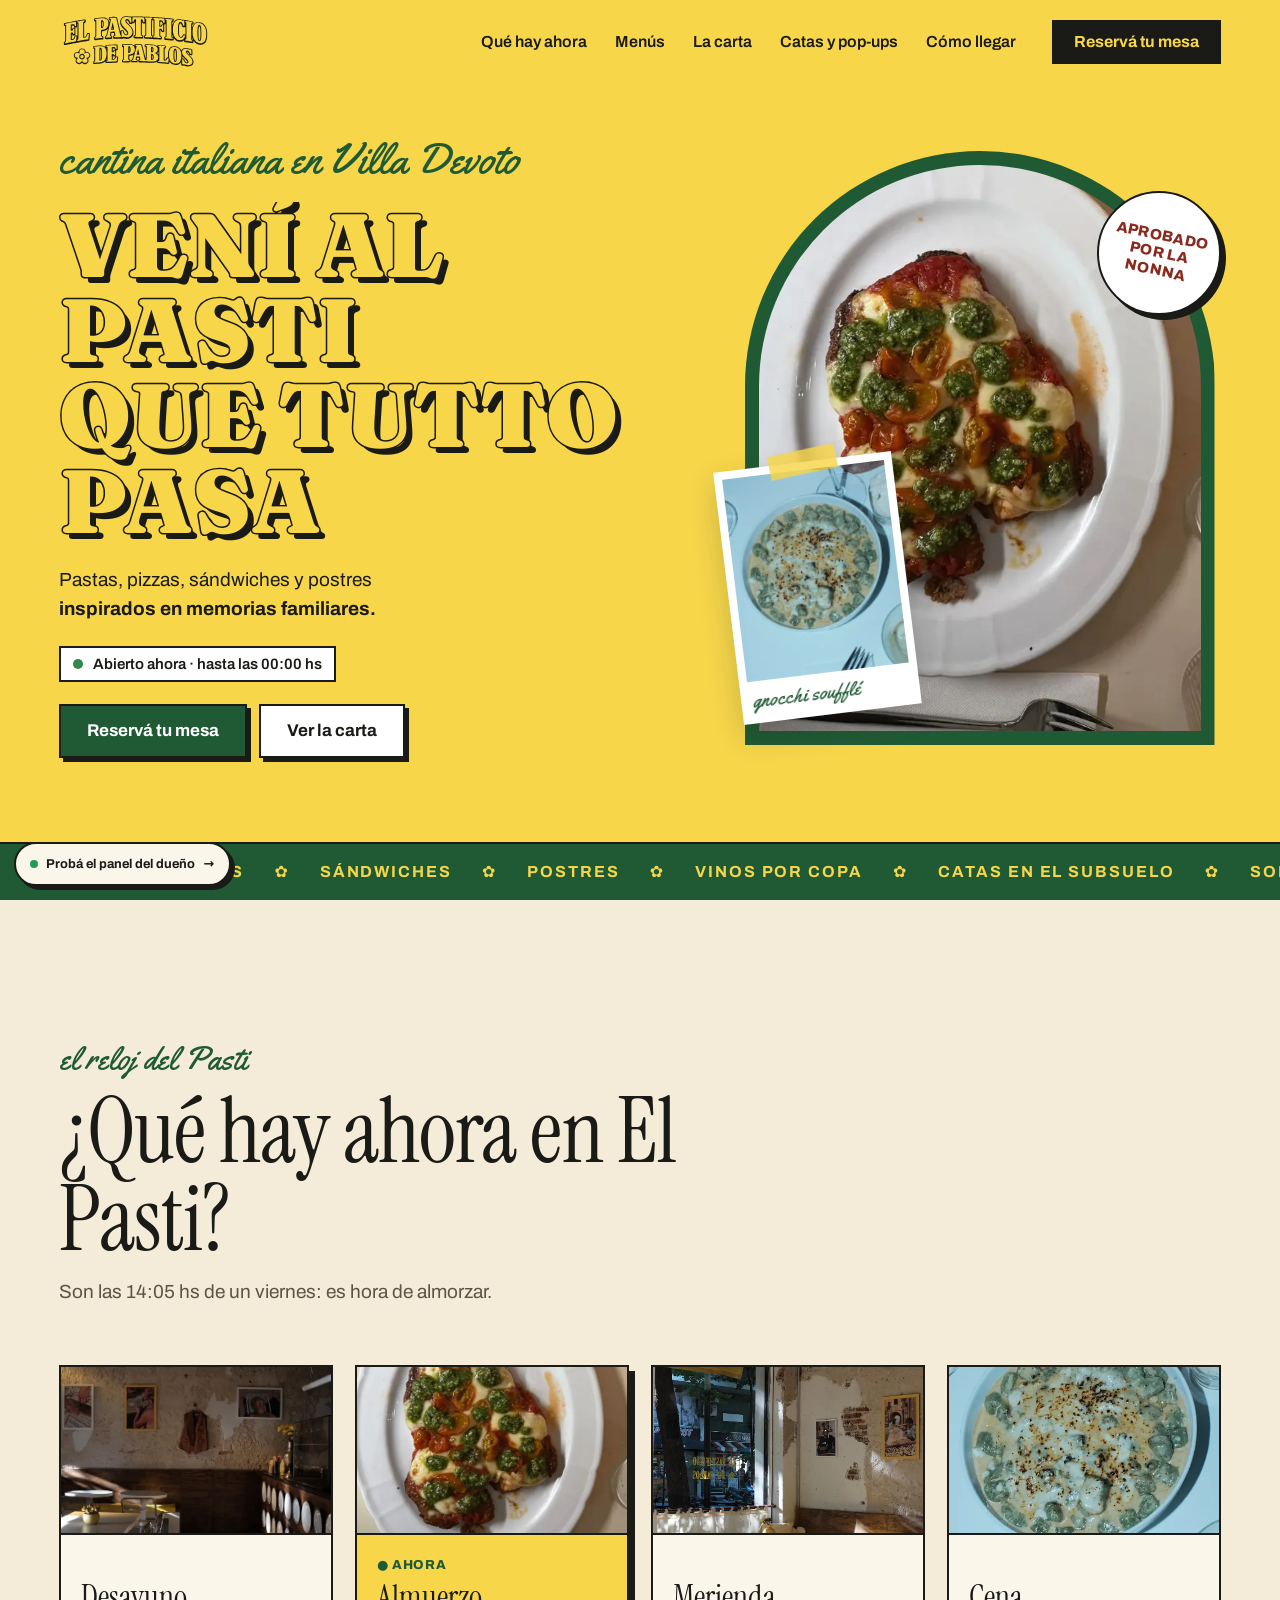
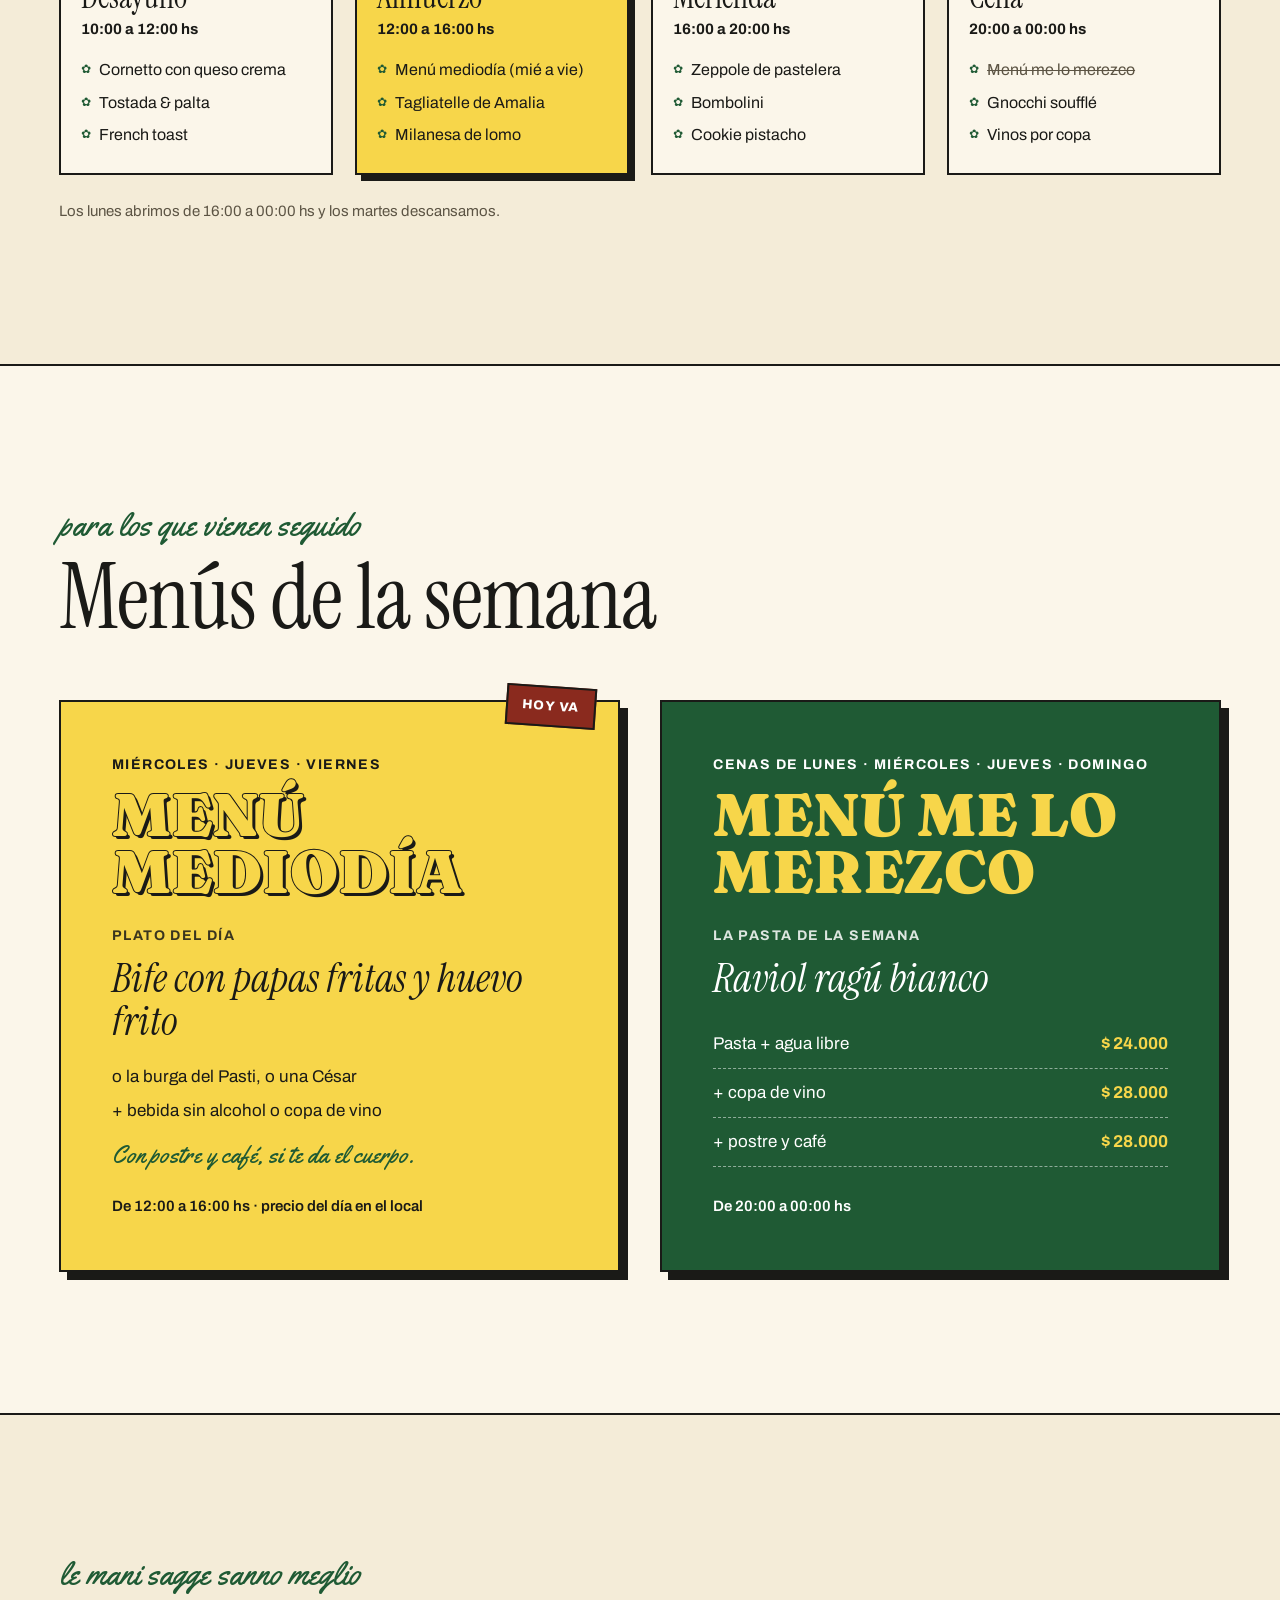
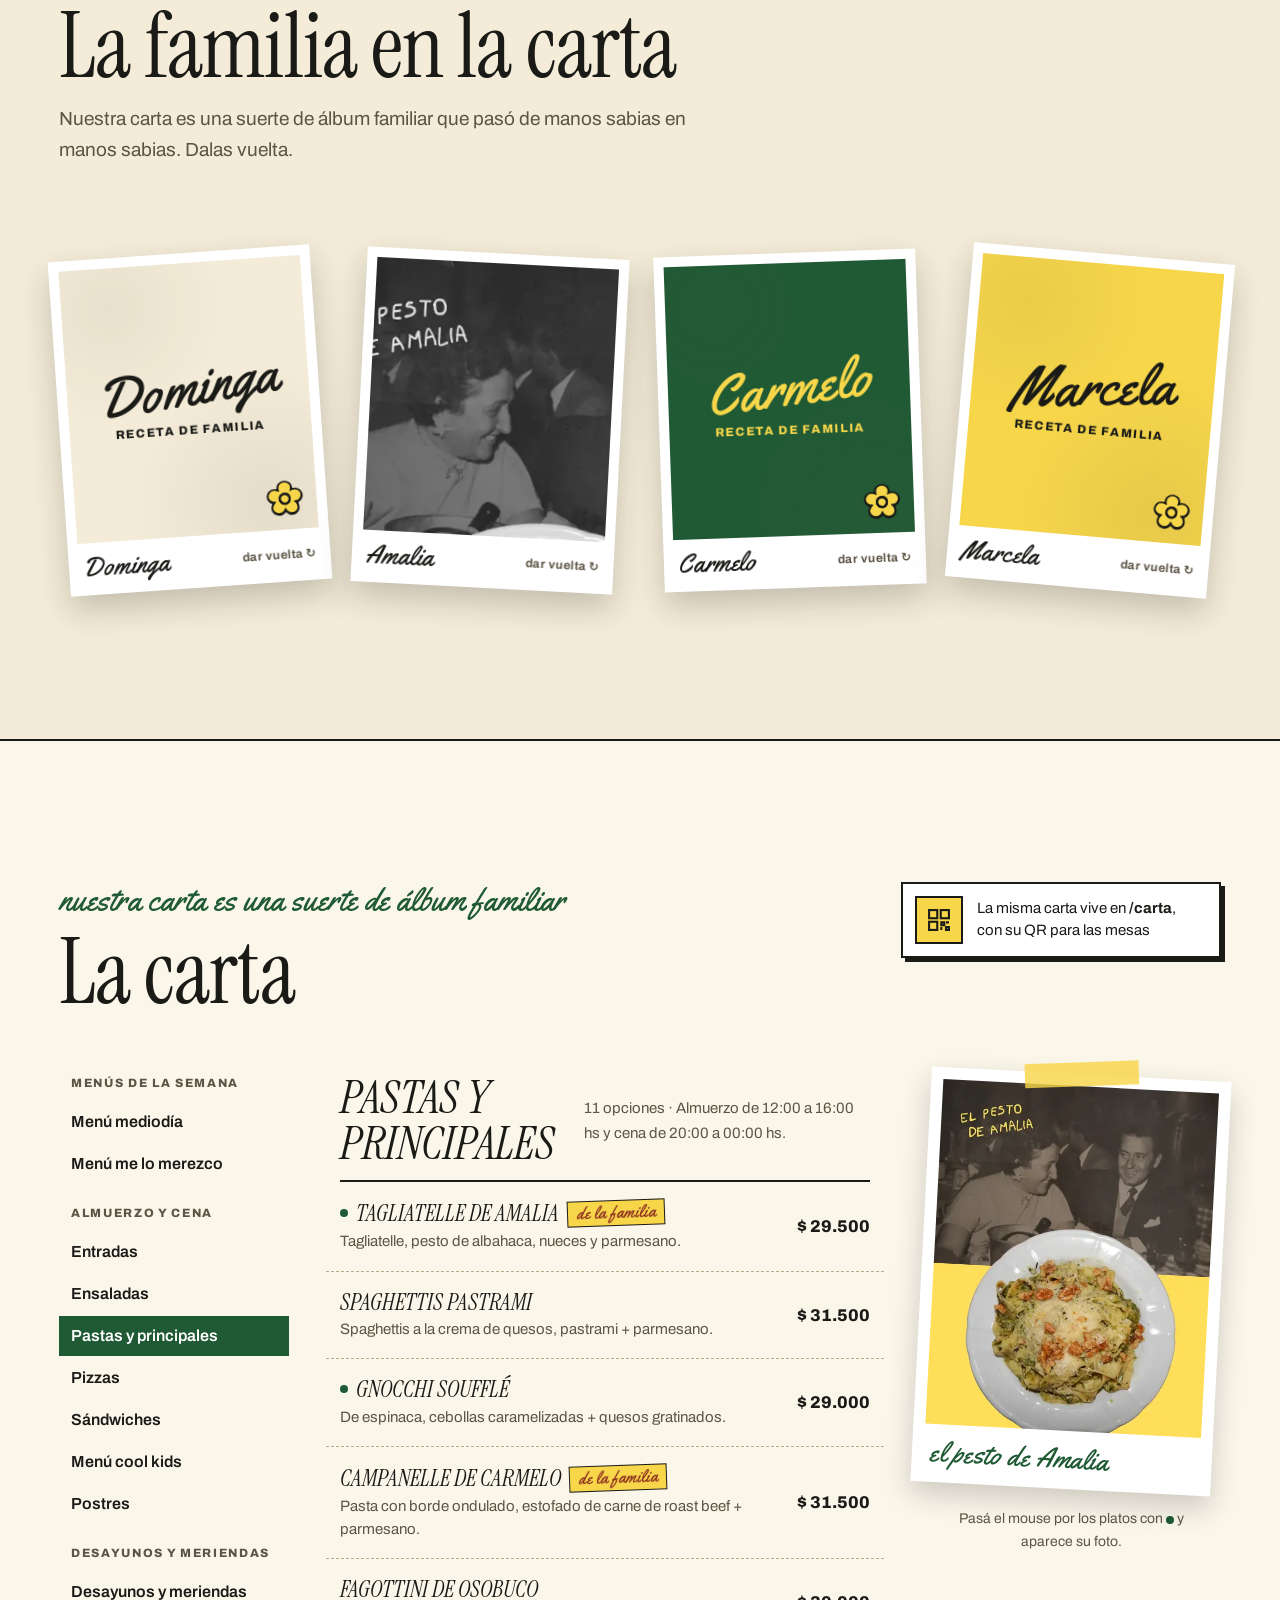
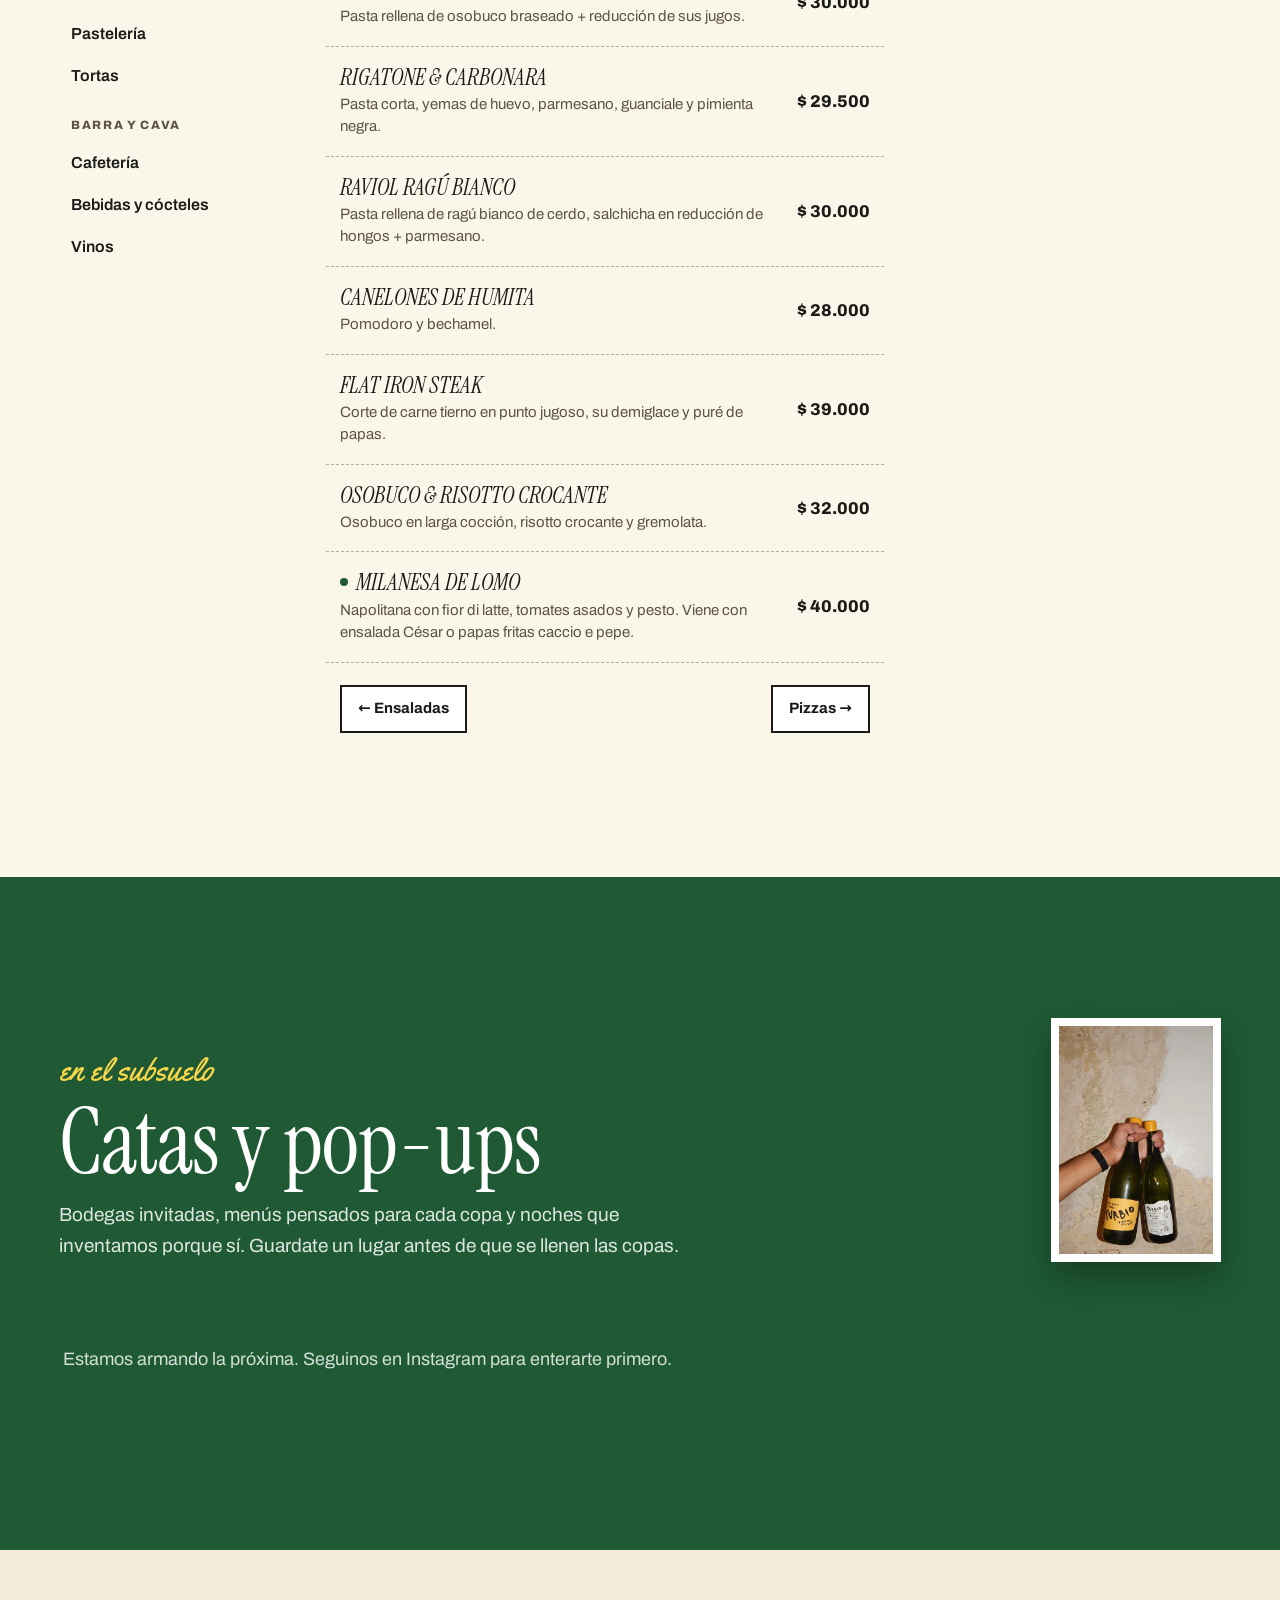
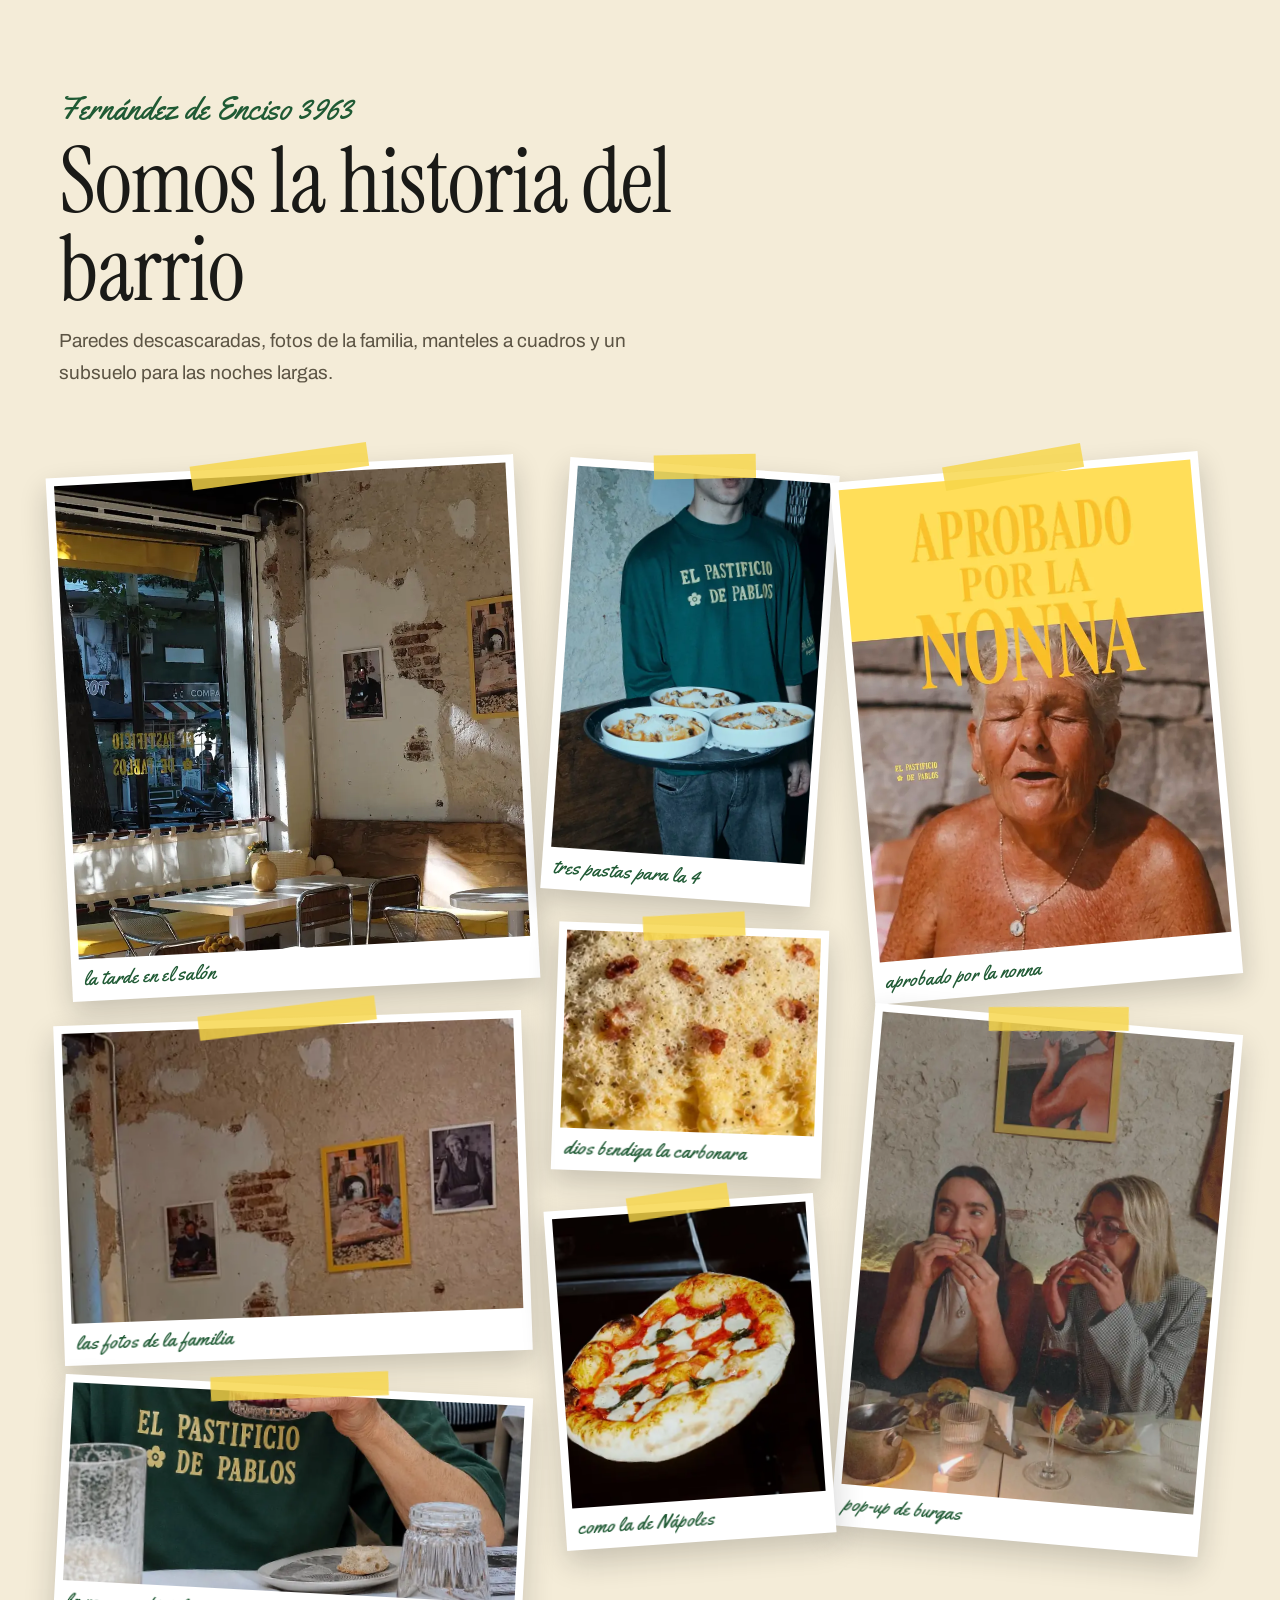
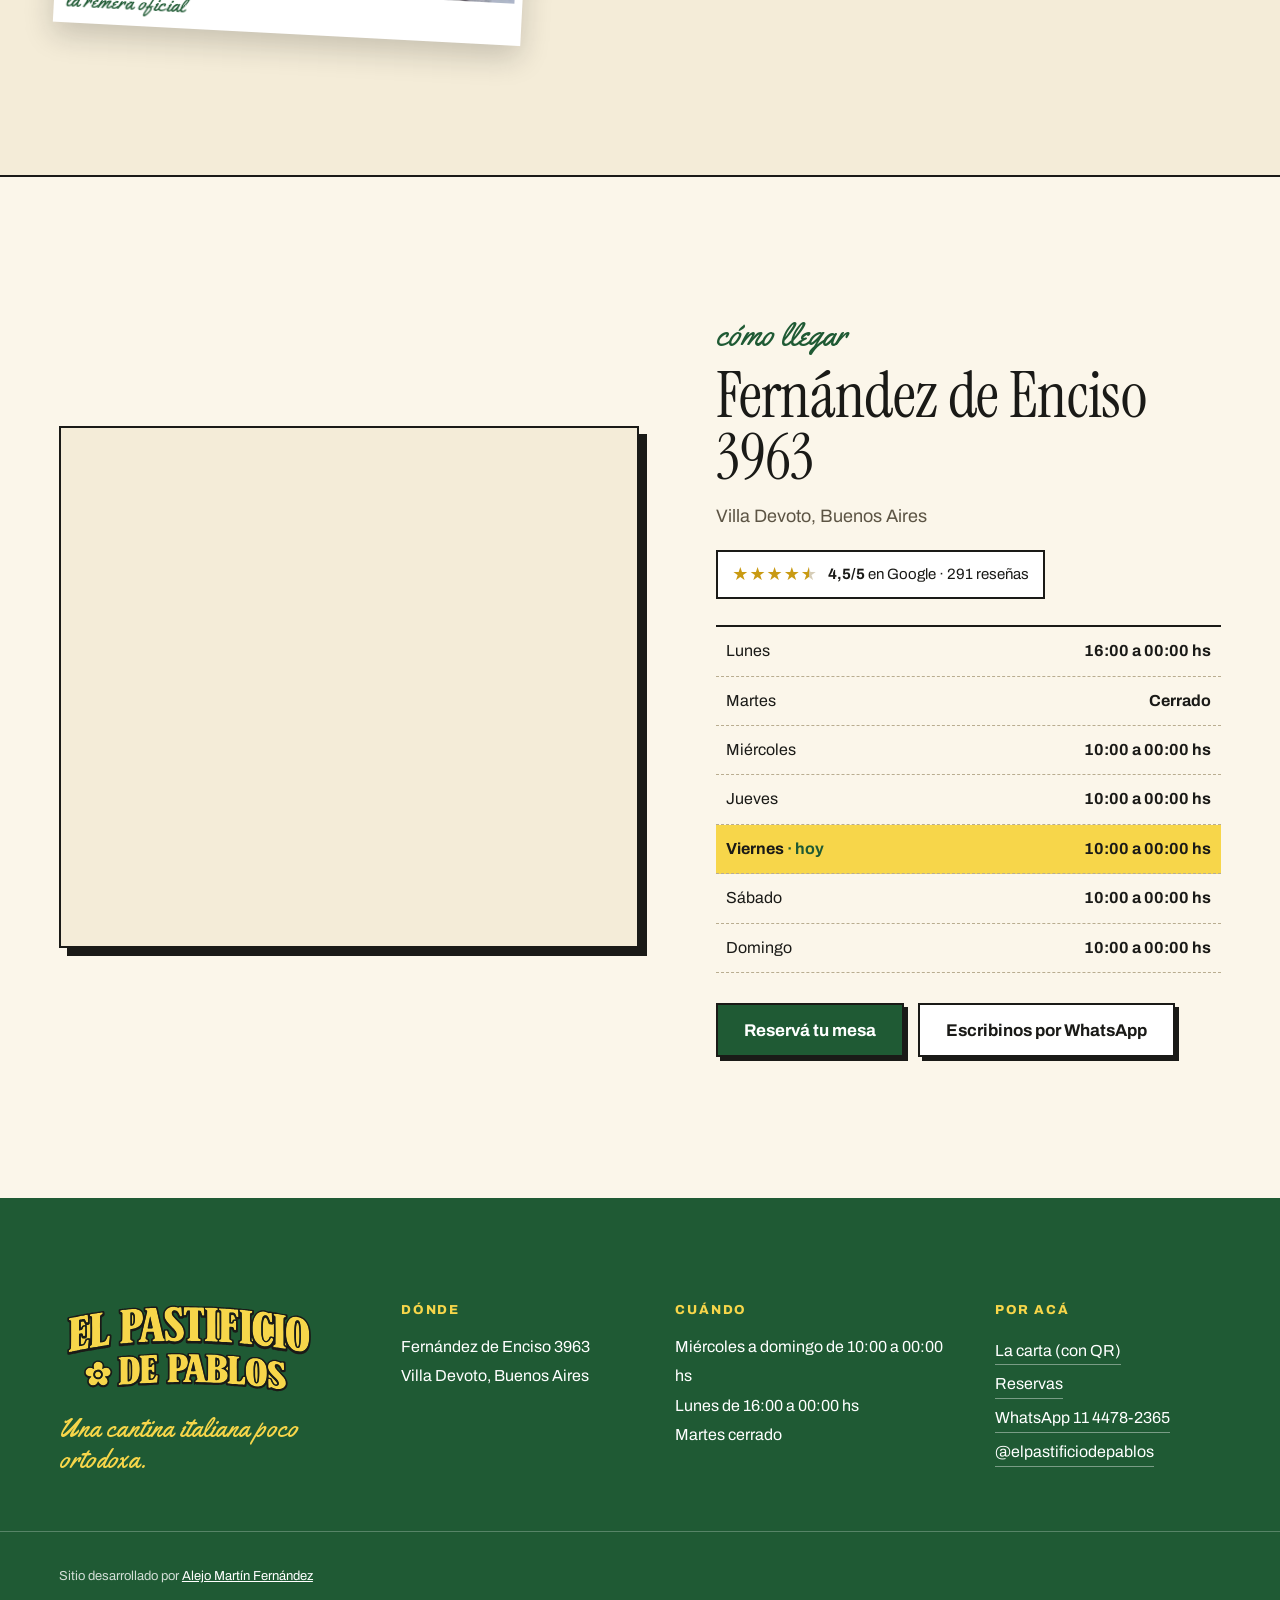
<file: index.html>
<!doctype html>
<html lang="es">
<head>
<meta charset="utf-8">
<meta name="viewport" content="width=device-width, initial-scale=1, viewport-fit=cover">
<title>El Pastificio de Pablos · Cantina italiana en Villa Devoto</title>
<meta name="description" content="Una cantina italiana poco ortodoxa en Villa Devoto: la carta, el menú del mediodía, las catas y las reservas en un solo lugar.">
<meta property="og:type" content="website">
<meta property="og:site_name" content="El Pastificio de Pablos">
<meta property="og:url" content="https://elpastificiodepablos.vercel.app/">
<meta property="og:title" content="El Pastificio de Pablos · Cantina italiana en Devoto">
<meta property="og:description" content="La carta, el menú del mediodía y las catas en un solo lugar. Fernández de Enciso 3963.">
<meta property="og:image" content="https://elpastificiodepablos.vercel.app/img/og.jpg?v=1">
<meta property="og:image:width" content="1200">
<meta property="og:image:height" content="630">
<meta property="og:image:type" content="image/jpeg">
<meta property="og:image:alt" content="El Pastificio de Pablos, una cantina italiana poco ortodoxa en Villa Devoto">
<meta name="twitter:card" content="summary_large_image">
<meta name="twitter:image" content="https://elpastificiodepablos.vercel.app/img/og.jpg?v=1">
<meta name="theme-color" content="#f7d64a">
<link rel="icon" href="img/flor.svg" type="image/svg+xml">
<script>
  (function () {
    var d = document.documentElement; d.classList.add('js');
    var reduce = window.matchMedia && matchMedia('(prefers-reduced-motion: reduce)').matches;
    if (!reduce) d.classList.add('con-intro');
  })();
</script>
<link rel="preload" href="fonts/fraunces-latin-900-normal.woff2" as="font" type="font/woff2" crossorigin>
<link rel="preload" href="fonts/archivo-latin-wght-normal.woff2" as="font" type="font/woff2" crossorigin>
<link rel="preload" href="img/logo-texto.svg" as="image">
<link rel="stylesheet" href="css/fuentes.css?v=1">
<link rel="stylesheet" href="kit/kit.css?v=1">
<link rel="stylesheet" href="css/style.css?v=1">
</head>
<body>

<div class="intro" id="intro" aria-hidden="true">
  <div class="intro__logo">
    <img class="intro__texto" src="img/logo-texto.svg" alt="" width="500" height="190">
    <img class="intro__flor" src="img/flor.svg" alt="" width="60" height="58">
  </div>
  <span class="intro__borde"></span>
</div>

<header class="barra" id="barra">
  <div class="barra__in">
    <a class="barra__logo" href="#inicio" aria-label="El Pastificio de Pablos, inicio"><img src="img/logo.svg" alt="El Pastificio de Pablos" width="500" height="190"></a>
    <nav class="barra__nav" aria-label="Secciones">
      <a href="#ahora">Qué hay ahora</a>
      <a href="#menus">Menús</a>
      <a href="#carta">La carta</a>
      <a href="#catas">Catas y pop-ups</a>
      <a href="#llegar">Cómo llegar</a>
    </nav>
    <a class="btn btn--tinta barra__cta" href="https://elpastificiodepablos.meitre.com" target="_blank" rel="noopener"><span>Reservá<span class="solo-desk"> tu mesa</span></span></a>
    <button class="barra__menu" type="button" aria-label="Abrir menú" aria-expanded="false" aria-controls="menu"><span></span><span></span></button>
  </div>
</header>

<div class="menu" id="menu" hidden>
  <nav aria-label="Menú">
    <a href="#ahora">Qué hay ahora</a>
    <a href="#menus">Menús de la semana</a>
    <a href="#familia">La familia</a>
    <a href="#carta">La carta</a>
    <a href="#catas">Catas y pop-ups</a>
    <a href="#salon">El salón</a>
    <a href="#llegar">Cómo llegar</a>
  </nav>
  <a class="btn btn--verde btn--grande" href="https://elpastificiodepablos.meitre.com" target="_blank" rel="noopener">Reservá tu mesa</a>
</div>

<main id="inicio">

  <!-- HERO -->
  <section class="hero" aria-labelledby="hero-t">
    <div class="hero__in">
      <div class="hero__texto">
        <p class="hero__script" data-h="1">cantina italiana en Villa Devoto</p>
        <h1 class="hero__t" id="hero-t"><span class="linea" data-h="2"><span>Vení al Pasti</span></span> <span class="linea" data-h="3"><span>que tutto pasa</span></span></h1>
        <p class="hero__sub" data-h="4">Pastas, pizzas, sándwiches y postres <b>inspirados en memorias familiares.</b></p>
        <p class="estado" data-h="5" data-estado><span class="estado__punto"></span><span data-estado-txt>Abrimos de miércoles a domingo de 10:00 a 00:00 hs</span></p>
        <div class="hero__btns" data-h="6">
          <a class="btn btn--verde btn--grande" href="https://elpastificiodepablos.meitre.com" target="_blank" rel="noopener">Reservá tu mesa</a>
          <a class="btn btn--blanco btn--grande" href="#carta">Ver la carta</a>
        </div>
      </div>
      <div class="hero__foto">
        <div class="arco" data-h="3">
          <picture>
            <source media="(min-width: 900px)" srcset="img/salon-arco-700.webp 700w, img/salon-arco-1100.webp 1100w" sizes="(min-width: 1300px) 520px, 40vw">
            <img src="img/milanesa-640.webp" alt="Milanesa de lomo napolitana con pesto y papitas caccio e pepe" width="648" height="783" fetchpriority="high">
          </picture>
        </div>
        <figure class="polaroid hero__polaroid" data-h="5">
          <img src="img/gnocchi-480.webp" alt="Gnocchi soufflé de espinaca gratinados" width="480" height="600">
          <figcaption>gnocchi<span class="solo-desk"> soufflé</span></figcaption>
        </figure>
        <div class="sello" data-h="6" aria-hidden="true"><span>Aprobado<br>por la<br>nonna</span></div>
      </div>
    </div>
    <div class="cinta" aria-hidden="true">
      <div class="cinta__pista">
        <span>Pastas</span><i>✿</i><span>Pizzas</span><i>✿</i><span>Sándwiches</span><i>✿</i><span>Postres</span><i>✿</i><span>Vinos por copa</span><i>✿</i><span>Catas en el subsuelo</span><i>✿</i><span>Somos la historia del barrio</span><i>✿</i>
        <span>Pastas</span><i>✿</i><span>Pizzas</span><i>✿</i><span>Sándwiches</span><i>✿</i><span>Postres</span><i>✿</i><span>Vinos por copa</span><i>✿</i><span>Catas en el subsuelo</span><i>✿</i><span>Somos la historia del barrio</span><i>✿</i>
      </div>
    </div>
  </section>

  <!-- EL RELOJ -->
  <section class="sec ahora" id="ahora" aria-labelledby="ahora-t">
    <div class="sec__in">
      <div class="sec__head">
        <p class="kicker rev">el reloj del Pasti</p>
        <h2 class="sec__t rev" id="ahora-t">¿Qué hay ahora en El Pasti?</h2>
        <p class="sec__sub rev" data-reloj-frase>Desayunos, almuerzos, meriendas y cenas: cada hora tiene lo suyo.</p>
      </div>
      <div class="franjas fila" data-franjas>
        <article class="franja rev" data-franja="desayuno">
          <div class="franja__foto"><img src="img/salon-2-600.webp" alt="El salón de El Pasti con luz de la mañana" width="600" height="746" loading="lazy"></div>
          <div class="franja__txt">
            <span class="franja__ahora">● ahora</span>
            <h3>Desayuno</h3><p class="franja__hs">10:00 a 12:00 hs</p>
            <ul><li>Cornetto con queso crema</li><li>Tostada &amp; palta</li><li>French toast</li></ul>
          </div>
        </article>
        <article class="franja rev" data-franja="almuerzo">
          <div class="franja__foto"><img src="img/milanesa-640.webp" alt="Milanesa de lomo napolitana" width="640" height="773" loading="lazy"></div>
          <div class="franja__txt">
            <span class="franja__ahora">● ahora</span>
            <h3>Almuerzo</h3><p class="franja__hs">12:00 a 16:00 hs</p>
            <ul><li data-solo-mediodia>Menú mediodía (mié a vie)</li><li>Tagliatelle de Amalia</li><li>Milanesa de lomo</li></ul>
          </div>
        </article>
        <article class="franja rev" data-franja="merienda">
          <div class="franja__foto"><img src="img/salon-ancho-900.webp" alt="Mesas del salón con sol de la tarde" width="900" height="831" loading="lazy"></div>
          <div class="franja__txt">
            <span class="franja__ahora">● ahora</span>
            <h3>Merienda</h3><p class="franja__hs">16:00 a 20:00 hs</p>
            <ul><li>Zeppole de pastelera</li><li>Bombolini</li><li>Cookie pistacho</li></ul>
          </div>
        </article>
        <article class="franja rev" data-franja="cena">
          <div class="franja__foto"><img src="img/gnocchi-480.webp" alt="Gnocchi soufflé gratinados" width="480" height="600" loading="lazy"></div>
          <div class="franja__txt">
            <span class="franja__ahora">● ahora</span>
            <h3>Cena</h3><p class="franja__hs">20:00 a 00:00 hs</p>
            <ul><li data-solo-merezco>Menú me lo merezco</li><li>Gnocchi soufflé</li><li>Vinos por copa</li></ul>
          </div>
        </article>
      </div>
      <p class="ahora__nota rev" data-reloj-nota>Los lunes abrimos de 16:00 a 00:00 hs y los martes descansamos.</p>
    </div>
  </section>

  <!-- MENÚS DE LA SEMANA -->
  <section class="sec menus" id="menus" aria-labelledby="menus-t">
    <div class="sec__in">
      <div class="sec__head">
        <p class="kicker rev">para los que vienen seguido</p>
        <h2 class="sec__t rev" id="menus-t">Menús de la semana</h2>
      </div>
      <div class="placas">
        <article class="placa placa--amarilla rev" data-placa="mediodia">
          <span class="placa__hoy">Hoy va</span>
          <p class="placa__dias">miércoles · jueves · viernes</p>
          <h3 class="placa__t">Menú mediodía</h3>
          <p class="placa__lbl">Plato del día</p>
          <p class="placa__plato" data-kit-destacado="mediodia.plato">Bife con papas fritas y huevo frito</p>
          <ul class="placa__lista">
            <li>o la burga del Pasti, o una César</li>
            <li>+ bebida sin alcohol o copa de vino</li>
          </ul>
          <p class="placa__nota" data-kit-destacado="mediodia.nota">Con postre y café, si te da el cuerpo.</p>
          <p class="placa__pie">De 12:00 a 16:00 hs · precio del día en el local</p>
        </article>
        <article class="placa placa--verde rev" data-placa="merezco">
          <span class="placa__hoy">Hoy va</span>
          <p class="placa__dias">cenas de lunes · miércoles · jueves · domingo</p>
          <h3 class="placa__t">Menú me lo merezco</h3>
          <p class="placa__lbl">La pasta de la semana</p>
          <p class="placa__plato" data-kit-destacado="merezco.pasta">Raviol ragú bianco</p>
          <ul class="placa__precios" data-merezco>
            <li><span>Pasta + agua libre</span><b>$24.000</b></li>
            <li><span>+ copa de vino</span><b>$28.000</b></li>
            <li><span>+ postre y café</span><b>$28.000</b></li>
          </ul>
          <p class="placa__pie">De 20:00 a 00:00 hs</p>
        </article>
      </div>
    </div>
  </section>

  <!-- LA FAMILIA -->
  <section class="sec familia" id="familia" aria-labelledby="familia-t">
    <div class="sec__in">
      <div class="sec__head">
        <p class="kicker rev">le mani sagge sanno meglio</p>
        <h2 class="sec__t rev" id="familia-t">La familia en la carta</h2>
        <p class="sec__sub rev">Nuestra carta es una suerte de álbum familiar que pasó de manos sabias en manos sabias. Dalas vuelta.</p>
      </div>
      <div class="album fila" data-album>
        <div class="foto-fam rev" data-fam="ajies-dominga" data-nombre="Dominga" style="--r:-4deg">
          <span class="foto-fam__cara foto-fam__frente">
            <span class="foto-fam__papel"><span class="foto-fam__nombre">Dominga</span><span class="foto-fam__sub">receta de familia</span><img class="foto-fam__flor" src="img/flor.svg" alt="" width="60" height="58"></span>
            <span class="foto-fam__pie">Dominga</span>
          </span>
          <span class="foto-fam__cara foto-fam__dorso" data-dorso></span>
        </div>
        <div class="foto-fam rev" data-fam="tagliatelle-amalia" data-nombre="Amalia" style="--r:3deg">
          <span class="foto-fam__cara foto-fam__frente">
            <img class="foto-fam__img" src="img/amalia-archivo-600.webp" alt="Amalia en una foto de archivo" width="600" height="330" loading="lazy">
            <span class="foto-fam__pie">Amalia</span>
          </span>
          <span class="foto-fam__cara foto-fam__dorso" data-dorso></span>
        </div>
        <div class="foto-fam rev" data-fam="campanelle-carmelo" data-nombre="Carmelo" style="--r:-2deg">
          <span class="foto-fam__cara foto-fam__frente">
            <span class="foto-fam__papel foto-fam__papel--verde"><span class="foto-fam__nombre">Carmelo</span><span class="foto-fam__sub">receta de familia</span><img class="foto-fam__flor" src="img/flor.svg" alt="" width="60" height="58"></span>
            <span class="foto-fam__pie">Carmelo</span>
          </span>
          <span class="foto-fam__cara foto-fam__dorso" data-dorso></span>
        </div>
        <div class="foto-fam rev" data-fam="tiramisu-marcela" data-nombre="Marcela" style="--r:5deg">
          <span class="foto-fam__cara foto-fam__frente">
            <span class="foto-fam__papel foto-fam__papel--amarillo"><span class="foto-fam__nombre">Marcela</span><span class="foto-fam__sub">receta de familia</span><img class="foto-fam__flor" src="img/flor.svg" alt="" width="60" height="58"></span>
            <span class="foto-fam__pie">Marcela</span>
          </span>
          <span class="foto-fam__cara foto-fam__dorso" data-dorso></span>
        </div>
      </div>
    </div>
  </section>

  <!-- LA CARTA -->
  <section class="sec carta" id="carta" aria-labelledby="carta-t">
    <div class="sec__in">
      <div class="sec__head sec__head--fila">
        <div>
          <p class="kicker rev">nuestra carta es una suerte de álbum familiar</p>
          <h2 class="sec__t rev" id="carta-t">La carta</h2>
        </div>
        <a class="carta__qr rev" href="carta/" target="_blank" rel="noopener">
          <span class="carta__qr-ico" aria-hidden="true"><svg viewBox="0 0 24 24"><rect x="3.5" y="3.5" width="7" height="7"/><rect x="13.5" y="3.5" width="7" height="7"/><rect x="3.5" y="13.5" width="7" height="7"/><path d="M14 14h2.5v2.5H14zM18 18h2.5v2.5H18zM18 14h2.5M14 18v2.5"/></svg></span>
          <span>La misma carta vive en <b>/carta</b>, con su QR para las mesas</span>
        </a>
      </div>
      <div class="carta__grid">
        <div class="carta__kit" data-kit="carta" data-kit-pedir="false" data-kit-categoria="pastas" aria-label="Carta"></div>
        <aside class="carta__foto" aria-hidden="true">
          <figure class="polaroid polaroid--grande" data-carta-foto>
            <img src="img/tagliatelle-amalia-480.webp" alt="" width="480" height="600" data-carta-img>
            <figcaption data-carta-cap>el pesto de Amalia</figcaption>
          </figure>
          <p class="carta__ayuda">Pasá el mouse por los platos con <span class="punto"></span> y aparece su foto.</p>
        </aside>
      </div>
    </div>
  </section>

  <!-- CATAS -->
  <section class="sec catas" id="catas" aria-labelledby="catas-t">
    <div class="sec__in">
      <div class="sec__head sec__head--fila">
        <div>
          <p class="kicker kicker--claro rev">en el subsuelo</p>
          <h2 class="sec__t rev" id="catas-t">Catas y pop-ups</h2>
          <p class="sec__sub rev">Bodegas invitadas, menús pensados para cada copa y noches que inventamos porque sí. Guardate un lugar antes de que se llenen las copas.</p>
        </div>
        <img class="catas__vinos rev" src="img/vinos-600.webp" alt="Dos botellas de vino natural de la carta" width="600" height="853" loading="lazy">
      </div>
      <div class="tickets fila" data-tickets>
        <p class="tickets__cargando">Cargando la agenda…</p>
      </div>
    </div>
  </section>

  <!-- EL SALÓN -->
  <section class="sec salon" id="salon" aria-labelledby="salon-t">
    <div class="sec__in">
      <div class="sec__head">
        <p class="kicker rev">Fernández de Enciso 3963</p>
        <h2 class="sec__t rev" id="salon-t">Somos la historia del barrio</h2>
        <p class="sec__sub rev">Paredes descascaradas, fotos de la familia, manteles a cuadros y un subsuelo para las noches largas.</p>
      </div>
      <div class="mosaico fila" data-mosaico>
        <figure class="polaroid m1 rev" style="--r:-3deg"><img src="img/salon-ancho-900.webp" alt="El salón con sol de la tarde" width="900" height="831" loading="lazy"><figcaption>la tarde en el salón</figcaption></figure>
        <figure class="polaroid m2 rev" style="--r:4deg"><img src="img/mozo-700.webp" alt="Mozo con la remera de El Pastificio llevando tres platos de pasta" width="700" height="788" loading="lazy"><figcaption>tres pastas para la 4</figcaption></figure>
        <figure class="polaroid m3 rev" style="--r:-5deg"><img src="img/nonna-aprobado-700.webp" alt="Placa Aprobado por la nonna" width="700" height="875" loading="lazy"><figcaption>aprobado por la nonna</figcaption></figure>
        <figure class="polaroid m4 rev" style="--r:2deg"><img src="img/carbonara-640.webp" alt="Carbonara con guanciale y parmesano" width="640" height="288" loading="lazy"><figcaption>dios bendiga la carbonara</figcaption></figure>
        <figure class="polaroid m5 rev" style="--r:-2deg"><img src="img/salon-pared-700.webp" alt="Pared descascarada con fotos de la familia" width="700" height="368" loading="lazy"><figcaption>las fotos de la familia</figcaption></figure>
        <figure class="polaroid m6 rev" style="--r:5deg"><img src="img/popup-burgas-700.webp" alt="Las cocineras del pop-up de burgas comiendo hamburguesas" width="700" height="933" loading="lazy"><figcaption>pop-up de burgas</figcaption></figure>
        <figure class="polaroid m7 rev" style="--r:-4deg"><img src="img/margarita-640.webp" alt="Pizza margarita en la pala" width="640" height="487" loading="lazy"><figcaption>como la de Nápoles</figcaption></figure>
        <figure class="polaroid m8 rev" style="--r:3deg"><img src="img/nonna-remera-900.webp" alt="Una nonna con la remera verde de El Pastificio" width="900" height="450" loading="lazy"><figcaption>la remera oficial</figcaption></figure>
      </div>
    </div>
  </section>

  <!-- CÓMO LLEGAR -->
  <section class="sec llegar" id="llegar" aria-labelledby="llegar-t">
    <div class="sec__in llegar__grid">
      <div class="llegar__mapa rev">
        <iframe title="Mapa: El Pastificio de Pablos, Fernández de Enciso 3963" src="https://www.google.com/maps?q=Fern%C3%A1ndez%20de%20Enciso%203963%2C%20Villa%20Devoto%2C%20CABA&amp;output=embed" loading="lazy" referrerpolicy="no-referrer-when-downgrade"></iframe>
      </div>
      <div class="llegar__info">
        <p class="kicker rev">cómo llegar</p>
        <h2 class="sec__t rev" id="llegar-t">Fernández de Enciso 3963</h2>
        <p class="llegar__barrio rev">Villa Devoto, Buenos Aires</p>
        <a class="google rev" href="https://www.google.com/maps/search/?api=1&amp;query=El%20Pastificio%20de%20Pablos%20Fern%C3%A1ndez%20de%20Enciso%203963" target="_blank" rel="noopener">
          <span class="google__estrellas" aria-hidden="true">★★★★<span class="media">★</span></span>
          <span><b>4,5/5</b> en Google · 291 reseñas</span>
        </a>
        <ul class="horarios rev" data-horarios>
          <li data-dia="1"><span>Lunes</span><b>16:00 a 00:00 hs</b></li>
          <li data-dia="2"><span>Martes</span><b>Cerrado</b></li>
          <li data-dia="3"><span>Miércoles</span><b>10:00 a 00:00 hs</b></li>
          <li data-dia="4"><span>Jueves</span><b>10:00 a 00:00 hs</b></li>
          <li data-dia="5"><span>Viernes</span><b>10:00 a 00:00 hs</b></li>
          <li data-dia="6"><span>Sábado</span><b>10:00 a 00:00 hs</b></li>
          <li data-dia="0"><span>Domingo</span><b>10:00 a 00:00 hs</b></li>
        </ul>
        <div class="llegar__btns rev">
          <a class="btn btn--verde btn--grande" href="https://elpastificiodepablos.meitre.com" target="_blank" rel="noopener">Reservá tu mesa</a>
          <a class="btn btn--blanco btn--grande" href="https://wa.me/5491144782365" target="_blank" rel="noopener">Escribinos por WhatsApp</a>
        </div>
      </div>
    </div>
  </section>
</main>

<footer class="pie">
  <div class="pie__in">
    <div class="pie__marca">
      <img src="img/logo.svg" alt="El Pastificio de Pablos" width="500" height="190" loading="lazy">
      <p class="pie__frase">Una cantina italiana poco ortodoxa.</p>
    </div>
    <div class="pie__col">
      <h3>Dónde</h3>
      <p>Fernández de Enciso 3963<br>Villa Devoto, Buenos Aires</p>
    </div>
    <div class="pie__col">
      <h3>Cuándo</h3>
      <p>Miércoles a domingo de 10:00 a 00:00 hs<br>Lunes de 16:00 a 00:00 hs<br>Martes cerrado</p>
    </div>
    <div class="pie__col">
      <h3>Por acá</h3>
      <p><a href="carta/" target="_blank" rel="noopener">La carta (con QR)</a><br>
      <a href="https://elpastificiodepablos.meitre.com" target="_blank" rel="noopener">Reservas</a><br>
      <a href="https://wa.me/5491144782365" target="_blank" rel="noopener">WhatsApp 11 4478-2365</a><br>
      <a href="https://www.instagram.com/elpastificiodepablos/" target="_blank" rel="noopener">@elpastificiodepablos</a></p>
    </div>
  </div>
  <p class="pie__credito">Sitio desarrollado por <a href="https://alejomfernandez.com.ar" target="_blank" rel="noopener">Alejo Martín Fernández</a></p>
</footer>

<script type="module" src="js/main.js?v=1"></script>
</body>
</html>
</file>
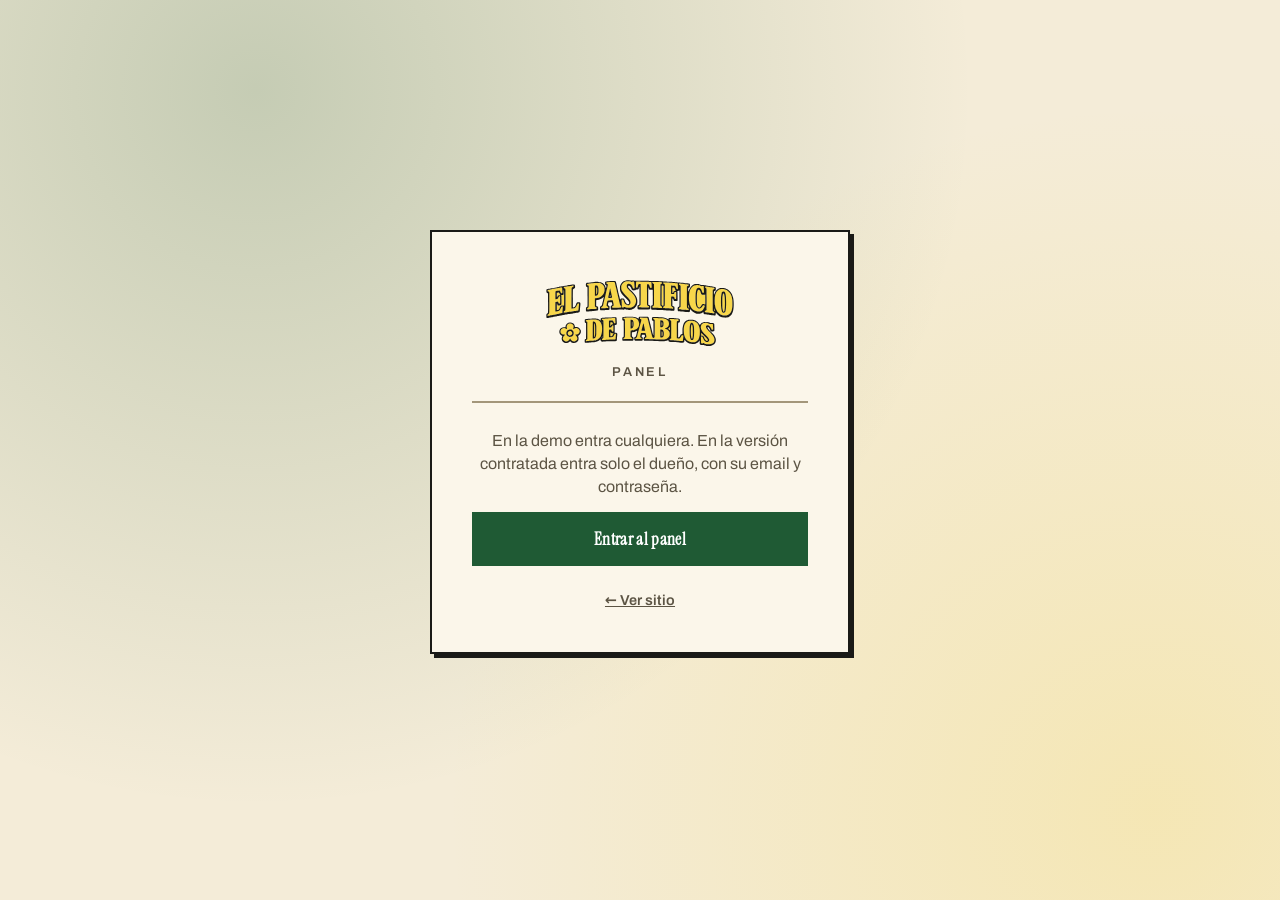
<file: admin/index.html>
<!doctype html>
<!-- Plantilla del panel. Va en web/admin/index.html de cada demo (scripts/instalar.mjs la copia). -->
<html lang="es">
<head>
<meta charset="utf-8">
<meta name="viewport" content="width=device-width, initial-scale=1, viewport-fit=cover">
<meta name="robots" content="noindex, nofollow">
<meta name="theme-color" content="#111111">
<title>Panel</title>
<script>
  // /admin sin barra final rompe las rutas relativas en algunos servidores (XAMPP): la agregamos.
  if (!/\/$|\.html$/.test(location.pathname)) location.replace(location.pathname + '/' + location.search + location.hash);
</script>
<link rel="stylesheet" href="../css/fuentes.css?v=1">
<link rel="icon" href="../img/flor.svg" type="image/svg+xml">
<link rel="stylesheet" href="../kit/kit.css?v=1">
<link rel="stylesheet" href="../kit/admin/admin.css?v=1">
</head>
<body>
<div id="kit-admin" class="kit-root kit-admin" aria-busy="true"></div>
<script type="module">
  import { initAdmin } from '../kit/admin/admin.js?v=1';
  initAdmin({ config: '../cliente.json', sitio: '../' });
</script>
</body>
</html>
</file>
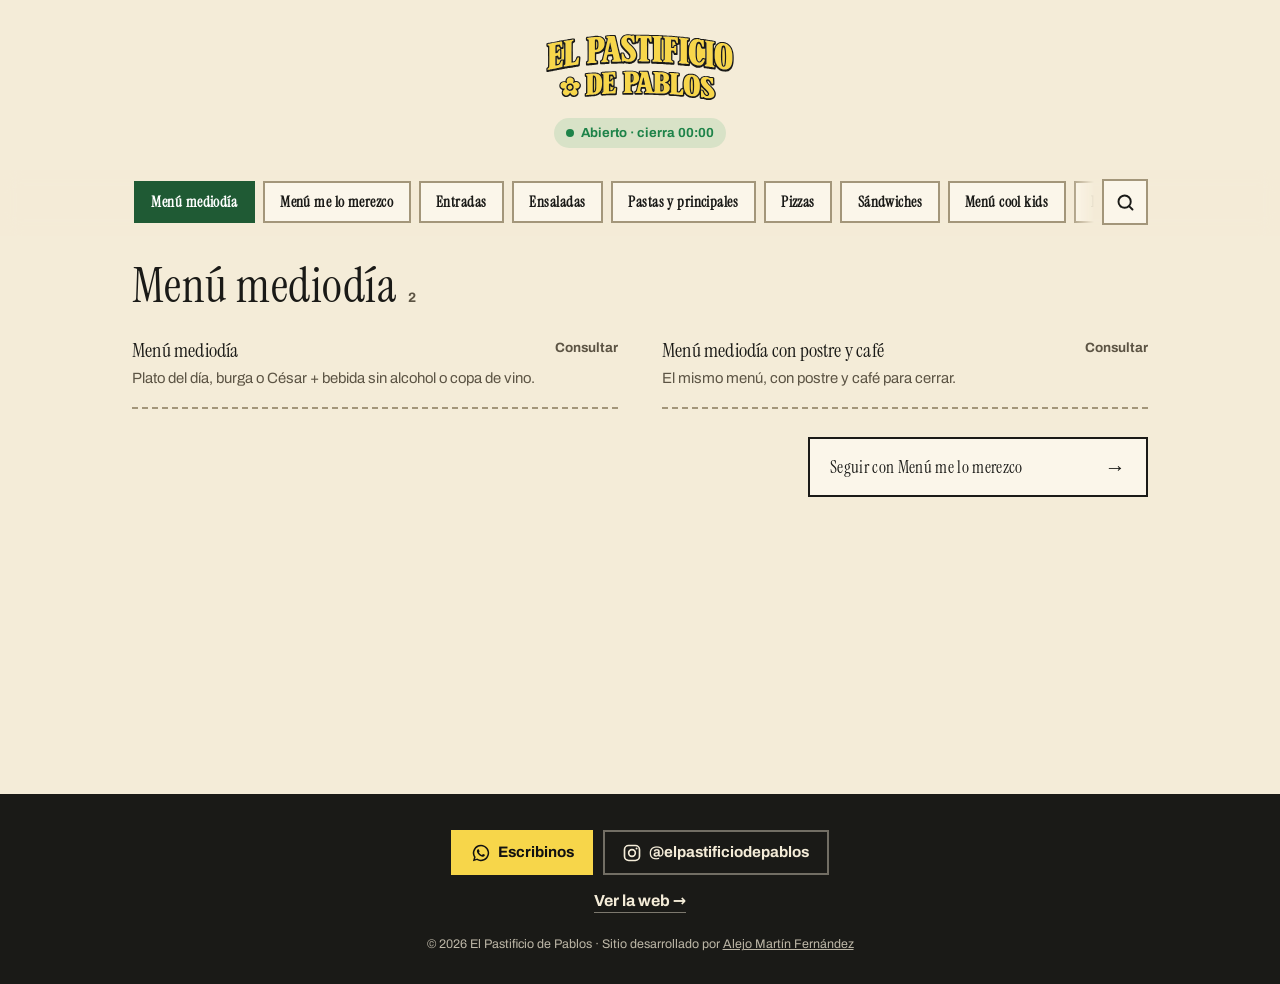
<file: carta/index.html>
<!doctype html>
<!-- Carta pública: la página a la que lleva el QR de las mesas. Va en web/carta/index.html de cada demo (scripts/instalar.mjs la copia).
     Se edita desde /admin (Carta) y el QR + las tarjetas para imprimir salen de /admin (QR de la carta). -->
<html lang="es">
<head>
<meta charset="utf-8">
<meta name="viewport" content="width=device-width, initial-scale=1, viewport-fit=cover">
<meta name="theme-color" content="#f7d64a">
<title>La carta · El Pastificio de Pablos</title>
<meta name="description" content="Carta online, siempre actualizada.">
<script>
  // /carta sin barra final rompe las rutas relativas en algunos servidores (XAMPP): la agregamos.
  if (!/\/$|\.html$/.test(location.pathname)) location.replace(location.pathname + '/' + location.search + location.hash);
</script>
<link rel="preconnect" href="https://fonts.googleapis.com"><link rel="preconnect" href="https://fonts.gstatic.com" crossorigin>
<link rel="stylesheet" href="../css/fuentes.css?v=1">
<link rel="icon" href="../img/flor.svg" type="image/svg+xml">
<link rel="stylesheet" href="../kit/kit.css?v=1">
<link rel="stylesheet" href="../kit/menu.css?v=1">
</head>
<body>
<div id="kit-menu" class="kit-root kit-menu" aria-busy="true"></div>
<script type="module">
  import { initMenu } from '../kit/modules/menu.js?v=1';
  initMenu({ config: '../cliente.json', sitio: '../', imagenes: { lqip: '../img/lqip.json' } });
</script>
</body>
</html>
</file>
<file: css/fuentes.css>
/* El Pastificio de Pablos · demo — Alejo Martín Fernández */
@font-face { font-family: 'Instrument Serif'; src: url(../fonts/instrument-serif-latin-400-normal.woff2) format('woff2'); font-weight: 400; font-style: normal; font-display: swap; }
@font-face { font-family: 'Instrument Serif'; src: url(../fonts/instrument-serif-latin-400-italic.woff2) format('woff2'); font-weight: 400; font-style: italic; font-display: swap; }
@font-face { font-family: 'Archivo'; src: url(../fonts/archivo-latin-wght-normal.woff2) format('woff2'); font-weight: 100 900; font-style: normal; font-display: swap; }
@font-face { font-family: 'Fraunces'; src: url(../fonts/fraunces-latin-900-normal.woff2) format('woff2'); font-weight: 900; font-style: normal; font-display: swap; }
@font-face { font-family: 'Yellowtail'; src: url(../fonts/yellowtail-latin-400-normal.woff2) format('woff2'); font-weight: 400; font-style: normal; font-display: swap; }
</file>
<file: kit/kit.css>
/* KIT DEMOS — estilos de módulos y popups.
   Todo sale de las variables --kit-* que arma core/theme.js desde cliente.json → marca.
   Cada demo puede pisar cualquier variable o clase .kit-* en su propio CSS. */

:root {
  --kit-bg: #fff; --kit-surface: #fff; --kit-text: #151515; --kit-muted: #666; --kit-primary: #111; --kit-on-primary: #fff;
  --kit-accent: #fc0; --kit-on-accent: #111; --kit-border: #ddd; --kit-ok: #1f9d55; --kit-warn: #d97706; --kit-danger: #d42a1d;
  --kit-font-head: inherit; --kit-font-body: inherit; --kit-head-case: uppercase;
  --kit-radius: 14px; --kit-radius-btn: 12px; --kit-border-w: 1.5px; --kit-shadow: 0 10px 30px -12px rgba(0,0,0,.35);
  --kit-ease: cubic-bezier(.2,.8,.2,1); --kit-z: 9000;
}
.kit-root, .kit-root *, .kit-root *::before, .kit-root *::after { box-sizing: border-box; }
.kit-root [hidden], .kit-root[hidden] { display: none !important; }
.kit-root { font-family: var(--kit-font-body); color: var(--kit-text); -webkit-tap-highlight-color: transparent; }
.kit-sr { position: absolute !important; width: 1px; height: 1px; overflow: hidden; clip: rect(0 0 0 0); white-space: nowrap; }
html.kit-lock { overflow: hidden; }
html.kit-lock body { overflow: hidden; touch-action: none; }

/* ---------- botones ---------- */
.kit-btn {
  appearance: none; display: inline-flex; align-items: center; justify-content: center; gap: .45em;
  min-height: 44px; padding: .7em 1.15em; border: var(--kit-border-w) solid var(--kit-primary); border-radius: var(--kit-radius-btn);
  background: var(--kit-primary); color: var(--kit-on-primary); font: 700 .95rem/1.1 var(--kit-font-body); text-decoration: none;
  cursor: pointer; transition: transform .15s var(--kit-ease), filter .15s, background .2s, box-shadow .2s; white-space: nowrap;
}
.kit-btn:hover { filter: brightness(1.08); }
.kit-btn:active { transform: translateY(1px) scale(.98); }
.kit-btn:focus-visible, .kit-chip:focus-visible, .kit-tab:focus-visible, .kit-add:focus-visible, .kit-x:focus-visible { outline: 3px solid var(--kit-accent); outline-offset: 2px; }
.kit-btn--ghost { background: var(--kit-surface); color: var(--kit-text); border-color: var(--kit-border); }
.kit-btn--danger { background: var(--kit-danger); border-color: var(--kit-danger); color: #fff; }
.kit-btn--danger-t { color: var(--kit-danger); }
.kit-btn--sm { min-height: 36px; padding: .45em .85em; font-size: .85rem; }
.kit-btn--big { min-height: 54px; font-size: 1.05rem; font-family: var(--kit-font-head); text-transform: var(--kit-head-case); letter-spacing: .02em; }
.kit-btn--block { width: 100%; }
.kit-btn[disabled] { opacity: .55; cursor: not-allowed; }
.kit-btn.is-loading { position: relative; color: transparent !important; }
.kit-btn.is-loading::after { content: ""; position: absolute; width: 20px; height: 20px; border: 2.5px solid var(--kit-on-primary); border-right-color: transparent; border-radius: 50%; animation: kit-spin .7s linear infinite; }
.kit-icon { appearance: none; width: 36px; height: 36px; display: inline-grid; place-items: center; border: var(--kit-border-w) solid var(--kit-border); border-radius: 10px; background: var(--kit-surface); color: var(--kit-text); cursor: pointer; font-size: 1rem; }
.kit-icon--danger { color: var(--kit-danger); }
.kit-icon[disabled] { opacity: .35; cursor: default; }
.kit-row { display: flex; gap: .6rem; flex-wrap: wrap; align-items: center; }
.kit-row--end { justify-content: flex-end; } .kit-row--center { justify-content: center; } .kit-row--between { justify-content: space-between; }
.kit-row--stack { flex-direction: column; align-items: stretch; }

/* ---------- badges / tags ---------- */
.kit-badge { display: inline-flex; align-items: center; gap: .3em; padding: .28em .6em; border-radius: 999px; font: 700 .72rem/1 var(--kit-font-body); letter-spacing: .02em; background: color-mix(in srgb, var(--kit-text) 9%, var(--kit-surface)); color: var(--kit-text); white-space: nowrap; }
.kit-badge--ok { background: color-mix(in srgb, var(--kit-ok) 16%, var(--kit-surface)); color: color-mix(in srgb, var(--kit-ok) 75%, #000); }
.kit-badge--warn { background: color-mix(in srgb, var(--kit-warn) 18%, var(--kit-surface)); color: color-mix(in srgb, var(--kit-warn) 70%, #000); }
.kit-badge--danger, .kit-badge--off { background: color-mix(in srgb, var(--kit-danger) 14%, var(--kit-surface)); color: color-mix(in srgb, var(--kit-danger) 80%, #000); }
.kit-badge--new { background: var(--kit-accent); color: var(--kit-on-accent); animation: kit-pulse 1.4s ease-in-out 3; }
.kit-tag { display: inline-grid; place-items: center; width: 1.15em; height: 1.15em; vertical-align: -.12em; margin-left: .15em; color: var(--kit-primary); }
.kit-tag svg { width: 100%; height: 100%; }
.kit-tag--txt { width: auto; height: auto; font-size: .7em; padding: .15em .45em; border-radius: 999px; background: var(--kit-accent); color: var(--kit-on-accent); }

/* ---------- carta ---------- */
.kit-carta { --kit-cols: 1; }
.kit-tabs { display: flex; gap: .5rem; overflow-x: auto; scrollbar-width: none; padding: 2px 2px 10px; margin-bottom: .5rem; scroll-snap-type: x proximity; }
.kit-tabs::-webkit-scrollbar { display: none; }
.kit-tab {
  appearance: none; flex: 0 0 auto; scroll-snap-align: start; min-height: 44px; padding: .55em 1.1em;
  border: var(--kit-border-w) solid var(--kit-text); border-radius: var(--kit-radius-btn); background: var(--kit-surface); color: var(--kit-text);
  font: 700 .95rem/1 var(--kit-font-head); text-transform: var(--kit-head-case); letter-spacing: .03em; cursor: pointer; transition: background .2s, color .2s, transform .15s;
}
.kit-tab.is-on { background: var(--kit-primary); border-color: var(--kit-primary); color: var(--kit-on-primary); }
.kit-carta__panel { display: grid; grid-template-columns: repeat(var(--kit-cols), minmax(0, 1fr)); gap: 0 2rem; }
.kit-item {
  display: grid; grid-template-columns: auto minmax(0, 1fr) auto; gap: .9rem; align-items: center; padding: 1rem 0;
  border-bottom: var(--kit-border-w) dashed var(--kit-border); min-width: 0;
  animation: kit-up .5s var(--kit-ease) both; animation-delay: calc(var(--i, 0) * 45ms);
}
.kit-item:not(:has(.kit-item__foto)) { grid-template-columns: minmax(0, 1fr) auto; }
.kit-item.is-off { opacity: .55; }
.kit-item__foto { width: 64px; height: 64px; object-fit: cover; border-radius: calc(var(--kit-radius) * .7); }
.kit-item__name { margin: 0 0 .25rem; font: 400 1.2rem/1.05 var(--kit-font-head); text-transform: var(--kit-head-case); }
.kit-item__n { margin-right: .5em; color: var(--kit-primary); }
.kit-item__desc { margin: 0; color: var(--kit-muted); font-size: .9rem; line-height: 1.4; }
.kit-item__side { display: flex; flex-direction: column; align-items: flex-end; gap: .45rem; }
.kit-price { font: 700 1.05rem/1 var(--kit-font-body); white-space: nowrap; }
.kit-price--na { font-size: .85rem; color: var(--kit-muted); font-weight: 600; }
.kit-add {
  appearance: none; min-height: 40px; padding: .45em .9em; border: var(--kit-border-w) solid var(--kit-primary); border-radius: var(--kit-radius-btn);
  background: var(--kit-surface); color: var(--kit-primary); font: 800 .85rem/1 var(--kit-font-body); cursor: pointer; white-space: nowrap;
  transition: background .2s, color .2s, transform .12s;
}
.kit-add:hover { background: var(--kit-primary); color: var(--kit-on-primary); }
.kit-add:active { transform: scale(.94); }
.kit-step { display: inline-flex; align-items: center; border: var(--kit-border-w) solid var(--kit-primary); border-radius: var(--kit-radius-btn); background: var(--kit-primary); color: var(--kit-on-primary); overflow: hidden; animation: kit-pop .25s var(--kit-ease); }
.kit-step button { appearance: none; width: 38px; height: 38px; border: 0; background: transparent; color: inherit; font: 800 1.15rem/1 var(--kit-font-body); cursor: pointer; }
.kit-step button:disabled { opacity: .35; cursor: default; }
.kit-step output { min-width: 1.6em; text-align: center; font-weight: 800; }
.kit-step--lg button { width: 46px; height: 46px; }
.kit-step--lg output { min-width: 2.2em; font-size: 1.15rem; }
@media (min-width: 900px) { .kit-carta { --kit-cols: 2; } }

/* ---------- botón flotante del carrito ---------- */
.kit-fab {
  position: fixed; z-index: calc(var(--kit-z) - 2); right: max(14px, env(safe-area-inset-right)); bottom: max(14px, env(safe-area-inset-bottom));
  display: flex; align-items: center; gap: .7rem; padding: .55rem 1rem .55rem .6rem; min-height: 58px;
  border: var(--kit-border-w) solid var(--kit-text); border-radius: var(--kit-radius-btn); background: var(--kit-primary); color: var(--kit-on-primary);
  box-shadow: var(--kit-shadow); cursor: pointer; font-family: var(--kit-font-body); text-align: left;
  animation: kit-in-up .45s var(--kit-ease) both;
}
.kit-fab__ico { width: 40px; height: 40px; display: grid; place-items: center; border-radius: calc(var(--kit-radius-btn) * .8); background: color-mix(in srgb, var(--kit-on-primary) 16%, transparent); }
.kit-fab__ico svg { width: 22px; height: 22px; fill: none; stroke: currentColor; stroke-width: 2; stroke-linejoin: round; }
.kit-fab__txt { display: flex; flex-direction: column; line-height: 1.1; }
.kit-fab__label { font: 400 1rem/1 var(--kit-font-head); text-transform: var(--kit-head-case); letter-spacing: .03em; }
.kit-fab__total { font-weight: 700; font-size: .9rem; opacity: .92; }
.kit-fab__n { position: absolute; top: -9px; left: -9px; min-width: 26px; height: 26px; padding: 0 6px; display: grid; place-items: center; border-radius: 999px; background: var(--kit-accent); color: var(--kit-on-accent); font: 800 .8rem/1 var(--kit-font-body); border: 2px solid var(--kit-text); }
.kit-fab.bump { animation: kit-bump .45s var(--kit-ease); }
.kit-fly { position: fixed; z-index: var(--kit-z); width: 54px; height: 54px; margin: -27px 0 0 -27px; border-radius: 50%; background: var(--kit-accent); overflow: hidden; pointer-events: none; transition: transform .6s cubic-bezier(.5,-.3,.7,1), opacity .6s; box-shadow: 0 4px 14px rgba(0,0,0,.25); }
.kit-fly img { width: 100%; height: 100%; object-fit: cover; }

/* píldora "probá el panel" (solo demo) */
.kit-demo-pill {
  position: fixed; z-index: calc(var(--kit-z) - 3); left: max(14px, env(safe-area-inset-left)); bottom: max(14px, env(safe-area-inset-bottom));
  display: inline-flex; align-items: center; gap: .5rem; min-height: 44px; padding: .55rem .9rem; border-radius: 999px; background: var(--kit-surface); color: var(--kit-text);
  border: var(--kit-border-w) solid var(--kit-text); box-shadow: var(--kit-shadow); font: 700 .8rem/1 var(--kit-font-body); text-decoration: none;
  opacity: 0; transform: translateY(20px); transition: opacity .4s, transform .4s var(--kit-ease);
}
.kit-demo-pill.is-in { opacity: 1; transform: none; }
html.kit-lock .kit-demo-pill { opacity: 0; pointer-events: none; transform: translateY(20px); }
.kit-demo-pill__dot { width: 8px; height: 8px; border-radius: 50%; background: var(--kit-ok); box-shadow: 0 0 0 0 var(--kit-ok); animation: kit-ping 2s infinite; }
@media (max-width: 640px) { html.kit-has-cart .kit-demo-pill { bottom: calc(max(14px, env(safe-area-inset-bottom)) + 70px); } }

/* ---------- popups ---------- */
.kit-pop { position: fixed; inset: 0; z-index: var(--kit-z); display: grid; place-items: center; padding: 16px; }
.kit-pop__back { position: absolute; inset: 0; background: color-mix(in srgb, var(--kit-text) 55%, transparent); opacity: 0; transition: opacity .25s; }
.kit-pop__box {
  position: relative; width: min(520px, 100%); max-height: min(88vh, 100%); max-height: min(88dvh, 100%); display: flex; flex-direction: column;
  background: var(--kit-bg); color: var(--kit-text); border: var(--kit-border-w) solid var(--kit-text); border-radius: var(--kit-radius);
  box-shadow: var(--kit-shadow); outline: none; overflow: hidden;
  opacity: 0; transform: translateY(24px) scale(.97); transition: opacity .25s, transform .3s var(--kit-ease);
}
.kit-pop.is-open .kit-pop__back { opacity: 1; }
.kit-pop.is-open .kit-pop__box { opacity: 1; transform: none; }
.kit-pop.is-closing .kit-pop__box { transform: translateY(16px) scale(.98); }
.kit-pop__head { color: var(--kit-text); margin: 0; display: flex; align-items: center; justify-content: space-between; gap: 1rem; padding: 14px 14px 10px 20px; border-bottom: var(--kit-border-w) solid var(--kit-border); background: var(--kit-bg); }
.kit-pop__title { margin: 0; font: 400 1.35rem/1.05 var(--kit-font-head); text-transform: var(--kit-head-case); letter-spacing: .02em; }
.kit-pop--sm .kit-pop__head { border-bottom: 0; padding-bottom: 0; }
.kit-pop__body { padding: 16px 20px 20px; overflow: auto; overscroll-behavior: contain; -webkit-overflow-scrolling: touch; }
.kit-x { appearance: none; flex: 0 0 auto; width: 42px; height: 42px; display: grid; place-items: center; border: var(--kit-border-w) solid var(--kit-border); border-radius: 50%; background: var(--kit-surface); color: var(--kit-text); cursor: pointer; transition: transform .2s; }
.kit-x:hover { transform: rotate(90deg); }
.kit-x svg { width: 18px; height: 18px; stroke: currentColor; stroke-width: 2.4; stroke-linecap: round; }
.kit-pop--sm .kit-pop__box { width: min(420px, 100%); }
.kit-pop--editor .kit-pop__box { width: min(560px, 100%); }
.kit-pop--resv .kit-pop__box { width: min(600px, 100%); }

/* drawer: hoja inferior en mobile, panel lateral en desktop */
.kit-pop--drawer { place-items: end stretch; padding: 0; }
.kit-pop--drawer .kit-pop__box { width: 100%; max-height: 92vh; max-height: 92dvh; border-radius: var(--kit-radius) var(--kit-radius) 0 0; border-bottom: 0; transform: translateY(100%); }
.kit-pop--drawer .kit-pop__body { padding: 0; display: flex; flex-direction: column; min-height: 0; flex: 1; overflow: hidden; }
.kit-pop--drawer.is-closing .kit-pop__box { transform: translateY(100%); }
@media (min-width: 760px) {
  .kit-pop--drawer { place-items: stretch end; }
  .kit-pop--drawer .kit-pop__box { width: min(440px, 100%); height: 100%; max-height: none; border-radius: 0; border: 0; border-left: var(--kit-border-w) solid var(--kit-text); transform: translateX(100%); }
  .kit-pop--drawer.is-closing .kit-pop__box { transform: translateX(100%); }
}

/* ---------- carrito / checkout ---------- */
.kit-cart__scroll { flex: 1; overflow: auto; overscroll-behavior: contain; padding: 8px 20px 16px; }
.kit-lines { list-style: none; margin: 0 0 12px; padding: 0; }
.kit-line { display: grid; grid-template-columns: 52px minmax(0, 1fr) auto; gap: .75rem; align-items: center; padding: .7rem 0; border-bottom: var(--kit-border-w) dashed var(--kit-border); animation: kit-up .35s var(--kit-ease) both; }
.kit-line__img { width: 52px; height: 52px; border-radius: 10px; object-fit: cover; background: color-mix(in srgb, var(--kit-primary) 14%, var(--kit-surface)); display: block; }
.kit-line__body { display: flex; flex-direction: column; min-width: 0; }
.kit-line__body b { font: 400 1.05rem/1.1 var(--kit-font-head); text-transform: var(--kit-head-case); overflow-wrap: anywhere; }
.kit-line__body span { color: var(--kit-muted); font-size: .88rem; }
.kit-cart__foot { color: var(--kit-text); margin: 0; padding: 12px 20px max(16px, env(safe-area-inset-bottom)); border-top: var(--kit-border-w) solid var(--kit-text); background: var(--kit-surface); }
.kit-sum { display: grid; gap: .3rem; margin-bottom: .7rem; font-size: .92rem; }
.kit-sum > div { display: flex; justify-content: space-between; }
.kit-sum__total { font-size: 1.1rem; }
.kit-sum__total b { font: 400 1.5rem/1 var(--kit-font-head); }
.kit-empty { text-align: center; padding: 2.5rem 1.5rem; display: grid; gap: .5rem; justify-items: center; }
.kit-empty__t { font: 400 1.35rem/1.1 var(--kit-font-head); text-transform: var(--kit-head-case); margin: 0; }
.kit-empty p { margin: 0; color: var(--kit-muted); }
.kit-empty .kit-btn { margin-top: .8rem; }

/* ---------- formularios ---------- */
.kit-form { display: grid; gap: .85rem; }
.kit-field { display: grid; gap: .35rem; min-width: 0; }
.kit-field > span, .kit-label, .kit-pay legend { font: 700 .78rem/1 var(--kit-font-body); text-transform: uppercase; letter-spacing: .06em; color: var(--kit-muted); }
.kit-field input, .kit-field textarea, .kit-field select {
  width: 100%; min-height: 46px; padding: .7em .85em; border: var(--kit-border-w) solid var(--kit-border); border-radius: calc(var(--kit-radius-btn) * .8);
  background: var(--kit-surface); color: var(--kit-text); font: 500 16px/1.3 var(--kit-font-body); transition: border-color .2s, box-shadow .2s;
}
.kit-field textarea { resize: vertical; min-height: 64px; }
.kit-field input:focus, .kit-field textarea:focus, .kit-field select:focus { outline: none; border-color: var(--kit-primary); box-shadow: 0 0 0 3px color-mix(in srgb, var(--kit-primary) 22%, transparent); }
.kit-field-row { display: grid; grid-template-columns: 1fr 1fr; gap: .75rem; }
.kit-check { display: flex; align-items: center; gap: .6rem; font-weight: 600; cursor: pointer; }
.kit-check input { width: 20px; height: 20px; accent-color: var(--kit-primary); }
.kit-seg { display: grid; grid-auto-flow: column; grid-auto-columns: 1fr; gap: 0; padding: 4px; margin: 0; border: var(--kit-border-w) solid var(--kit-border); border-radius: var(--kit-radius-btn); background: var(--kit-surface); }
.kit-seg label { position: relative; }
.kit-seg input { position: absolute; opacity: 0; inset: 0; cursor: pointer; }
.kit-seg span { display: grid; place-items: center; min-height: 42px; border-radius: calc(var(--kit-radius-btn) * .75); font-weight: 700; font-size: .9rem; transition: background .2s, color .2s; text-align: center; padding: 0 .4rem; }
.kit-seg input:checked + span { background: var(--kit-primary); color: var(--kit-on-primary); }
.kit-seg input:focus-visible + span { outline: 3px solid var(--kit-accent); }
.kit-sedes { border: 0; padding: 0; margin: .1rem 0 0; min-width: 0; }
.kit-sedes legend { font: 700 .78rem/1 var(--kit-font-body); text-transform: uppercase; letter-spacing: .06em; color: var(--kit-muted); margin-bottom: .55rem; padding: 0; }
.kit-sedes__list { display: grid; grid-template-columns: repeat(auto-fill, minmax(min(100%, 9.5rem), 1fr)); gap: .5rem; }
.kit-sede { position: relative; display: block; cursor: pointer; min-width: 0; }
.kit-sede input { position: absolute; opacity: 0; inset: 0; cursor: pointer; }
.kit-sede span { display: flex; flex-direction: column; justify-content: center; gap: .15rem; min-height: 56px; padding: .55rem .8rem; border: var(--kit-border-w) solid var(--kit-border); border-radius: var(--kit-radius); background: var(--kit-surface); transition: background .2s, color .2s, border-color .2s; }
.kit-sede b { font-size: .95rem; line-height: 1.15; overflow-wrap: anywhere; }
.kit-sede small { font-size: .8rem; line-height: 1.25; opacity: .8; overflow-wrap: anywhere; }
.kit-sede input:checked + span { background: var(--kit-primary); color: var(--kit-on-primary); border-color: var(--kit-primary); }
.kit-sede input:focus-visible + span { outline: 3px solid var(--kit-accent); outline-offset: 2px; }
.kit-line__nota { font-style: normal; font-size: .82rem; color: var(--kit-muted); overflow-wrap: anywhere; }
.kit-pay { display: grid; gap: .5rem; border: 0; padding: 0; margin: .2rem 0 0; }
.kit-pay legend { margin-bottom: .5rem; }
.kit-pay__opt { position: relative; display: block; cursor: pointer; }
.kit-pay__opt input { position: absolute; opacity: 0; }
.kit-pay__card { display: grid; gap: .15rem; padding: .8rem 1rem .8rem 2.7rem; border: var(--kit-border-w) solid var(--kit-border); border-radius: var(--kit-radius-btn); background: var(--kit-surface); transition: border-color .2s, background .2s; position: relative; }
.kit-pay__card::before { content: ""; position: absolute; left: 1rem; top: 50%; width: 18px; height: 18px; margin-top: -9px; border-radius: 50%; border: 2px solid var(--kit-border); background: var(--kit-surface); transition: border .2s; }
.kit-pay__card small { color: var(--kit-muted); }
.kit-pay__opt input:checked + .kit-pay__card { border-color: var(--kit-primary); background: color-mix(in srgb, var(--kit-primary) 7%, var(--kit-surface)); }
.kit-pay__opt input:checked + .kit-pay__card::before { border: 6px solid var(--kit-primary); }
.kit-pay__opt input:focus-visible + .kit-pay__card { outline: 3px solid var(--kit-accent); }
.kit-msg { margin: 0 0 .6rem; padding: .6rem .8rem; border-radius: 10px; background: color-mix(in srgb, var(--kit-danger) 12%, var(--kit-surface)); color: color-mix(in srgb, var(--kit-danger) 85%, #000); font-weight: 600; font-size: .9rem; }
.kit-msg.shake { animation: kit-shake .35s; }
.kit-hint { color: var(--kit-muted); font-size: .88rem; margin: 0; }
.kit-error { padding: 1rem; color: var(--kit-danger); }

/* chips (días, horas, filtros) */
.kit-chips { display: flex; gap: .5rem; flex-wrap: wrap; }
.kit-chips--scroll { flex-wrap: nowrap; overflow-x: auto; scrollbar-width: none; padding: 2px 2px 6px; margin: 0 -2px; scroll-snap-type: x proximity; }
.kit-chips--scroll::-webkit-scrollbar { display: none; }
.kit-chips--grid { display: grid; grid-template-columns: repeat(auto-fill, minmax(74px, 1fr)); }
.kit-chips--grid > .kit-hint { grid-column: 1 / -1; }
.kit-chip {
  appearance: none; flex: 0 0 auto; scroll-snap-align: start; display: inline-flex; flex-direction: column; align-items: center; justify-content: center; gap: .15rem;
  min-height: 44px; padding: .45em .8em; border: var(--kit-border-w) solid var(--kit-border); border-radius: calc(var(--kit-radius-btn) * .8);
  background: var(--kit-surface); color: var(--kit-text); font: 700 .92rem/1 var(--kit-font-body); cursor: pointer; transition: background .15s, color .15s, border-color .15s, transform .12s;
}
.kit-chip small { font-weight: 600; font-size: .7rem; opacity: .8; }
.kit-chip:not([disabled]):hover { border-color: var(--kit-primary); }
.kit-chip.is-on { background: var(--kit-primary); border-color: var(--kit-primary); color: var(--kit-on-primary); animation: kit-pop .22s var(--kit-ease); }
.kit-chip[disabled] { opacity: .45; cursor: not-allowed; text-decoration: none; }
.kit-chip.is-full { text-decoration: line-through; }
.kit-chip--day { min-width: 72px; padding: .55em .7em; }
.kit-chip--day b { font-family: var(--kit-font-head); font-weight: 400; text-transform: var(--kit-head-case); font-size: 1rem; }

/* reservas */
.kit-resv { display: grid; gap: 1.1rem; }
.kit-resv__row { display: flex; align-items: center; justify-content: space-between; gap: 1rem; }
.kit-resv__block { display: grid; gap: .55rem; min-width: 0; }
.kit-resv__datos { display: grid; gap: .8rem; }
@media (min-width: 560px) { .kit-resv__datos { grid-template-columns: 1fr 1fr; } .kit-field--full { grid-column: 1 / -1; } }
.kit-resv .kit-step { background: var(--kit-surface); color: var(--kit-text); border-color: var(--kit-text); }
[data-kit="reservas"] .kit-resv { padding: clamp(16px, 4vw, 28px); background: var(--kit-bg); border: var(--kit-border-w) solid var(--kit-text); border-radius: var(--kit-radius); box-shadow: var(--kit-shadow); }

/* confirmaciones */
.kit-done { text-align: center; display: grid; gap: .55rem; justify-items: center; padding: .5rem 0 .3rem; }
.kit-done h3 { margin: .3rem 0 0; font: 400 1.6rem/1.05 var(--kit-font-head); text-transform: var(--kit-head-case); }
.kit-done p { margin: 0 0 .6rem; color: var(--kit-muted); max-width: 34ch; }
.kit-done__ico { width: 68px; height: 68px; border-radius: 50%; display: grid; place-items: center; background: var(--kit-primary); color: var(--kit-on-primary); animation: kit-pop .45s var(--kit-ease); }
.kit-done--warn .kit-done__ico { background: var(--kit-warn); color: #fff; }
.kit-done__ico svg { width: 34px; height: 34px; fill: none; stroke: currentColor; stroke-width: 3; stroke-linecap: round; stroke-linejoin: round; stroke-dasharray: 30; animation: kit-draw .5s .2s backwards; }
.kit-confirm p { margin: .2rem 0 1.2rem; font-size: 1.02rem; line-height: 1.45; }
.kit-sim { display: grid; gap: .8rem; }
.kit-sim__tag { justify-self: start; margin: 0; padding: .25em .6em; border-radius: 6px; background: var(--kit-accent); color: var(--kit-on-accent); font: 800 .72rem/1 var(--kit-font-body); letter-spacing: .1em; }
.kit-sim p { margin: 0; color: var(--kit-muted); }
.kit-sim__total { display: flex; justify-content: space-between; align-items: baseline; padding: .9rem 1rem; border: var(--kit-border-w) dashed var(--kit-border); border-radius: var(--kit-radius-btn); }
.kit-sim__total b { font: 400 1.6rem/1 var(--kit-font-head); }

/* toasts */
.kit-toasts { position: fixed; z-index: calc(var(--kit-z) + 10); left: 50%; top: max(14px, env(safe-area-inset-top)); transform: translateX(-50%); display: grid; gap: .5rem; width: min(92vw, 420px); pointer-events: none; }
.kit-toast { padding: .75rem 1rem; border-radius: var(--kit-radius-btn); background: var(--kit-text); color: var(--kit-bg); font: 600 .92rem/1.3 var(--kit-font-body); box-shadow: 0 10px 30px -10px rgba(0,0,0,.5); opacity: 0; transform: translateY(-12px); transition: opacity .25s, transform .3s var(--kit-ease); text-align: center; }
.kit-toast--warn { background: var(--kit-warn); color: #fff; }
.kit-toast.is-in { opacity: 1; transform: none; }

/* switch */
.kit-switch { position: relative; display: inline-flex; cursor: pointer; }
.kit-switch input { position: absolute; z-index: 1; opacity: 0; width: 100%; height: 100%; margin: 0; cursor: pointer; }
.kit-switch__ui { width: 46px; height: 28px; border-radius: 999px; background: var(--kit-border); position: relative; transition: background .2s; }
.kit-switch__ui::after { content: ""; position: absolute; top: 3px; left: 3px; width: 22px; height: 22px; border-radius: 50%; background: #fff; box-shadow: 0 1px 3px rgba(0,0,0,.3); transition: transform .2s var(--kit-ease); }
.kit-switch input:checked + .kit-switch__ui { background: var(--kit-ok); }
.kit-switch input:checked + .kit-switch__ui::after { transform: translateX(18px); }
.kit-switch input:focus-visible + .kit-switch__ui { outline: 3px solid var(--kit-accent); outline-offset: 2px; }

/* ---------- animaciones ---------- */
@keyframes kit-up { from { opacity: 0; transform: translateY(12px); } }
@keyframes kit-in-up { from { opacity: 0; transform: translateY(30px) scale(.9); } }
@keyframes kit-pop { 0% { transform: scale(.85); } 60% { transform: scale(1.06); } 100% { transform: none; } }
@keyframes kit-bump { 0%, 100% { transform: none; } 35% { transform: scale(1.12) rotate(-3deg); } 65% { transform: scale(.96); } }
@keyframes kit-spin { to { transform: rotate(360deg); } }
@keyframes kit-shake { 25% { transform: translateX(-6px); } 50% { transform: translateX(5px); } 75% { transform: translateX(-3px); } }
@keyframes kit-draw { from { stroke-dashoffset: 30; } to { stroke-dashoffset: 0; } }
@keyframes kit-pulse { 50% { transform: scale(1.12); } }
@keyframes kit-ping { 0% { box-shadow: 0 0 0 0 color-mix(in srgb, var(--kit-ok) 60%, transparent); } 80%, 100% { box-shadow: 0 0 0 9px transparent; } }
@media (prefers-reduced-motion: reduce) {
  .kit-root *, .kit-fab, .kit-pop__box, .kit-item { animation: none !important; transition: none !important; }
}

/* descuento por medio de pago (efectivo al retirar) */
.kit-sum__desc { color: var(--kit-accent); font-weight: 700; }

/* ---------- encargos: día y franja de retiro (v1.3) ---------- */
.kit-retiro, .kit-franjas { border: 0; padding: 0; margin: .1rem 0 0; min-width: 0; }
.kit-retiro legend, .kit-franjas legend { display: flex; flex-wrap: wrap; align-items: baseline; gap: .2rem .6rem; font: 700 .78rem/1.2 var(--kit-font-body); text-transform: uppercase; letter-spacing: .06em; color: var(--kit-muted); margin-bottom: .55rem; padding: 0; }
.kit-retiro legend small { font-weight: 600; text-transform: none; letter-spacing: 0; font-size: .82rem; }
.kit-dias { display: flex; gap: .5rem; overflow-x: auto; overscroll-behavior-x: contain; scroll-snap-type: x proximity; padding: 2px 2px 6px; margin: 0 -2px; scrollbar-width: none; }
.kit-dias::-webkit-scrollbar { display: none; }
.kit-dia, .kit-franja { position: relative; flex: 0 0 auto; scroll-snap-align: start; cursor: pointer; }
.kit-dia input, .kit-franja input { position: absolute; opacity: 0; inset: 0; margin: 0; cursor: pointer; }
.kit-dia span { display: grid; justify-items: center; gap: 2px; min-width: 56px; min-height: 64px; padding: .45rem .4rem; box-sizing: border-box; border: var(--kit-border-w) solid var(--kit-border); border-radius: var(--kit-radius-btn); background: var(--kit-surface); transition: background .2s, color .2s, border-color .2s, transform .15s; }
.kit-dia small { font: 600 .72rem/1 var(--kit-font-body); text-transform: capitalize; color: var(--kit-muted); }
.kit-dia b { font: 700 1.2rem/1 var(--kit-font-body); }
.kit-dia.is-on span, .kit-dia input:checked + span { background: var(--kit-text); border-color: var(--kit-text); color: var(--kit-surface); }
.kit-dia.is-on small, .kit-dia input:checked + span small { color: inherit; opacity: .8; }
.kit-dia.is-off { cursor: not-allowed; } .kit-dia.is-off span { opacity: .38; }
.kit-dia input:focus-visible + span, .kit-franja input:focus-visible + span { outline: 3px solid var(--kit-accent); outline-offset: 2px; }
.kit-franjas__list { display: grid; grid-template-columns: repeat(auto-fit, minmax(min(100%, 8.5rem), 1fr)); gap: .5rem; }
.kit-franja span { display: grid; gap: 3px; min-height: 52px; padding: .55rem .75rem; box-sizing: border-box; border: var(--kit-border-w) solid var(--kit-border); border-radius: var(--kit-radius-btn); background: var(--kit-surface); transition: background .2s, color .2s, border-color .2s; }
.kit-franja b { font: 700 .95rem/1 var(--kit-font-body); } .kit-franja small { font-size: .8rem; color: var(--kit-muted); }
.kit-franja.is-on span, .kit-franja input:checked + span { background: var(--kit-text); border-color: var(--kit-text); color: var(--kit-surface); }
.kit-franja.is-on small, .kit-franja input:checked + span small { color: inherit; opacity: .8; }
.kit-franja.is-off { cursor: not-allowed; } .kit-franja.is-off span { opacity: .38; text-decoration: line-through; }
.kit-hint { margin: .5rem 0 0; font-size: .85rem; line-height: 1.45; color: var(--kit-muted); }
.kit-aviso { margin: 0 0 .7rem; padding: .65rem .8rem; border-radius: calc(var(--kit-radius) * .7); background: color-mix(in srgb, var(--kit-warn) 12%, var(--kit-surface)); color: color-mix(in srgb, var(--kit-warn) 55%, #000); font-size: .85rem; line-height: 1.45; }
.kit-pay__opt.is-off { opacity: .55; cursor: not-allowed; }
.kit-tab--especial { border-style: dashed; }

/* botón de carrito propio de la demo ([data-kit-target]) */
.kit-bump { animation: kit-bump .45s var(--kit-ease); }

/* ---------- reservas por servicio y tanda (1.4) ---------- */
.kit-seg--serv { min-height: 52px; }
.kit-seg--serv span { flex-direction: column; gap: 1px; min-height: 46px; }
.kit-seg--serv small { font-weight: 600; font-size: .7rem; opacity: .75; }
.kit-seg--serv input:disabled + span { opacity: .45; cursor: not-allowed; }
.kit-tandas { display: grid; gap: .9rem; min-height: 120px; align-content: start; }
.kit-tanda { display: grid; gap: .45rem; }
.kit-tanda__t { font: 700 .74rem/1.2 var(--kit-font-body); letter-spacing: .14em; text-transform: uppercase; color: var(--kit-muted); }
.kit-tanda.is-full .kit-tanda__t { text-decoration: none; }
.kit-extras { display: grid; gap: .55rem; }
.kit-extras .kit-check { font-weight: 600; min-height: 32px; }

/* ---------- gift cards (1.4) ---------- */
.kit-line__img--gc { display: grid; place-items: center; color: var(--kit-primary); }
.kit-line__img--gc svg { width: 26px; height: 26px; fill: none; stroke: currentColor; stroke-width: 1.6; stroke-linecap: round; stroke-linejoin: round; }
.kit-gc-x { appearance: none; border: var(--kit-border-w) solid var(--kit-border); background: var(--kit-surface); color: var(--kit-text); font: 700 .8rem/1 var(--kit-font-body); min-height: 40px; padding: 0 .85em; border-radius: var(--kit-radius-btn); cursor: pointer; }
.kit-gc-x:hover { border-color: var(--kit-danger); color: var(--kit-danger); }
.kit-gcs { list-style: none; margin: 0 0 .6rem; padding: 0; display: grid; gap: .5rem; width: 100%; }
.kit-gcs li { display: grid; gap: 2px; padding: .75rem .9rem; border: var(--kit-border-w) dashed var(--kit-border); border-radius: calc(var(--kit-radius) * .6); text-align: left; }
.kit-gcs b { font: 400 1.5rem/1 var(--kit-font-head); letter-spacing: .06em; }
.kit-gcs span, .kit-gcs small { color: var(--kit-muted); font-size: .88rem; }
.kit-gcform { display: grid; gap: 1.1rem; }
[data-kit="giftcard"] .kit-gcform { padding: clamp(16px, 4vw, 28px); background: var(--kit-bg); border: var(--kit-border-w) solid var(--kit-text); border-radius: var(--kit-radius); box-shadow: var(--kit-shadow); }

/* ---------- tamaños y seña (1.5) ---------- */
.kit-line__det { display: block; font-style: normal; font-size: .85rem; color: var(--kit-muted); }
.kit-line__sena { display: inline-block; margin-left: .3rem; padding: .05rem .45rem; border-radius: 999px; background: var(--kit-accent); color: var(--kit-on-accent); font-size: .72rem; font-weight: 700; vertical-align: 1px; }
.kit-sum__resto { color: var(--kit-muted); }

/* cargador de imágenes (core/imagenes.js): nunca un hueco gris mientras baja una foto */
img.kit-ph.kit-ph {
  background:
    linear-gradient(100deg, transparent 32%, rgba(255, 255, 255, .42) 50%, transparent 68%) 0 0 / 260% 100% no-repeat,
    var(--kit-lqip, none) center / cover no-repeat,
    color-mix(in srgb, var(--kit-primary, #8a7b70) 14%, var(--kit-surface, #f1ebe6));
  animation: kit-ph 1.25s linear infinite;
}
img.kit-ph--ok { animation: kit-ph-in .6s cubic-bezier(.2, .7, .2, 1); }
@keyframes kit-ph { from { background-position: 130% 0, center, 0 0; } to { background-position: -30% 0, center, 0 0; } }
@keyframes kit-ph-in { from { filter: blur(14px) saturate(1.2); opacity: .55; } to { filter: none; opacity: 1; } }
@media (prefers-reduced-motion: reduce) { img.kit-ph.kit-ph { animation: none; } img.kit-ph--ok { animation: none; } }

/* ---------- estadías (alojamientos) ---------- */
.kit-est { container-type: inline-size; }
.kit-est__in { display: grid; gap: 22px; }
@container (min-width: 860px) { .kit-est__in { grid-template-columns: minmax(0, 1.25fr) minmax(0, 1fr); gap: 32px; align-items: start; } .kit-est:not(.kit-est--pop) .kit-est__cal { position: sticky; top: var(--kit-sticky-top, 96px); } }
.kit-est__cal { background: var(--kit-surface); border: var(--kit-border-w) solid var(--kit-border); border-radius: var(--kit-radius); padding: 16px; min-width: 0; }
.kit-est__nav { display: flex; align-items: center; gap: 10px; margin-bottom: 8px; }
.kit-est__titulos { text-transform: capitalize !important; flex: 1; display: grid; grid-template-columns: 1fr; text-align: center; font: 400 1.15rem/1.1 var(--kit-font-head); text-transform: var(--kit-head-case); }
.kit-est__tit--2 { display: none; }
.kit-est__flecha { appearance: none; width: 44px; height: 44px; flex: none; display: grid; place-items: center; border: var(--kit-border-w) solid var(--kit-border); border-radius: 50%; background: var(--kit-bg); color: var(--kit-text); cursor: pointer; transition: transform .15s, background .2s; touch-action: manipulation; }
.kit-est__flecha svg { width: 18px; height: 18px; fill: none; stroke: currentColor; stroke-width: 2.4; stroke-linecap: round; stroke-linejoin: round; }
.kit-est__flecha:disabled { opacity: .35; cursor: default; }
.kit-est__flecha:not(:disabled):active { transform: scale(.94); }
.kit-est__meses { display: grid; grid-template-columns: minmax(0, 1fr); gap: 28px; }
.kit-est__mes + .kit-est__mes { display: none; }
@container (min-width: 600px) {
  .kit-est__meses { grid-template-columns: repeat(2, minmax(0, 1fr)); }
  .kit-est__mes + .kit-est__mes { display: block; }
  .kit-est__titulos { grid-template-columns: repeat(2, minmax(0, 1fr)); gap: 28px; }
  .kit-est__tit--2 { display: block; }
}
.kit-est__mes-t { display: none; }
.kit-est__sem, .kit-est__grid { display: grid; grid-template-columns: repeat(7, minmax(0, 1fr)); }
.kit-est__sem span { text-align: center; font: 700 .72rem/1 var(--kit-font-body); text-transform: uppercase; letter-spacing: .04em; color: var(--kit-muted); padding: 6px 0 8px; }
.kit-est__grid { row-gap: 4px; }
.kit-est__d { appearance: none; position: relative; min-height: 44px; border: 0; background: transparent; color: var(--kit-text); font: 600 1rem/1 var(--kit-font-body); cursor: pointer; border-radius: 0; touch-action: manipulation; transition: background .15s, color .15s; }
.kit-est__d:disabled { color: color-mix(in srgb, var(--kit-text) 30%, transparent); cursor: default; }
.kit-est__d.is-occ { color: color-mix(in srgb, var(--kit-text) 38%, transparent); text-decoration: line-through; text-decoration-thickness: 1.5px; }
.kit-est__d.is-occ:not(:disabled) { color: var(--kit-text); text-decoration: none; }
.kit-est__d.is-hoy::after { content: ""; position: absolute; left: 50%; bottom: 6px; width: 4px; height: 4px; margin-left: -2px; border-radius: 50%; background: var(--kit-primary); }
.kit-est__d.is-in { background: color-mix(in srgb, var(--kit-primary) 16%, transparent); }
.kit-est__d.is-ini, .kit-est__d.is-fin { background: var(--kit-primary); color: var(--kit-on-primary); font-weight: 800; animation: kit-pop .25s var(--kit-ease); }
.kit-est__d.is-ini { border-radius: 999px 0 0 999px; }
.kit-est__d.is-fin { border-radius: 0 999px 999px 0; }
.kit-est__d.is-solo { border-radius: 999px; }
.kit-est__d.is-prev { background: color-mix(in srgb, var(--kit-primary) 55%, transparent); }
.kit-est__d.is-ini::after, .kit-est__d.is-fin::after { background: var(--kit-on-primary); }
@media (hover: hover) { .kit-est__d:not(:disabled):not(.is-ini):not(.is-fin):hover { background: color-mix(in srgb, var(--kit-primary) 22%, transparent); border-radius: 999px; } }
.kit-est__d:focus-visible { outline: 3px solid var(--kit-accent); outline-offset: -3px; z-index: 1; }
.kit-est__ley { display: flex; flex-wrap: wrap; gap: 6px 16px; margin-top: 14px; font-size: .85rem; color: var(--kit-muted); line-height: 1.4; }
.kit-est__ley span { display: inline-flex; align-items: center; gap: 6px; }
.kit-est__dot { width: 12px; height: 12px; border-radius: 50%; display: inline-block; }
.kit-est__dot--sel { background: var(--kit-primary); }
.kit-est__dot--occ { background: color-mix(in srgb, var(--kit-text) 18%, transparent); }
.kit-est__side { display: grid; gap: 16px; min-width: 0; }
.kit-est__habs { border: 0; margin: 0; padding: 0; min-width: 0; }
.kit-est__habs legend { margin-bottom: 8px; }
.kit-est__habs > div { display: grid; gap: 10px; }
.kit-est__hab { position: relative; display: flex; align-items: center; gap: 12px; padding: 10px; border: var(--kit-border-w) solid var(--kit-border); border-radius: var(--kit-radius); background: var(--kit-surface); cursor: pointer; transition: border-color .2s, box-shadow .2s, transform .15s; min-width: 0; }
.kit-est__hab input { position: absolute; opacity: 0; pointer-events: none; }
.kit-est__hab img { width: 84px; height: 64px; flex: none; object-fit: cover; border-radius: calc(var(--kit-radius) * .7); }
.kit-est__hab-tx { display: grid; gap: 3px; min-width: 0; }
.kit-est__hab-tx b { font-size: 1.02rem; }
.kit-est__hab-tx small { color: var(--kit-muted); font-size: .88rem; line-height: 1.3; }
.kit-est__hab-tx em { font-style: normal; font-weight: 700; font-size: .88rem; color: var(--kit-primary); min-height: 1.2em; }
.kit-est__hab.is-on { border-color: var(--kit-primary); box-shadow: 0 0 0 2px var(--kit-primary); }
.kit-est__hab.is-off { opacity: .5; cursor: not-allowed; }
.kit-est__hab.is-off em { color: var(--kit-muted); }
.kit-est__hab:has(input:focus-visible) { outline: 3px solid var(--kit-accent); outline-offset: 2px; }
@media (hover: hover) { .kit-est__hab:not(.is-off):hover { border-color: var(--kit-primary); } }
.kit-est__res { display: grid; gap: 8px; padding: 16px 18px; border-radius: var(--kit-radius); background: var(--kit-primary); color: var(--kit-on-primary); }
.kit-est__res div { display: flex; justify-content: space-between; gap: 12px; font-size: .98rem; }
.kit-est__res b { white-space: nowrap; }
.kit-est__sena { padding-top: 8px; border-top: 1px solid color-mix(in srgb, var(--kit-on-primary) 25%, transparent); }
.kit-est__min { margin: 0; font-size: .85rem; font-weight: 700; }
.kit-est__datos { display: grid; gap: 12px; }
@container (min-width: 420px) { .kit-est__datos { grid-template-columns: repeat(2, minmax(0, 1fr)); } .kit-est__datos .kit-field--full { grid-column: 1 / -1; } }
.kit-est__datos .kit-field input, .kit-est__datos .kit-field select, .kit-est__datos .kit-field textarea { font-size: 16px; }
.kit-est__hues .kit-step { align-self: start; justify-self: start; width: max-content; }
.kit-est__hues .kit-step button { width: 44px; height: 44px; }
.kit-est__hues output { min-width: 28px; text-align: center; font-weight: 800; }
.kit-est__acciones { display: grid; gap: 10px; }
@container (min-width: 520px) { .kit-est__acciones { grid-template-columns: repeat(auto-fit, minmax(0, 1fr)); } }
.kit-est__acciones .kit-btn { white-space: normal; text-align: center; }
/* popup: hoja que sube en el celu, modal ancho en desktop */
.kit-pop--est .kit-pop__box { width: min(1020px, 100%); }
@media (max-width: 759px) {
  .kit-pop--est { place-items: end stretch; padding: 0; }
  .kit-pop--est .kit-pop__box { max-height: 92vh; max-height: 92dvh; border-radius: var(--kit-radius) var(--kit-radius) 0 0; border-bottom: 0; transform: translateY(100%); }
  .kit-pop--est.is-open .kit-pop__box { transform: none; }
  .kit-pop--est.is-closing .kit-pop__box { transform: translateY(100%); }
  .kit-pop--est .kit-pop__body { padding: 12px 16px calc(20px + env(safe-area-inset-bottom)); }
}

/* ---------- kit 1.11: retiro en el día y casillas del checkout */
.kit-rh { display: grid; gap: .6rem; }
.kit-rh legend small { margin-left: .5em; text-transform: none; letter-spacing: 0; font-weight: 700; color: var(--kit-text); }
.kit-rh__asap { position: relative; display: block; cursor: pointer; }
.kit-rh__asap input, .kit-hora input, .kit-casilla input { position: absolute; opacity: 0; inset: 0; margin: 0; cursor: pointer; }
.kit-rh__asap > span { display: flex; align-items: baseline; justify-content: space-between; gap: .75rem; min-height: 52px; padding: .8rem 1rem; border: var(--kit-border-w) solid var(--kit-border); border-radius: var(--kit-radius-btn); background: var(--kit-surface); transition: border-color .2s, background .2s, color .2s; }
.kit-rh__asap small { color: var(--kit-muted); font-size: .85rem; }
.kit-rh__asap.is-on > span { border-color: var(--kit-primary); background: var(--kit-primary); color: var(--kit-on-primary); }
.kit-rh__asap.is-on small { color: inherit; opacity: .85; }
.kit-rh__lbl { font: 700 .78rem/1 var(--kit-font-body); text-transform: uppercase; letter-spacing: .06em; color: var(--kit-muted); margin-top: .2rem; }
.kit-rh__horas { display: flex; gap: .45rem; overflow-x: auto; overscroll-behavior-x: contain; scroll-snap-type: x proximity; padding: 2px 2px 6px; scrollbar-width: none; -webkit-mask: linear-gradient(90deg, #000 88%, transparent); mask: linear-gradient(90deg, #000 88%, transparent); }
.kit-rh__horas::-webkit-scrollbar { display: none; }
.kit-hora { position: relative; flex: none; scroll-snap-align: start; cursor: pointer; }
.kit-hora > span { display: grid; place-items: center; min-width: 64px; height: 44px; padding: 0 .7rem; border: var(--kit-border-w) solid var(--kit-border); border-radius: 999px; background: var(--kit-surface); font: 700 .95rem/1 var(--kit-font-body); transition: background .2s, color .2s, border-color .2s; }
.kit-hora.is-on > span { background: var(--kit-primary); border-color: var(--kit-primary); color: var(--kit-on-primary); }
.kit-hora input:focus-visible + span, .kit-rh__asap input:focus-visible + span, .kit-casilla input:focus-visible ~ .kit-casilla__sw { outline: 3px solid var(--kit-accent); outline-offset: 2px; }
.kit-casillas { display: grid; gap: .5rem; border: 0; padding: 0; margin: .1rem 0 0; min-width: 0; }
.kit-casilla { position: relative; display: flex; align-items: center; gap: .8rem; min-height: 56px; padding: .7rem 1rem; border: var(--kit-border-w) solid var(--kit-border); border-radius: var(--kit-radius-btn); background: var(--kit-surface); cursor: pointer; transition: border-color .2s, background .2s; }
.kit-casilla.is-on, .kit-casilla:has(input:checked) { border-color: var(--kit-accent); background: color-mix(in srgb, var(--kit-accent) 9%, var(--kit-surface)); }
.kit-casilla__sw { flex: none; position: relative; width: 44px; height: 26px; border-radius: 999px; background: color-mix(in srgb, var(--kit-text) 22%, var(--kit-surface)); transition: background .2s; }
.kit-casilla__sw::after { content: ""; position: absolute; top: 3px; left: 3px; width: 20px; height: 20px; border-radius: 50%; background: #fff; box-shadow: 0 1px 3px rgba(0,0,0,.25); transition: transform .25s var(--kit-ease); }
.kit-casilla input:checked ~ .kit-casilla__sw { background: var(--kit-accent); }
.kit-casilla input:checked ~ .kit-casilla__sw::after { transform: translateX(18px); }
.kit-casilla__txt { display: grid; gap: .15rem; min-width: 0; }
.kit-casilla__txt b { font-size: .95rem; line-height: 1.2; }
.kit-casilla__txt small { color: var(--kit-muted); font-size: .82rem; line-height: 1.3; }
/* ---------- canchas (kit 1.12): checkout del turno + selector simple ---------- */
.kit-pop--can .kit-pop__box { width: min(500px, 100%); }
@media (max-width: 759px) {
  .kit-pop--can { place-items: end stretch; padding: 0; }
  .kit-pop--can .kit-pop__box { max-height: 92vh; max-height: 92dvh; border-radius: var(--kit-radius) var(--kit-radius) 0 0; border-bottom: 0; transform: translateY(100%); }
  .kit-pop--can.is-open .kit-pop__box { transform: none; }
  .kit-pop--can.is-closing .kit-pop__box { transform: translateY(100%); }
  .kit-pop--can .kit-pop__body { padding: 12px 16px calc(20px + env(safe-area-inset-bottom)); }
}
.kit-can { display: grid; gap: 14px; }
.kit-can__tk { border-radius: var(--kit-radius); background: var(--kit-primary); color: var(--kit-on-primary); padding: 16px 18px; display: grid; gap: 14px; }
.kit-can__tk-top { display: flex; justify-content: space-between; align-items: center; gap: 10px; }
.kit-can__dep { font: 400 1.25rem/1.1 var(--kit-font-head); text-transform: var(--kit-head-case); overflow-wrap: anywhere; }
.kit-can__fr { flex: none; padding: .3em .7em; border-radius: 999px; font: 800 .72rem/1 var(--kit-font-body); letter-spacing: .08em; text-transform: uppercase; background: color-mix(in srgb, var(--kit-on-primary) 18%, transparent); }
.kit-can__fr.is-pico { background: var(--kit-accent); color: var(--kit-on-accent); }
.kit-can__tk-h { display: grid; grid-template-columns: 1.3fr 1fr 1fr; gap: 10px; }
.kit-can__tk-h small { display: block; font: 700 .68rem/1 var(--kit-font-body); letter-spacing: .12em; text-transform: uppercase; opacity: .75; margin-bottom: 5px; }
.kit-can__tk-h b { font: 800 1.15rem/1 var(--kit-font-body); font-variant-numeric: tabular-nums; }
.kit-can__xs { display: grid; gap: 8px; }
.kit-can__x { display: flex; justify-content: space-between; align-items: center; gap: 12px; padding: 10px 12px; border: var(--kit-border-w) solid var(--kit-border); border-radius: var(--kit-radius-btn); }
.kit-can__x span { display: grid; gap: 2px; font-weight: 700; }
.kit-can__x small { font-weight: 500; color: var(--kit-muted); font-size: .85rem; }
.kit-can__x .kit-step button { width: 44px; height: 44px; }
.kit-can__datos { display: grid; gap: 12px; }
@media (min-width: 480px) { .kit-can__datos { grid-template-columns: repeat(2, minmax(0, 1fr)); } }
.kit-can__datos input { font-size: 16px; }
.kit-can__tot { display: grid; gap: 6px; padding: 12px 14px; border: var(--kit-border-w) dashed var(--kit-border); border-radius: var(--kit-radius-btn); font-size: .95rem; }
.kit-can__tot > div { display: flex; justify-content: space-between; gap: 12px; }
.kit-can__tot b { white-space: nowrap; font-variant-numeric: tabular-nums; }
.kit-can__tot-t { padding-top: 6px; border-top: var(--kit-border-w) solid var(--kit-border); font-size: 1.05rem; }
.kit-can__tot-s { color: var(--kit-ok); font-weight: 700; }
.kit-can__acc { display: grid; gap: 10px; }
.kit-can__acc .kit-btn { white-space: normal; text-align: center; }
.kit-can__nota { margin: 0; font-size: .82rem; color: var(--kit-muted); text-align: center; }
.kit-canw { display: grid; gap: 14px; }
.kit-canw > div { display: flex; gap: 8px; flex-wrap: wrap; }
.kit-canw__dias { flex-wrap: nowrap !important; overflow-x: auto; scrollbar-width: none; }
/* stock del día (kit 1.13): el + queda apagado al llegar al tope */
.kit-step button:disabled { opacity: .35; cursor: not-allowed; }
.kit-franja.is-off small { text-transform: lowercase; }

/* =========================================================
   CHECKOUT EN PÁGINA APARTE (kit 1.17): pasos a la izquierda, resumen fijo a la derecha
   <div data-kit="checkout" data-kit-volver="../#tienda"></div>
   ========================================================= */
.kit-cart__sig { margin: .6rem 0 0; font-size: .82rem; line-height: 1.4; color: var(--kit-muted); text-align: center; }
a.kit-btn[data-kit-ir-checkout] { display: flex; }
.kit-co { display: grid; grid-template-columns: minmax(0, 1fr) minmax(320px, 410px); gap: clamp(24px, 4vw, 56px); align-items: start; }
.kit-co__form { display: grid; gap: 18px; margin: 0; }
.kit-co__paso { background: var(--kit-surface); border: var(--kit-border-w) solid var(--kit-border); border-radius: calc(var(--kit-radius) + 4px); padding: clamp(18px, 2.6vw, 30px); display: grid; gap: 1rem; animation: kit-co-in .5s var(--kit-ease) both; animation-delay: calc(var(--i, 0) * 70ms); }
@keyframes kit-co-in { from { opacity: 0; transform: translateY(14px); } }
.kit-co__t { display: flex; align-items: center; gap: .7rem; margin: 0 0 .2rem; font: 700 1.3rem/1.1 var(--kit-font-head); text-transform: var(--kit-head-case); letter-spacing: .02em; color: var(--kit-text); }
.kit-co__t small { margin-left: auto; font: 500 .85rem/1 var(--kit-font-body); text-transform: none; color: var(--kit-muted); letter-spacing: 0; }
.kit-co__n { width: 30px; height: 30px; flex: 0 0 auto; border-radius: 50%; display: grid; place-items: center; background: var(--kit-primary); color: var(--kit-on-primary); font: 700 .95rem/1 var(--kit-font-body); }
.kit-co__paso .kit-retiro legend, .kit-co__paso .kit-franjas legend { font-size: .74rem; }
.kit-co__paso .kit-dias { flex-wrap: wrap; overflow: visible; }
.kit-co__res { position: sticky; top: var(--kit-co-top, 96px); }
.kit-co__box { background: var(--kit-surface); border: var(--kit-border-w) solid var(--kit-text); border-radius: calc(var(--kit-radius) + 4px); padding: clamp(18px, 2.4vw, 26px); display: grid; gap: .9rem; box-shadow: var(--kit-shadow); }
.kit-co__box .kit-lines { margin: 0; max-height: min(42vh, 420px); overflow: auto; overscroll-behavior: contain; }
.kit-co__retiro { display: flex; align-items: center; gap: .6rem; margin: 0; padding: .75rem .9rem; border-radius: var(--kit-radius); background: color-mix(in srgb, var(--kit-accent) 14%, var(--kit-surface)); font: 600 .95rem/1.35 var(--kit-font-body); }
.kit-co__retiro svg { width: 22px; height: 22px; flex: 0 0 auto; fill: none; stroke: currentColor; stroke-width: 1.8; stroke-linecap: round; stroke-linejoin: round; }
.kit-co__retiro--fin { justify-content: center; margin: .2rem auto 1rem; width: fit-content; }
.kit-co__box .kit-sum { margin: 0; }
.kit-co__volver { justify-self: center; font: 600 .9rem/1 var(--kit-font-body); color: var(--kit-muted); text-decoration: underline; text-underline-offset: 3px; padding: .4rem; }
.kit-co__volver:hover { color: var(--kit-text); }
.kit-co--vacio, .kit-co--fin { display: block; max-width: 560px; margin: 0 auto; background: var(--kit-surface); border: var(--kit-border-w) solid var(--kit-border); border-radius: calc(var(--kit-radius) + 4px); padding: clamp(22px, 4vw, 44px); text-align: center; }
.kit-co--fin .kit-done { padding: 0; }
@media (max-width: 900px) {
  .kit-co { grid-template-columns: minmax(0, 1fr); }
  .kit-co__res { position: static; }
  .kit-co__box .kit-lines { max-height: none; }
}
</file>
<file: css/style.css>
:root {
  --giallo: #f7d64a; --verde: #1f5a34; --verde-osc: #15412a; --crema: #f4ecd8; --papel: #fbf6ea; --tinta: #1a1a17; --vino: #8a2a1e; --ceniza: #5c5444; --linea: #b9ad90;
  --f-placa: 'Fraunces', Georgia, serif; --f-serif: 'Instrument Serif', Georgia, serif; --f-script: 'Yellowtail', cursive; --f-texto: 'Archivo', system-ui, sans-serif;
  --pad: clamp(20px, 4.6vw, 76px); --aire: clamp(84px, 11vw, 168px); --max: 1280px; --barra: 64px;
  --ease: cubic-bezier(.2, .8, .2, 1);
}
@media (min-width: 1024px) { :root { --barra: 84px; } }

*, *::before, *::after { box-sizing: border-box; }
[hidden] { display: none !important; }
html { -webkit-text-size-adjust: 100%; scroll-behavior: smooth; overflow-x: clip; scroll-padding-top: calc(var(--barra) + 8px); }
body { margin: 0; background: var(--crema); color: var(--tinta); font: 400 17px/1.65 var(--f-texto); overflow-x: clip; -webkit-font-smoothing: antialiased; }
@media (min-width: 1024px) { body { font-size: 18px; } }
img { display: block; max-width: 100%; height: auto; }
a { color: inherit; }
button { font: inherit; color: inherit; touch-action: manipulation; }
h1, h2, h3, p { margin: 0; }
:focus-visible { outline: 3px solid var(--verde); outline-offset: 3px; }
html.con-intro body { overflow: hidden; }

/* ---------- botones ---------- */
.btn { display: inline-flex; align-items: center; justify-content: center; gap: .5em; min-height: 46px; padding: 0 20px; border: 2px solid var(--tinta); font: 700 16px/1 var(--f-texto); text-decoration: none; white-space: nowrap; cursor: pointer; transition: transform .18s var(--ease), box-shadow .18s var(--ease), background .2s; touch-action: manipulation; }
.btn--grande { min-height: 54px; padding: 0 26px; font-size: 17px; }
.btn--verde { background: var(--verde); color: #fff; box-shadow: 4px 4px 0 var(--tinta); }
.btn--tinta { background: var(--tinta); color: var(--giallo); }
.btn--blanco { background: #fff; color: var(--tinta); box-shadow: 4px 4px 0 var(--tinta); }
.btn:active { transform: translate(3px, 3px); box-shadow: 1px 1px 0 var(--tinta); }
@media (hover: hover) { .btn--verde:hover, .btn--blanco:hover { transform: translate(-2px, -2px); box-shadow: 6px 6px 0 var(--tinta); } .btn--tinta:hover { background: var(--verde); color: #fff; } }
.solo-desk { display: none; }
@media (min-width: 1024px) { .solo-desk { display: inline; } }

/* ---------- intro ---------- */
.intro { display: none; }
html.con-intro .intro { display: grid; place-items: center; position: fixed; inset: 0; z-index: 200; background: var(--verde); animation: intro-safety 0s linear 5s forwards; }
.intro__logo { position: relative; width: min(80vw, 560px); aspect-ratio: 500 / 190; }
.intro__texto { position: absolute; inset: 0; width: 100%; height: 100%; opacity: 0; transform: scale(1.22); }
.intro__flor { position: absolute; left: 9%; top: 59.5%; width: 12%; height: auto; transform: translate(var(--fx), var(--fy)) scale(2.6) rotate(-120deg); opacity: 0; --fx: 292%; --fy: -81%; }
.intro__borde { position: absolute; left: 0; right: 0; bottom: -18px; height: 18px; background-color: var(--papel); background-image: linear-gradient(90deg, var(--giallo) 50%, transparent 50%), linear-gradient(var(--giallo) 50%, transparent 50%); background-size: 18px 18px; background-blend-mode: multiply; }
html.intro-play .intro__flor { animation: flor-brota .55s var(--ease) forwards, flor-viaja .5s var(--ease) .62s forwards; }
html.intro-play .intro__texto { animation: sello .42s cubic-bezier(.3, 1.6, .5, 1) .78s forwards; }
html.intro-sale .intro { transform: translateY(calc(-100% - 20px)); transition: transform .62s cubic-bezier(.7, 0, .2, 1); }
html.intro-sale .intro__logo { transform: translateY(-14vh) scale(.82); opacity: 0; transition: transform .5s var(--ease), opacity .4s; }
@keyframes flor-brota { 0% { opacity: 0; transform: translate(var(--fx), var(--fy)) scale(0) rotate(-200deg); } 100% { opacity: 1; transform: translate(var(--fx), var(--fy)) scale(2.6) rotate(0); } }
@keyframes flor-viaja { 0% { opacity: 1; transform: translate(var(--fx), var(--fy)) scale(2.6) rotate(0); } 100% { opacity: 1; transform: none; } }
@keyframes sello { 0% { opacity: 0; transform: scale(1.22); } 60% { opacity: 1; } 100% { opacity: 1; transform: scale(1); } }
@keyframes intro-safety { to { visibility: hidden; opacity: 0; pointer-events: none; } }
@media (max-width: 700px) { html.intro-play .intro__flor { animation-duration: .42s, .4s; animation-delay: 0s, .46s; } html.intro-play .intro__texto { animation-delay: .6s; } }

/* ---------- barra ---------- */
.barra { position: fixed; top: 0; left: 0; right: 0; z-index: 60; padding-top: env(safe-area-inset-top); transition: background .3s, box-shadow .3s, transform .5s var(--ease); }
.barra__in { height: var(--barra); max-width: calc(var(--max) + 2 * var(--pad)); margin: 0 auto; padding: 0 max(var(--pad), env(safe-area-inset-left)); display: flex; align-items: center; gap: 12px; }
.barra__logo { display: block; margin-right: auto; }
.barra__logo img { height: 44px; width: auto; }
@media (min-width: 1024px) { .barra__logo img { height: 58px; } }
.barra.solida { background: rgba(244, 236, 216, .97); box-shadow: 0 2px 0 var(--tinta); }
.barra__nav { display: none; }
@media (min-width: 1024px) {
  .barra__nav { display: flex; gap: clamp(18px, 2.2vw, 34px); margin-right: 24px; }
  .barra__nav a { position: relative; text-decoration: none; font-weight: 600; font-size: 16px; padding: 8px 0; }
  .barra__nav a::after { content: ''; position: absolute; left: 0; right: 0; bottom: 2px; height: 2px; background: currentColor; transform: scaleX(0); transform-origin: left; transition: transform .25s var(--ease); }
  .barra__nav a:hover::after { transform: scaleX(1); }
}
.barra__cta { min-height: 44px; }
.barra__menu { width: 46px; height: 46px; border: 2px solid var(--tinta); background: transparent; display: grid; place-content: center; gap: 6px; cursor: pointer; padding: 0; }
.barra__menu span { display: block; width: 20px; height: 2px; background: var(--tinta); transition: transform .3s var(--ease); }
.barra__menu[aria-expanded="true"] span:first-child { transform: translateY(4px) rotate(45deg); }
.barra__menu[aria-expanded="true"] span:last-child { transform: translateY(-4px) rotate(-45deg); }
@media (min-width: 1024px) { .barra__menu { display: none; } }
html.con-intro:not(.intro-sale) .barra { transform: translateY(-110%); }

.menu { position: fixed; inset: 0; z-index: 55; background: var(--giallo); padding: calc(var(--barra) + env(safe-area-inset-top) + 24px) 24px calc(32px + env(safe-area-inset-bottom)); display: flex; flex-direction: column; gap: 28px; overflow-y: auto; overscroll-behavior: contain; animation: menu-in .35s var(--ease); }
.menu nav { display: flex; flex-direction: column; }
.menu nav a { font: 400 clamp(32px, 9vw, 44px)/1.1 var(--f-serif); text-decoration: none; padding: 10px 0; border-bottom: 2px solid var(--tinta); }
.menu .btn { align-self: flex-start; }
@keyframes menu-in { from { clip-path: inset(0 0 100% 0); } to { clip-path: inset(0 0 0 0); } }
html.menu-abierto { overflow: hidden; }
html.menu-abierto .barra { background: var(--giallo); box-shadow: none; }

/* ---------- hero ---------- */
.hero { position: relative; min-height: 100svh; background: var(--giallo); display: flex; flex-direction: column; overflow: clip; }
.hero__in { flex: 1; width: 100%; max-width: calc(var(--max) + 2 * var(--pad)); margin: 0 auto; padding: calc(var(--barra) + env(safe-area-inset-top) + 6px) var(--pad) 18px; display: flex; flex-direction: column; gap: 16px; }
.hero__texto { display: flex; flex-direction: column; gap: 12px; }
.hero__script { font: 400 clamp(25px, 6.6vw, 42px)/1 var(--f-script); color: var(--verde); transform: rotate(-3deg); transform-origin: left; }
.hero__t { font: 900 clamp(30px, min(10vw, 9svh), 104px)/.95 var(--f-placa); text-transform: uppercase; color: var(--giallo); -webkit-text-stroke: 2px var(--tinta); paint-order: stroke fill; text-shadow: 3px 3px 0 var(--tinta); letter-spacing: -.005em; }
.hero__t .linea { display: block; overflow: hidden; padding: 0 6px 6px 0; margin-bottom: -6px; }
.hero__t .linea > span { display: inline-block; }
.hero__sub { font-size: 16px; line-height: 1.55; max-width: 34ch; }
@media (max-width: 899px) {
  .hero__texto { display: contents; }
  .hero__script { order: 1; } .hero__t { order: 2; } .hero__foto { order: 3; } .hero__btns { order: 4; }
  .hero__sub, .hero .estado { display: none; }
}
.estado { display: inline-flex; align-self: flex-start; align-items: center; gap: 10px; background: #fff; border: 2px solid var(--tinta); padding: 6px 12px; font-size: 14px; font-weight: 600; line-height: 1.35; }
.estado__punto { width: 10px; height: 10px; border-radius: 50%; background: var(--ceniza); flex-shrink: 0; }
.estado.abierto .estado__punto { background: #2f8a4c; box-shadow: 0 0 0 0 rgba(47, 138, 76, .5); animation: ping 2s infinite; }
@keyframes ping { 70% { box-shadow: 0 0 0 9px rgba(47, 138, 76, 0); } 100% { box-shadow: 0 0 0 0 rgba(47, 138, 76, 0); } }
.hero__btns { display: flex; gap: 12px; flex-wrap: wrap; }
.hero__btns .btn { flex: 1 1 0; padding: 0 12px; font-size: 16px; }
.hero__foto { position: relative; flex: 1 1 0; min-height: 200px; display: flex; justify-content: center; }
.arco { position: relative; width: min(100%, 360px); height: 100%; min-height: 200px; background: var(--verde); border-radius: 999px 999px 0 0; padding: 10px; overflow: hidden; }
.arco picture { position: absolute; inset: 10px; }
.arco img { width: 100%; height: 100%; }
.arco img { object-fit: cover; object-position: 50% 58%; border-radius: 999px 999px 0 0; }
.polaroid.hero__polaroid { position: absolute; left: 0; bottom: 8px; width: 112px; --r: -7deg; z-index: 2; }
.hero__polaroid figcaption { font-size: 14px; text-overflow: clip; }
.sello { position: absolute; right: 2px; top: 6px; width: 84px; height: 84px; border-radius: 50%; background: #fff; border: 2px solid var(--tinta); display: grid; place-items: center; text-align: center; font: 800 11px/1.15 var(--f-texto); text-transform: uppercase; letter-spacing: .04em; color: var(--vino); box-shadow: 3px 3px 0 var(--tinta); }
.sello span { transform: rotate(12deg); }
.cinta { height: 50px; background: var(--verde); color: var(--giallo); overflow: clip; display: flex; align-items: center; border-top: 2px solid var(--tinta); }
.cinta__pista { display: flex; align-items: center; gap: 22px; padding-left: 22px; white-space: nowrap; font: 700 14px/1 var(--f-texto); letter-spacing: .12em; text-transform: uppercase; animation: cinta 34s linear infinite; }
.cinta__pista i { font-style: normal; }
@keyframes cinta { to { transform: translateX(-50%); } }

@media (min-width: 900px) {
  .hero__in { display: grid; grid-template-columns: minmax(0, 1.12fr) minmax(0, .88fr); align-items: center; gap: clamp(32px, 5vw, 80px); padding-bottom: 36px; }
  .hero__texto { gap: 22px; }
  .hero__t { -webkit-text-stroke-width: 3px; text-shadow: 6px 6px 0 var(--tinta); font-size: min(7vw, 96px); }
  .hero__sub { font-size: 19px; max-width: 30ch; }
  .estado { font-size: 15px; }
  .hero__btns .btn { flex: 0 0 auto; }
  .hero__foto { height: min(66svh, 640px); min-height: 0; }
  .arco { width: min(100%, 470px); padding: 14px; }
  .arco picture { inset: 14px; }
  .hero__btns .btn { padding: 0 26px; font-size: 17px; }
  .arco img { object-position: 50% 62%; }
  .polaroid.hero__polaroid { width: clamp(150px, 14vw, 200px); left: -10px; bottom: 30px; }
  .hero__polaroid figcaption { font-size: 24px; }
  .sello { width: 124px; height: 124px; font-size: 15px; right: 0; top: 40px; box-shadow: 5px 5px 0 var(--tinta); }
  .cinta { height: 58px; } .cinta__pista { font-size: 16px; gap: 30px; }
}
@media (min-width: 900px) and (max-height: 760px) { .hero__t { font-size: min(5.6vw, 80px); } .hero__foto { height: 58svh; } .hero__texto { gap: 16px; } }

/* entrada del hero */
html.js [data-h] { opacity: 0; transform: translateY(16px); }
html.js .hero__t .linea { opacity: 1; transform: none; }
html.js .hero__t .linea > span { transform: translateY(105%); }
html.js .arco { clip-path: inset(100% 0 0 0); opacity: 1; transform: none; }
html.js .arco img { transform: scale(1.12); }
html.js .sello[data-h] { transform: scale(0) rotate(-90deg); }
html.listo [data-h] { opacity: 1; transform: none; transition: opacity .6s var(--ease), transform .7s var(--ease); transition-delay: calc(var(--d, 0) * 85ms); }
html.listo .hero__t .linea > span { transform: none; transition: transform .8s var(--ease); transition-delay: calc(var(--d, 0) * 85ms); }
html.listo .arco { clip-path: inset(0 0 0 0); transition: clip-path 1s var(--ease) .15s; }
html.listo .arco img { transform: none; transition: transform 1.6s var(--ease) .15s; }
html.listo .hero__polaroid[data-h] { transform: rotate(var(--r)); }
html.listo .sello[data-h] { transform: none; transition: transform .7s cubic-bezier(.3, 1.6, .5, 1); transition-delay: .7s; }
[data-h="1"] { --d: 1; } [data-h="2"] { --d: 2; } [data-h="3"] { --d: 3; } [data-h="4"] { --d: 4; } [data-h="5"] { --d: 5; } [data-h="6"] { --d: 6; }

/* ---------- polaroid ---------- */
.polaroid { margin: 0; background: #fff; padding: 8px 8px 0; box-shadow: 0 12px 28px rgba(26, 26, 23, .2); transform: rotate(var(--r, 0deg)); position: relative; }
.polaroid img { width: 100%; aspect-ratio: 4 / 5; object-fit: cover; background: var(--crema); }
.polaroid figcaption { font: 400 20px/1 var(--f-script); color: var(--verde); padding: 10px 4px 12px; white-space: nowrap; overflow: hidden; text-overflow: ellipsis; }
.polaroid::before { content: ''; position: absolute; top: -12px; left: 50%; width: 38%; height: 24px; background: rgba(247, 214, 74, .82); transform: translateX(-50%) rotate(-5deg); z-index: 1; }

/* ---------- secciones ---------- */
.sec { padding: var(--aire) 0; }
.sec__in { max-width: calc(var(--max) + 2 * var(--pad)); margin: 0 auto; padding: 0 var(--pad); }
.sec__head { display: flex; flex-direction: column; gap: 12px; margin-bottom: clamp(32px, 4.5vw, 60px); max-width: 760px; }
.sec__head--fila { max-width: none; }
@media (min-width: 900px) { .sec__head--fila { flex-direction: row; justify-content: space-between; align-items: flex-end; gap: 48px; } .sec__head--fila > div { display: flex; flex-direction: column; gap: 12px; max-width: 720px; } }
.kicker { font: 400 clamp(23px, 3vw, 32px)/1.1 var(--f-script); color: var(--verde); }
.kicker--claro { color: var(--giallo); }
.sec__t { font: 400 clamp(40px, 7vw, 92px)/.98 var(--f-serif); letter-spacing: -.01em; }
.sec__sub { font-size: clamp(17px, 1.5vw, 19px); color: var(--ceniza); max-width: 58ch; }

/* revelados */
html.js .rev { opacity: 0; transform: translateY(26px); transition: opacity .7s var(--ease), transform .8s var(--ease); transition-delay: calc(var(--rd, 0) * 70ms); }
html.js .rev.visto { opacity: 1; transform: none; }
html.js .polaroid.rev { transform: translateY(30px) rotate(calc(var(--r, 0deg) * -2)); }
html.js .polaroid.rev.visto { transform: rotate(var(--r, 0deg)); }

/* filas deslizables (celu) */
.fila { display: flex; gap: 16px; overflow-x: auto; scroll-snap-type: x mandatory; overscroll-behavior-x: contain; scrollbar-width: none; margin: 0 calc(-1 * var(--pad)); padding: 22px var(--pad) 30px; scroll-padding: 0 var(--pad); }
.fila::-webkit-scrollbar { display: none; }
.fila > * { scroll-snap-align: start; flex-shrink: 0; }
.fila.arrastrando { cursor: grabbing; scroll-snap-type: none; user-select: none; }
.fila.arrastrando * { pointer-events: none; }
@media (hover: hover) and (pointer: fine) { .fila { cursor: grab; } }
.fila img { -webkit-user-drag: none; user-select: none; }

/* ---------- reloj ---------- */
.ahora { background: var(--crema); }
.franja { width: min(78vw, 300px); background: var(--papel); border: 2px solid var(--tinta); display: flex; flex-direction: column; transition: background .3s, transform .3s var(--ease), box-shadow .3s; }
.franja__foto { aspect-ratio: 16 / 10; overflow: hidden; border-bottom: 2px solid var(--tinta); background: var(--crema); }
.franja__foto img { width: 100%; height: 100%; object-fit: cover; transition: transform .6s var(--ease); }
.franja__txt { padding: 20px 20px 24px; display: flex; flex-direction: column; gap: 4px; }
.franja h3 { font: 400 32px/1 var(--f-serif); }
.franja__hs { font-weight: 700; font-size: 15px; }
.franja ul { margin: 12px 0 0; padding: 0; list-style: none; display: grid; gap: 6px; font-size: 16px; }
.franja li { padding-left: 18px; position: relative; }
.franja li::before { content: '✿'; position: absolute; left: 0; color: var(--verde); font-size: 12px; top: 3px; }
.franja__ahora { align-self: flex-start; font-size: 13px; font-weight: 800; color: var(--verde); letter-spacing: .06em; text-transform: uppercase; visibility: hidden; }
.franja.es-ahora { background: var(--giallo); box-shadow: 6px 6px 0 var(--tinta); }
.franja.es-ahora .franja__ahora { visibility: visible; }
.franja.es-ahora .franja__ahora { animation: titila 1.6s ease-in-out infinite; }
@keyframes titila { 50% { opacity: .45; } }
.franja.apagada { opacity: .55; }
.franja li.no-hoy { color: var(--ceniza); text-decoration: line-through; text-decoration-thickness: 1px; }
.ahora__nota { margin-top: 18px; font-size: 15px; color: var(--ceniza); }
.ahora.martes .franja { opacity: .5; }
@media (min-width: 900px) {
  .franjas.fila { display: grid; grid-template-columns: repeat(4, minmax(0, 1fr)); gap: 22px; overflow: visible; margin: 0; padding: 0 0 6px; cursor: default; }
  .franja { width: auto; }
  @media (hover: hover) { .franja:hover { transform: translateY(-6px); box-shadow: 6px 6px 0 var(--tinta); } .franja:hover .franja__foto img { transform: scale(1.06); } }
}

/* ---------- menús ---------- */
.menus { background: var(--papel); border-top: 2px solid var(--tinta); border-bottom: 2px solid var(--tinta); }
.placas { display: grid; gap: 28px; }
@media (min-width: 900px) { .placas { grid-template-columns: repeat(2, minmax(0, 1fr)); gap: 40px; } }
.placa { position: relative; padding: clamp(28px, 4vw, 52px); border: 2px solid var(--tinta); box-shadow: 8px 8px 0 var(--tinta); display: flex; flex-direction: column; gap: 10px; }
.placa--amarilla { background: var(--giallo); }
.placa--verde { background: var(--verde); color: #fff; }
.placa__dias { font-weight: 700; font-size: 14px; letter-spacing: .1em; text-transform: uppercase; }
.placa__t { font: 900 clamp(34px, 5vw, 60px)/.95 var(--f-placa); text-transform: uppercase; margin-bottom: 14px; }
.placa--amarilla .placa__t { color: var(--giallo); -webkit-text-stroke: 2px var(--tinta); paint-order: stroke fill; text-shadow: 3px 3px 0 var(--tinta); }
.placa--verde .placa__t { color: var(--giallo); }
.placa__lbl { font-size: 14px; font-weight: 700; text-transform: uppercase; letter-spacing: .1em; opacity: .85; }
.placa__plato { font: 400 clamp(28px, 3.4vw, 40px)/1.08 var(--f-serif); font-style: italic; }
.placa__lista { margin: 10px 0 0; padding: 0; list-style: none; display: grid; gap: 6px; font-size: 17px; }
.placa__nota { font: 400 24px/1.2 var(--f-script); color: var(--verde); margin-top: 6px; }
.placa__precios { margin: 10px 0 0; padding: 0; list-style: none; display: grid; }
.placa__precios li { display: flex; justify-content: space-between; gap: 16px; padding: 10px 0; border-bottom: 1px dashed rgba(255, 255, 255, .5); font-size: 17px; }
.placa__precios b { white-space: nowrap; color: var(--giallo); }
.placa__pie { margin-top: auto; padding-top: 14px; font-size: 15px; font-weight: 600; }
.placa__hoy { position: absolute; top: -16px; right: 22px; background: var(--vino); color: #fff; font-weight: 800; font-size: 13px; letter-spacing: .1em; text-transform: uppercase; padding: 8px 14px; border: 2px solid var(--tinta); transform: rotate(4deg) scale(0); transition: transform .5s cubic-bezier(.3, 1.6, .5, 1) .5s; }
.placa.hoy-va.visto .placa__hoy, .placa.hoy-va:not(.rev) .placa__hoy { transform: rotate(4deg) scale(1); }

/* ---------- familia ---------- */
.familia { background: var(--crema); }
.album.fila { gap: 22px; padding-top: 34px; }
.foto-fam { cursor: pointer; width: min(66vw, 250px); aspect-ratio: 5 / 6.4; perspective: 1200px; position: relative; text-align: left; transform: rotate(var(--r)); }
html.js .foto-fam.rev { transform: translateY(30px) rotate(calc(var(--r) * -2)); }
html.js .foto-fam.rev.visto { transform: rotate(var(--r)); }
.foto-fam__cara { position: absolute; inset: 0; background: #fff; padding: 10px 10px 0; box-shadow: 0 14px 30px rgba(26, 26, 23, .22); backface-visibility: hidden; -webkit-backface-visibility: hidden; transition: transform .7s var(--ease); display: flex; flex-direction: column; }
.foto-fam__dorso { transform: rotateY(180deg); padding: 10px; background: var(--papel); }
.foto-fam.girada .foto-fam__frente { transform: rotateY(-180deg); }
.foto-fam.girada .foto-fam__dorso { transform: rotateY(0); }
.foto-fam__img { width: 100%; flex: 1; min-height: 0; object-fit: cover; object-position: 28% 50%; filter: grayscale(1) contrast(1.05); }
.foto-fam__papel { flex: 1; position: relative; background: var(--crema); display: flex; flex-direction: column; justify-content: center; align-items: center; gap: 6px; overflow: hidden; background-image: radial-gradient(circle at 20% 15%, rgba(92, 84, 68, .08), transparent 40%), radial-gradient(circle at 80% 90%, rgba(92, 84, 68, .1), transparent 45%); }
.foto-fam__papel--verde { background-color: var(--verde); color: var(--giallo); }
.foto-fam__papel--amarillo { background-color: var(--giallo); }
.foto-fam__nombre { font: 400 clamp(46px, 13vw, 62px)/1 var(--f-script); transform: rotate(-6deg); }
.foto-fam__sub { font-size: 12px; font-weight: 800; letter-spacing: .14em; text-transform: uppercase; }
.foto-fam__flor { position: absolute; right: 12px; bottom: 12px; width: 40px; animation: girar 12s linear infinite; }
@keyframes girar { to { transform: rotate(360deg); } }
.foto-fam__pie { font: 400 26px/1 var(--f-script); color: var(--tinta); padding: 12px 4px 14px; display: flex; justify-content: space-between; align-items: center; }
.foto-fam__pie::after { content: 'dar vuelta ↻'; font: 700 12px/1 var(--f-texto); color: var(--ceniza); letter-spacing: .04em; }
.dorso__foto { width: 100%; aspect-ratio: 4 / 3; object-fit: cover; border: 2px solid var(--tinta); background: var(--crema); }
.dorso__sinfoto { width: 100%; aspect-ratio: 4 / 3; border: 2px solid var(--tinta); display: grid; place-items: center; background: var(--giallo); }
.dorso__sinfoto img { width: 36%; }
.dorso__n { font: 400 italic 25px/1.05 var(--f-serif); text-transform: uppercase; margin-top: 12px; }
.dorso__d { font-size: 14px; line-height: 1.45; color: var(--ceniza); margin-top: 6px; }
.dorso__p { font-weight: 800; font-size: 17px; margin-top: auto; display: flex; justify-content: space-between; align-items: center; gap: 10px; }
.dorso__ver { font-size: 14px; font-weight: 700; color: var(--verde); text-decoration: underline; text-underline-offset: 3px; padding: 10px 0; }
@media (min-width: 900px) {
  .album.fila { display: grid; grid-template-columns: repeat(4, minmax(0, 1fr)); gap: clamp(24px, 3vw, 48px); overflow: visible; margin: 0; padding: 30px 0 10px; cursor: default; }
  .foto-fam { width: 100%; }
  .foto-fam__nombre { font-size: clamp(44px, 4.4vw, 64px); }
  @media (hover: hover) { .foto-fam:hover .foto-fam__frente { transform: rotateY(-180deg); } .foto-fam:hover .foto-fam__dorso { transform: rotateY(0); } }
}

/* ---------- carta ---------- */
.carta { background: var(--papel); border-top: 2px solid var(--tinta); }
.carta__qr { display: inline-flex; align-items: center; gap: 14px; max-width: 320px; font-size: 15px; line-height: 1.45; text-decoration: none; padding: 12px 16px 12px 12px; border: 2px solid var(--tinta); background: #fff; box-shadow: 4px 4px 0 var(--tinta); align-self: flex-start; transition: transform .2s var(--ease); }
.carta__qr:hover { transform: translate(-2px, -2px); }
.carta__qr-ico { width: 48px; height: 48px; flex-shrink: 0; background: var(--giallo); border: 2px solid var(--tinta); display: grid; place-items: center; }
.carta__qr-ico svg { width: 28px; height: 28px; fill: none; stroke: var(--tinta); stroke-width: 1.8; }
.carta__grid { display: block; }
.carta__foto { display: none; }
.carta__kit { --kit-cols: 1; min-height: 420px; }
.carta__kit .kit-tabs { position: sticky; top: calc(var(--barra) + env(safe-area-inset-top)); z-index: 5; background: var(--papel); margin: 0 calc(-1 * var(--pad)); padding: 12px var(--pad); border-bottom: 2px solid var(--tinta); }
.carta__kit .kit-tab { font: 600 15px/1 var(--f-texto); text-transform: none; letter-spacing: 0; border-radius: 0; }
.carta__kit .kit-tab.is-on { background: var(--verde); border-color: var(--tinta); color: #fff; }
.carta__kit .kit-carta__panel { display: block; }
.cp-head { padding: 26px 0 8px; display: flex; flex-direction: column; gap: 4px; }
.cp-head h3 { font: 400 italic clamp(32px, 4vw, 46px)/1 var(--f-serif); text-transform: uppercase; }
.cp-head p { font-size: 15px; color: var(--ceniza); }
.carta__kit .kit-item { padding: 16px 0; border-bottom: 1px dashed var(--linea); gap: 14px; }
.carta__kit .kit-item__foto { width: 64px; height: 64px; border-radius: 0; border: 3px solid #fff; box-shadow: 0 3px 8px rgba(0, 0, 0, .18); transform: rotate(-3deg); }
.carta__kit .kit-item__name { font: 400 italic 23px/1.05 var(--f-serif); text-transform: uppercase; display: flex; flex-wrap: wrap; align-items: center; gap: 4px 8px; overflow-wrap: anywhere; }
.carta__kit .kit-item__desc { font-size: 15px; line-height: 1.5; color: var(--ceniza); }
.carta__kit .kit-price { font: 800 17px/1 var(--f-texto); }
.carta__kit .kit-tag--casa { color: var(--vino); }
.fam-tag { font: 400 17px/1 var(--f-script); text-transform: none; color: var(--vino); background: var(--giallo); padding: 3px 8px 4px; border: 1.5px solid var(--tinta); transform: rotate(-2deg); }
.cp-nav { display: flex; justify-content: space-between; gap: 12px; padding: 22px 0 4px; }
.cp-nav button { appearance: none; min-height: 48px; padding: 0 16px; border: 2px solid var(--tinta); background: #fff; font-weight: 700; font-size: 15px; cursor: pointer; max-width: 48%; overflow: hidden; text-overflow: ellipsis; white-space: nowrap; }
.cp-nav button:disabled { visibility: hidden; }
.cp-nav button:active { transform: translate(2px, 2px); }
.punto { display: inline-block; width: 8px; height: 8px; border-radius: 50%; background: var(--verde); vertical-align: middle; }
@media (min-width: 900px) { .carta__kit .kit-item.con-foto .kit-item__name::before { content: ''; width: 8px; height: 8px; border-radius: 50%; background: var(--verde); flex-shrink: 0; order: -1; } }
.carta__kit .kit-item.destello { animation: destello 1.6s var(--ease); }
@keyframes destello { 0%, 40% { background: rgba(247, 214, 74, .7); } 100% { background: transparent; } }
@media (min-width: 900px) {
  .carta__grid { display: block; }
  .carta__kit { display: grid; grid-template-columns: 230px minmax(0, 1fr); gap: 0 clamp(32px, 4vw, 56px); align-items: start; }
  .carta__kit .kit-tabs { grid-column: 1; grid-row: 1 / span 30; position: sticky; top: calc(var(--barra) + 24px); flex-direction: column; overflow: visible; margin: 0; padding: 0; border: 0; gap: 2px; background: none; }
  .carta__kit .kit-tab { border: 0; background: none; text-align: left; padding: 9px 12px; min-height: 40px; font-size: 16px; }
  .carta__kit .kit-tab:hover { background: rgba(247, 214, 74, .6); }
  .carta__kit .kit-tab.is-on { background: var(--verde); color: #fff; }
  .idx-grupo { display: block; font-size: 12px; font-weight: 800; letter-spacing: .14em; text-transform: uppercase; color: var(--ceniza); padding: 18px 12px 6px; }
  .idx-grupo:first-child { padding-top: 0; }
  .carta__kit .kit-carta__panel { grid-column: 2; }
  .cp-head { padding-top: 0; border-bottom: 2px solid var(--tinta); padding-bottom: 14px; flex-direction: row; justify-content: space-between; align-items: baseline; gap: 20px; }
  .carta__kit .kit-item { padding: 18px 14px; margin: 0 -14px; transition: background .2s; }
  .carta__kit .kit-item.con-foto { cursor: default; }
  @media (hover: hover) { .carta__kit .kit-item:hover { background: rgba(247, 214, 74, .35); } }
  .carta__kit .kit-item__foto { display: none; }
  .carta__kit .kit-item:not(:has(.kit-item__foto)) { grid-template-columns: minmax(0, 1fr) auto; }
  .carta__kit .kit-item:has(.kit-item__foto) { grid-template-columns: minmax(0, 1fr) auto; }
  .carta__foto { display: none; }
  .polaroid--grande { width: 100%; --r: 3deg; padding: 12px 12px 0; transition: transform .4s var(--ease); }
  .polaroid--grande img { transition: opacity .25s; }
  .polaroid--grande figcaption { font-size: 28px; padding: 14px 6px 16px; }
  .polaroid--grande.cambia img { opacity: .2; }
  .carta__ayuda { font-size: 14px; color: var(--ceniza); text-align: center; max-width: 260px; }
}
.idx-grupo { display: none; }
@media (min-width: 900px) { .idx-grupo { display: block; } }

/* ---------- catas ---------- */
.catas { background: var(--verde); color: #fff; position: relative; overflow: clip; }
.catas .sec__sub { color: rgba(255, 255, 255, .85); }
.catas__vinos { display: none; }
@media (min-width: 900px) { .catas__vinos { display: block; width: 170px; aspect-ratio: 3 / 4.3; object-fit: cover; border: 8px solid #fff; transform: rotate(5deg); box-shadow: 0 16px 30px rgba(0, 0, 0, .3); flex-shrink: 0; } }
.tickets { gap: 20px; }
.tickets__cargando { color: rgba(255, 255, 255, .8); }
.ticket { width: min(84vw, 360px); background: var(--papel); color: var(--tinta); border: 2px solid var(--tinta); position: relative; display: flex; flex-direction: column; box-shadow: 6px 6px 0 var(--tinta); }
.ticket::before, .ticket::after { content: ''; position: absolute; top: 118px; width: 26px; height: 26px; border-radius: 50%; background: var(--verde); border: 2px solid var(--tinta); }
.ticket::before { left: -15px; clip-path: inset(0 0 0 50%); } .ticket::after { right: -15px; clip-path: inset(0 50% 0 0); }
.ticket__top { padding: 22px 22px 18px; border-bottom: 2px dashed var(--linea); height: 131px; display: flex; gap: 16px; align-items: center; }
.ticket__fecha { width: 76px; flex-shrink: 0; text-align: center; border: 2px solid var(--tinta); background: var(--giallo); padding: 8px 4px; line-height: 1; }
.ticket__fecha b { display: block; font: 900 34px/1 var(--f-placa); }
.ticket__fecha span { display: block; font-size: 12px; font-weight: 800; letter-spacing: .1em; text-transform: uppercase; margin-top: 4px; }
.ticket__cuando { font-size: 14px; font-weight: 700; color: var(--vino); text-transform: uppercase; letter-spacing: .08em; }
.ticket__t { font: 400 italic 27px/1.05 var(--f-serif); margin-top: 4px; }
.ticket__body { padding: 20px 22px 24px; display: flex; flex-direction: column; gap: 14px; flex: 1; }
.ticket__d { font-size: 15px; line-height: 1.55; color: var(--ceniza); }
.ticket__precio { font-weight: 800; font-size: 16px; }
.copas { display: flex; gap: 3px; align-items: flex-end; flex-wrap: wrap; }
.copas svg { width: 17px; height: 24px; }
.copas .llena path:first-child { fill: var(--vino); }
.copas__txt { font-size: 14px; font-weight: 700; margin-left: 8px; }
.ticket .btn { margin-top: auto; align-self: stretch; }
.ticket__libre { margin-top: auto; font-weight: 700; font-size: 15px; background: var(--giallo); border: 2px solid var(--tinta); padding: 12px 14px; text-align: center; }
.ticket__tipo { position: absolute; top: -14px; right: 16px; background: var(--vino); color: #fff; font-size: 12px; font-weight: 800; letter-spacing: .1em; text-transform: uppercase; padding: 6px 10px; border: 2px solid var(--tinta); transform: rotate(3deg); }
.ticket--popup .ticket__tipo { background: var(--giallo); color: var(--tinta); }
@media (min-width: 900px) {
  .tickets.fila { margin: 0; padding: 26px 4px 34px; gap: 32px; scroll-padding: 0; }
  .ticket { width: calc((100% - 64px) / 3); min-width: 340px; }
  @media (hover: hover) { .ticket { transition: transform .3s var(--ease); } .ticket:hover { transform: translateY(-6px) rotate(-.6deg); } }
}

/* confirmación propia de la inscripción */
.ok-cata { text-align: center; display: grid; justify-items: center; gap: 12px; padding: 8px 0 6px; }
.ok-cata__sello { width: 150px; height: 150px; border-radius: 50%; border: 4px solid var(--vino); color: var(--vino); display: grid; place-items: center; font: 800 16px/1.15 var(--f-texto); text-transform: uppercase; letter-spacing: .04em; animation: sellar .55s cubic-bezier(.3, 1.6, .5, 1) both; background: rgba(255, 255, 255, .6); }
.ok-cata__sello span { transform: rotate(-12deg); }
@keyframes sellar { 0% { transform: scale(2.4) rotate(-30deg); opacity: 0; } 100% { transform: none; opacity: 1; } }
.ok-cata h3 { font: 400 32px/1.05 var(--f-serif); }
.ok-cata p { color: var(--ceniza); max-width: 34ch; }

/* ---------- salón ---------- */
.salon { background: var(--crema); }
.mosaico.fila { gap: 22px; padding-top: 32px; }
.mosaico .polaroid { width: min(70vw, 280px); }
.mosaico .polaroid img { aspect-ratio: 4 / 5; }
@media (min-width: 900px) {
  .mosaico.fila { display: grid; grid-template-columns: repeat(12, minmax(0, 1fr)); grid-auto-rows: 64px; gap: 28px; overflow: visible; margin: 0; padding: 20px 0 0; cursor: default; }
  .mosaico .polaroid { width: auto; display: flex; flex-direction: column; }
  .mosaico .polaroid img { flex: 1; min-height: 0; aspect-ratio: auto; }
  .m1 { grid-column: 1 / span 5; grid-row: 1 / span 6; } .m2 { grid-column: 6 / span 3; grid-row: 1 / span 5; } .m3 { grid-column: 9 / span 4; grid-row: 1 / span 6; }
  .m4 { grid-column: 6 / span 3; grid-row: 6 / span 3; } .m5 { grid-column: 1 / span 5; grid-row: 7 / span 4; } .m6 { grid-column: 9 / span 4; grid-row: 7 / span 6; }
  .m7 { grid-column: 6 / span 3; grid-row: 9 / span 4; } .m8 { grid-column: 1 / span 5; grid-row: 11 / span 3; }
  .mosaico { grid-template-rows: repeat(13, 64px); }
  @media (hover: hover) { .mosaico .polaroid { transition: transform .4s var(--ease), box-shadow .4s; } .mosaico .polaroid.visto:hover { transform: rotate(0) scale(1.03); z-index: 2; box-shadow: 0 22px 44px rgba(26, 26, 23, .28); } }
}

/* ---------- cómo llegar ---------- */
.llegar { background: var(--papel); border-top: 2px solid var(--tinta); }
.llegar__grid { display: grid; gap: 40px; }
@media (max-width: 899px) { .llegar__mapa { order: 2; } }
.llegar__mapa { border: 2px solid var(--tinta); box-shadow: 8px 8px 0 var(--tinta); background: var(--crema); aspect-ratio: 4 / 3.4; }
.llegar__mapa iframe { width: 100%; height: 100%; border: 0; display: block; filter: sepia(.25) saturate(.9); }
.llegar__info { display: flex; flex-direction: column; gap: 12px; }
.llegar__info .sec__t { font-size: clamp(38px, 5vw, 64px); }
.llegar__barrio { color: var(--ceniza); }
.google { display: inline-flex; align-items: center; gap: 10px; align-self: flex-start; text-decoration: none; font-size: 15px; background: #fff; border: 2px solid var(--tinta); padding: 8px 14px; margin: 6px 0; }
.google__estrellas { color: #c99a12; letter-spacing: 1px; font-size: 18px; }
.google__estrellas .media { background: linear-gradient(90deg, #c99a12 50%, #d6cdb7 50%); -webkit-background-clip: text; background-clip: text; color: transparent; }
.horarios { list-style: none; margin: 8px 0 0; padding: 0; border-top: 2px solid var(--tinta); }
.horarios li { display: flex; justify-content: space-between; gap: 16px; padding: 11px 10px; border-bottom: 1px dashed var(--linea); font-size: 16px; }
.horarios li.hoy { background: var(--giallo); font-weight: 700; }
.horarios li.hoy span::after { content: ' · hoy'; color: var(--verde); }
.llegar__btns { display: flex; flex-wrap: wrap; gap: 14px; margin-top: 18px; }
.llegar__btns .btn { flex: 1 1 220px; }
@media (min-width: 900px) { .llegar__grid { grid-template-columns: minmax(0, 1.15fr) minmax(0, 1fr); gap: clamp(48px, 6vw, 96px); align-items: center; } .llegar__mapa { aspect-ratio: 4 / 3.6; } .llegar__btns .btn { flex: 0 0 auto; } }

/* ---------- pie ---------- */
.pie { background: var(--verde); color: #fff; padding: clamp(64px, 8vw, 110px) 0 calc(92px + env(safe-area-inset-bottom)); }
.pie__in { max-width: calc(var(--max) + 2 * var(--pad)); margin: 0 auto; padding: 0 var(--pad); display: grid; gap: 36px; }
.pie__marca img { width: min(260px, 70vw); }
.pie__frase { font: 400 26px/1.2 var(--f-script); color: var(--giallo); margin-top: 14px; }
.pie__col h3 { font-size: 13px; font-weight: 800; letter-spacing: .14em; text-transform: uppercase; color: var(--giallo); margin-bottom: 10px; }
.pie__col p { font-size: 16px; line-height: 1.85; }
.pie__col a { text-decoration: none; border-bottom: 1px solid rgba(255, 255, 255, .4); display: inline-block; padding: 9px 0 3px; line-height: 1.3; }
.pie__col p:has(a) { line-height: 1.2; }
.pie__credito a { display: inline-block; padding: 12px 0; }
.pie__col a:hover { border-color: var(--giallo); color: var(--giallo); }
.pie__credito { max-width: calc(var(--max) + 2 * var(--pad)); margin: 56px auto 0; padding: 22px var(--pad) 0; border-top: 1px solid rgba(255, 255, 255, .25); font-size: 13px; color: rgba(255, 255, 255, .8); }
.pie__credito a { color: #fff; }
@media (min-width: 900px) { .pie__in { grid-template-columns: 1.3fr 1fr 1.2fr 1fr; gap: 48px; } }

/* ---------- kit: popups con la identidad ---------- */
.kit-pop .kit-pop__title { font: 400 30px/1.05 var(--f-serif); }
.kit-resv .kit-chip.is-on { background: var(--verde); color: #fff; }
.kit-demo-pill { font-family: var(--f-texto); }
.kit-pop .ok-cata .btn { margin-top: 6px; }

@media (prefers-reduced-motion: reduce) {
  *, *::before, *::after { animation-duration: .01ms !important; animation-iteration-count: 1 !important; transition-duration: .01ms !important; scroll-behavior: auto !important; }
  html.js [data-h], html.js .rev { opacity: 1 !important; transform: none !important; clip-path: none !important; }
}

.foto-fam__girar { position: absolute; inset: 0; z-index: 2; appearance: none; border: 0; background: transparent; cursor: pointer; }
.foto-fam.girada .foto-fam__girar { pointer-events: none; }
.foto-fam__dorso { z-index: 3; }
.foto-fam:not(.girada) .foto-fam__dorso { pointer-events: none; }
@media (hover: hover) and (min-width: 900px) { .foto-fam:hover .foto-fam__dorso { pointer-events: auto; } .foto-fam:hover .foto-fam__girar { pointer-events: none; } }
.dorso__acc { display: flex; justify-content: space-between; align-items: center; gap: 8px; }
.dorso__volver { appearance: none; border: 0; background: none; font-size: 14px; font-weight: 700; color: var(--ceniza); min-height: 44px; padding: 0 2px; cursor: pointer; }

@media (min-width: 1200px) {
  .carta__grid { display: grid; grid-template-columns: minmax(0, 1fr) 300px; gap: clamp(40px, 4vw, 64px); align-items: start; }
  .carta__foto { display: flex; flex-direction: column; gap: 18px; align-items: center; position: sticky; top: calc(var(--barra) + 40px); }
}
@media (min-width: 900px) and (max-width: 1199px) { .cp-head { flex-direction: column; align-items: flex-start; gap: 4px; } }
</file>
<file: kit/admin/admin.css>
/* PANEL /admin v2 — con los tokens del cliente.
   Pensado para usar en servicio: letra grande, estados con color, una acción principal por tarjeta.
   Mobile: navegación abajo, una columna por vez. Desktop: tablero completo. */
.kit-admin {
  --kad-fondo: color-mix(in srgb, var(--kit-text) 6%, var(--kit-bg));
  --kad-caja: var(--kit-surface);
  --kad-linea: color-mix(in srgb, var(--kit-text) 16%, var(--kit-surface));
  --kad-ok: #2F6B35; --kad-ok-bg: #E3F1E2;
  --kad-warn: #7A4614; --kad-warn-bg: #FBEBD8; --kad-warn-borde: #E5BD8F;
  --kad-danger: #A3241B; --kad-danger-bg: #FBE7E5;
  --kad-acento: var(--kit-accent);
}
html { background: var(--kit-bg); overscroll-behavior: none; }
body { margin: 0; background: var(--kit-bg); color: var(--kit-text); font-family: var(--kit-font-body); overflow-x: clip; }
.kit-admin { min-height: 100vh; min-height: 100dvh; background: var(--kad-fondo); padding-bottom: calc(80px + env(safe-area-inset-bottom)); }

/* ---------- login ---------- */
.kit-admin--login { display: grid; place-items: center; padding: 24px 16px; background:
  radial-gradient(circle at 20% 10%, color-mix(in srgb, var(--kit-primary) 22%, transparent), transparent 55%),
  radial-gradient(circle at 90% 90%, color-mix(in srgb, var(--kit-accent) 25%, transparent), transparent 50%), var(--kit-bg); }
.kit-login { width: min(420px, 100%); display: grid; gap: 1.6rem; justify-items: center; padding: clamp(28px, 6vw, 44px) clamp(22px, 5vw, 40px); background: var(--kit-surface); border: var(--kit-border-w) solid var(--kit-text); border-radius: var(--kit-radius); box-shadow: var(--kit-shadow); animation: kit-in-up .5s var(--kit-ease) both; }
.kit-login__marca { display: grid; justify-items: center; gap: 14px; width: 100%; padding-bottom: 1.4rem; border-bottom: var(--kit-border-w) solid var(--kit-border); }
.kit-login__logo { max-width: 200px; max-height: 84px; object-fit: contain; }
.kit-login__kicker { margin: 0; font: 600 .8rem/1 var(--kit-font-body); text-transform: uppercase; letter-spacing: .22em; color: var(--kit-muted); }
.kit-login .kit-form { width: 100%; }
.kit-login .kit-form p { margin: 0; color: var(--kit-muted); text-align: center; line-height: 1.45; }
.kit-login__back { color: var(--kit-muted); font-weight: 600; font-size: .9rem; }

/* ---------- barra superior ---------- */
.kad-top { position: sticky; top: 0; z-index: 50; display: flex; align-items: center; gap: 18px; padding: 0 16px; min-height: 60px; background: var(--kit-primary); color: var(--kit-on-primary); }
.kad-brand { display: flex; align-items: center; color: inherit; text-decoration: none; min-width: 0; }
.kad-brand img { height: 28px; max-width: 130px; object-fit: contain; }
.kad-top__actions { margin-left: auto; display: flex; align-items: center; gap: 6px; }
.kad-top__link { appearance: none; border: 0; background: none; color: color-mix(in srgb, var(--kit-on-primary) 75%, transparent); font: 600 .88rem/1 var(--kit-font-body); padding: 10px; cursor: pointer; text-decoration: none; }
.kad-top__link:hover { color: var(--kit-on-primary); }
.kad-sonido { appearance: none; display: flex; align-items: center; gap: 8px; border: 1px solid color-mix(in srgb, var(--kit-on-primary) 30%, transparent); background: transparent; color: var(--kit-on-primary); padding: 8px 12px; font: 600 .84rem/1 var(--kit-font-body); cursor: pointer; border-radius: calc(var(--kit-radius-btn) * .6); }
.kad-sonido svg { width: 17px; height: 17px; fill: none; stroke: currentColor; stroke-width: 2; stroke-linecap: round; }
.kad-sonido[aria-pressed="false"] .kad-sonido__on, .kad-sonido[aria-pressed="true"] .kad-sonido__off { display: none; }
.kad-sonido[aria-pressed="true"] { background: color-mix(in srgb, var(--kit-on-primary) 14%, transparent); }
.kad-demo { display: flex; align-items: center; justify-content: space-between; gap: .8rem; flex-wrap: wrap; padding: 9px 16px; background: color-mix(in srgb, var(--kit-accent) 85%, var(--kit-text)); color: var(--kit-on-accent); font-size: .86rem; line-height: 1.35; }
.kad-demo__btn { appearance: none; border: 1px solid currentColor; background: transparent; color: inherit; padding: 6px 12px; font: 700 .82rem/1 var(--kit-font-body); cursor: pointer; border-radius: calc(var(--kit-radius-btn) * .6); }

/* navegación: dentro de la barra en desktop, abajo en el celu */
.kad-nav { position: fixed; z-index: 60; left: 0; right: 0; bottom: 0; display: grid; grid-auto-flow: column; grid-auto-columns: 1fr; padding: 6px 8px max(8px, env(safe-area-inset-bottom)); background: var(--kit-surface); border-top: 1px solid var(--kad-linea); }
.kad-nav__a { position: relative; display: grid; justify-items: center; gap: 4px; padding: 6px 4px; color: var(--kit-muted); text-decoration: none; font: 700 .76rem/1 var(--kit-font-body); transition: color .2s; }
.kad-nav__a svg { width: 24px; height: 24px; fill: none; stroke: currentColor; stroke-width: 1.9; stroke-linejoin: round; stroke-linecap: round; }
.kad-nav__a.is-on { color: var(--kit-text); }
.kad-count { position: absolute; top: 0; left: calc(50% + 6px); min-width: 20px; height: 20px; padding: 0 6px; display: grid; place-items: center; border-radius: 999px; background: var(--kit-accent); color: var(--kit-on-accent); font: 800 .72rem/1 var(--kit-font-body); font-style: normal; animation: kit-pop .3s var(--kit-ease); }
@media (min-width: 900px) {
  .kit-admin { padding-bottom: 40px; }
  .kad-top { padding: 0 28px; gap: 28px; min-height: 64px; }
  .kad-nav { position: static; display: flex; gap: 2px; padding: 0; background: none; border: 0; align-self: stretch; }
  .kad-nav__a { grid-auto-flow: column; align-items: center; gap: 10px; padding: 0 18px; font-size: .95rem; color: color-mix(in srgb, var(--kit-on-primary) 70%, transparent); border-bottom: 3px solid transparent; }
  .kad-nav__a svg { display: none; }
  .kad-nav__a:hover { color: var(--kit-on-primary); }
  .kad-nav__a.is-on { color: var(--kit-on-primary); border-bottom-color: var(--kit-accent); }
  .kad-count { position: static; }
}
@media (max-width: 899px) { .kad-sonido span, .kad-top__link[href] { display: none; } .kad-demo { padding: 8px 16px; font-size: .8rem; } }

/* ---------- contenido ---------- */
.kad-main { max-width: 1640px; margin: 0 auto; padding: 18px 16px 24px; outline: none; }
@media (min-width: 900px) { .kad-main { padding: 26px 28px 32px; } }
.kad-main.entrando > * { animation: kit-up .35s var(--kit-ease) both; }
.kad-head { margin: 0 0 18px; }
.kad-head h1, .kad-platos__head h1 { margin: 0; font: 400 clamp(1.6rem, 3.4vw, 2.1rem)/1.15 var(--kit-font-head); text-transform: var(--kit-head-case); letter-spacing: .02em; }
.kad-head--row { display: flex; align-items: center; gap: 14px 22px; flex-wrap: wrap; }
.kad-sub, .kad-muted { margin: 0; color: var(--kit-muted); font-size: .9rem; line-height: 1.45; }
.kad-sub--grande { font-size: 1rem; color: var(--kit-text); margin-bottom: 14px; }
.kad-stats { display: flex; gap: 8px; flex-wrap: wrap; font-size: .9rem; }
.kad-stats > span, .kad-pill { background: var(--kad-caja); border: 1px solid var(--kad-linea); padding: 8px 14px; border-radius: calc(var(--kit-radius-btn) * .6); }
.kad-stats__warn { background: var(--kad-warn-bg) !important; border-color: var(--kad-warn-borde) !important; color: var(--kad-warn); font-weight: 700; }
.kad-sede select { appearance: none; font: 700 16px/1 var(--kit-font-body); color: var(--kit-text); background: var(--kad-caja) url("data:image/svg+xml,%3Csvg xmlns='http://www.w3.org/2000/svg' width='12' height='8'%3E%3Cpath d='M1 1l5 5 5-5' fill='none' stroke='%23555' stroke-width='2'/%3E%3C/svg%3E") no-repeat right 14px center; border: 1.5px solid var(--kit-text); border-radius: calc(var(--kit-radius-btn) * .6); min-height: 44px; padding: 0 40px 0 14px; max-width: 100%; cursor: pointer; }
.kad-chip--sede { background: var(--kit-text); color: var(--kit-surface); }
.kad-seg { display: inline-flex; border: 1.5px solid var(--kit-text); background: var(--kad-caja); border-radius: calc(var(--kit-radius-btn) * .6); overflow: hidden; }
.kad-seg button { appearance: none; border: 0; background: transparent; color: var(--kit-text); padding: 9px 16px; font: 700 .88rem/1 var(--kit-font-body); cursor: pointer; }
.kad-seg button[aria-pressed="true"] { background: var(--kit-text); color: var(--kit-surface); }
.kad-seg--grande button { padding: 11px 18px; font-size: .92rem; }
@media (min-width: 900px) { .kad-head--row .kad-seg:last-child, .kad-anotar { margin-left: auto; } }
.kad-link { appearance: none; border: 0; background: none; color: var(--kit-text); font: 700 .88rem/1 var(--kit-font-body); text-decoration: underline; text-underline-offset: 3px; cursor: pointer; padding: 6px; }
.kad-flecha { appearance: none; width: 40px; height: 40px; display: grid; place-items: center; border: 1px solid var(--kad-linea); background: var(--kad-caja); color: var(--kit-text); font-size: 1.3rem; cursor: pointer; border-radius: calc(var(--kit-radius-btn) * .6); }
.kad-flecha--chica { width: 34px; height: 34px; font-size: 1rem; }
.kad-flecha:disabled { opacity: .35; cursor: default; }
.kad-fecha { display: flex; align-items: center; gap: 10px; }
.kad-fecha h1 { min-width: 0; text-align: center; font-size: clamp(1.3rem, 2.6vw, 1.8rem) !important; }
.kad-caja { background: var(--kad-caja); border: 1px solid var(--kad-linea); padding: 20px; display: grid; gap: 12px; border-radius: calc(var(--kit-radius) * .5); }
.kad-caja__t { margin: 0; font: 700 .78rem/1.2 var(--kit-font-body); text-transform: uppercase; letter-spacing: .1em; color: var(--kit-muted); }
.kad-caja__t--grande { font: 400 1.4rem/1.15 var(--kit-font-head); text-transform: var(--kit-head-case); letter-spacing: .02em; color: var(--kit-text); }
.kad-aviso { margin: 0; padding: 9px 12px; background: var(--kad-danger-bg); color: var(--kad-danger); font-size: .86rem; line-height: 1.4; }

/* chips de estado */
.kad-chips { display: flex; flex-wrap: wrap; gap: 6px; }
.kad-chip { display: inline-flex; align-items: center; padding: 5px 9px; border: 1px solid var(--kad-linea); font: 800 .72rem/1.1 var(--kit-font-body); text-transform: uppercase; letter-spacing: .04em; border-radius: 4px; }
.kad-chip--ok { background: var(--kad-ok-bg); border-color: transparent; color: var(--kad-ok); }
.kad-chip--warn { background: var(--kad-warn-bg); border-color: transparent; color: var(--kad-warn); }
.kad-chip--danger { background: var(--kad-danger-bg); border-color: transparent; color: var(--kad-danger); }

/* ---------- PEDIDOS: tablero ---------- */
.kad-board { display: grid; grid-template-columns: repeat(4, minmax(0, 1fr)); gap: 18px; align-items: start; }
.kad-col { display: grid; gap: 12px; min-width: 0; }
.kad-col__t { margin: 0; display: flex; align-items: center; gap: 8px; font: 800 .76rem/1.2 var(--kit-font-body); text-transform: uppercase; letter-spacing: .1em; color: var(--kit-muted); }
.kad-col__t b { margin-left: auto; font-size: .85rem; }
.kad-col--pendiente .kad-col__t { color: var(--kit-accent); }
.kad-pulso { width: 9px; height: 9px; border-radius: 50%; background: var(--kit-accent); flex: 0 0 auto; animation: kad-pulso 1.6s infinite; }
@keyframes kad-pulso { 0% { box-shadow: 0 0 0 0 color-mix(in srgb, var(--kit-accent) 60%, transparent); } 80%, 100% { box-shadow: 0 0 0 9px transparent; } }
.kad-col__vacio { margin: 0; padding: 18px; border: 1.5px dashed var(--kad-linea); color: var(--kit-muted); font-size: .9rem; text-align: center; }
.kad-cols-tabs { display: none; }

.kad-card { position: relative; display: grid; gap: 12px; padding: 18px; background: var(--kad-caja); border: 1px solid var(--kad-linea); border-radius: calc(var(--kit-radius) * .5); min-width: 0; transition: opacity .18s, transform .18s; }
.kad-main.entrando .kad-card { animation: kit-up .35s var(--kit-ease) both; }
.kad-card.is-nueva { animation: kad-llega .6s var(--kit-ease) both; }
@keyframes kad-llega { from { opacity: 0; transform: translateY(-10px) scale(.98); } }
.kad-card.is-saliendo { opacity: 0; transform: translateX(14px); }
.kad-card--pendiente { border: 2px solid var(--kit-accent); box-shadow: 0 0 0 4px color-mix(in srgb, var(--kit-accent) 14%, transparent); }
.kad-card--listo { background: color-mix(in srgb, var(--kad-ok-bg) 55%, var(--kad-caja)); border-color: color-mix(in srgb, var(--kad-ok) 30%, transparent); }
.kad-card__head { display: flex; align-items: baseline; gap: 10px; }
.kad-code { font: 400 1.45rem/1 var(--kit-font-head); letter-spacing: .03em; }
.kad-reloj { margin-left: auto; font: 700 .86rem/1 var(--kit-font-body); color: var(--kit-muted); white-space: nowrap; }
.kad-reloj--ambar { color: #B26A12; }
.kad-reloj--rojo { color: var(--kad-danger); }
.kad-items { list-style: none; margin: 0; padding: 10px 0; border-block: 1px dashed var(--kad-linea); display: grid; gap: 6px; font-size: 1.06rem; line-height: 1.35; }
.kad-items li { display: grid; grid-template-columns: auto minmax(0, 1fr); gap: 8px; }
.kad-items em { display: block; color: var(--kit-muted); font-size: .86rem; font-style: normal; }
.kad-note { margin: 0; padding: 9px 11px; background: #FFF4D2; color: #3A2E10; font-size: .9rem; line-height: 1.4; }
.kad-dir { display: flex; gap: 8px; align-items: flex-start; padding: 10px 11px; background: var(--kad-fondo); color: var(--kit-text); text-decoration: none; font-size: .9rem; line-height: 1.35; }
.kad-dir svg { width: 17px; height: 17px; flex: 0 0 auto; fill: none; stroke: currentColor; stroke-width: 2; margin-top: 1px; }
.kad-dir:hover b { text-decoration: underline; }
.kad-quien { display: flex; justify-content: space-between; gap: 10px; font-size: .88rem; color: var(--kit-muted); }
.kad-quien a { color: var(--kad-ok); font-weight: 800; text-decoration: none; white-space: nowrap; }
.kad-accion { appearance: none; display: flex; align-items: center; justify-content: center; text-align: center; width: 100%; min-height: 52px; padding: 10px 14px; border: 0; background: var(--kit-text); color: var(--kit-surface); font: 800 1rem/1.15 var(--kit-font-body); cursor: pointer; text-decoration: none; border-radius: var(--kit-radius-btn); transition: filter .15s, transform .15s; }
.kad-accion:hover { filter: brightness(1.15); }
.kad-accion:active { transform: scale(.98); }
.kad-accion--ok { background: var(--kad-ok); color: #fff; }
.kad-accion--ghost { background: var(--kad-caja); color: var(--kit-text); border: 1.5px solid var(--kit-text); }
.kad-acciones2 { display: grid; grid-template-columns: repeat(auto-fit, minmax(120px, 1fr)); gap: 8px; }
.kad-acciones2 .kad-accion { font-size: .9rem; min-height: 48px; }
.kad-mas { position: relative; justify-self: end; }
.kad-mas summary { list-style: none; cursor: pointer; font: 700 .8rem/1 var(--kit-font-body); color: var(--kit-muted); padding: 6px 2px; }
.kad-mas summary::-webkit-details-marker { display: none; }
.kad-mas[open] summary { color: var(--kit-text); }
.kad-mas__b { display: block; margin-top: 6px; appearance: none; border: 1px solid var(--kad-danger); background: var(--kad-caja); color: var(--kad-danger); padding: 9px 12px; font: 700 .85rem/1 var(--kit-font-body); cursor: pointer; white-space: nowrap; }
.kad-mas--fila summary { font-size: 1.2rem; padding: 4px 10px; }
.kad-mas--fila[open] { z-index: 3; }
.kad-mas--fila > :not(summary) { position: absolute; right: 0; top: 100%; }
.kad-hechos { display: grid; gap: 6px; }
.kad-hecho { display: flex; justify-content: space-between; gap: 10px; padding: 11px 14px; background: color-mix(in srgb, var(--kad-caja) 60%, transparent); font-size: .88rem; color: var(--kit-muted); min-width: 0; }
.kad-hecho span:first-child { overflow: hidden; text-overflow: ellipsis; white-space: nowrap; }

@media (max-width: 1279px) { .kad-board { grid-template-columns: repeat(2, minmax(0, 1fr)); } }
@media (max-width: 759px) {
  .kad-cols-tabs { display: grid; grid-template-columns: repeat(4, minmax(0, 1fr)); margin: 0 -16px 14px; background: var(--kad-caja); border-bottom: 1px solid var(--kad-linea); position: sticky; top: 60px; z-index: 20; }
  .kad-cols-tabs__b { appearance: none; border: 0; border-bottom: 3px solid transparent; background: none; padding: 12px 4px; font: 700 .8rem/1.2 var(--kit-font-body); color: var(--kit-muted); cursor: pointer; }
  .kad-cols-tabs__b b { display: inline-block; min-width: 20px; padding: 1px 6px; border-radius: 999px; background: var(--kad-fondo); color: var(--kit-text); }
  .kad-cols-tabs__b--nuevos b { background: var(--kit-accent); color: var(--kit-on-accent); }
  .kad-cols-tabs__b[aria-selected="true"] { color: var(--kit-text); border-bottom-color: var(--kit-accent); }
  .kad-board { grid-template-columns: minmax(0, 1fr); }
  .kad-col { display: none; }
  .kad-col.is-movil { display: grid; }
  .kad-col__t { display: none; }
  .kad-stats { width: 100%; }
}

/* ---------- RESERVAS ---------- */
.kad-res-layout { display: grid; grid-template-columns: minmax(0, 1fr) 360px; gap: 22px; align-items: start; }
.kad-lado { display: grid; gap: 16px; position: sticky; top: 84px; }
.kad-tabla { background: var(--kad-caja); border: 1px solid var(--kad-linea); border-radius: calc(var(--kit-radius) * .5); overflow: visible; }
.kad-turno__t { margin: 0; display: flex; justify-content: space-between; align-items: baseline; gap: 12px; padding: 12px 20px; background: var(--kad-fondo); border-bottom: 1px solid var(--kad-linea); font: 400 1rem/1.2 var(--kit-font-head); text-transform: var(--kit-head-case); letter-spacing: .03em; }
.kad-turno__t small { font: 600 .82rem/1.2 var(--kit-font-body); color: var(--kit-muted); text-transform: none; letter-spacing: 0; }
.kad-turno:first-child .kad-turno__t { border-radius: calc(var(--kit-radius) * .5) calc(var(--kit-radius) * .5) 0 0; }
.kad-res { display: grid; grid-template-columns: 70px minmax(0, 1.2fr) 60px minmax(0, 1.2fr) 118px 222px; align-items: center; gap: 14px; padding: 14px 20px; border-bottom: 1px solid var(--kad-linea); border-radius: 0; animation: none; }
.kad-turno:last-child .kad-res:last-child { border-bottom: 0; }
.kad-res.kad-card--pendiente { background: color-mix(in srgb, var(--kad-warn-bg) 45%, var(--kad-caja)); border-left: 0; border-right: 0; border-top: 0; box-shadow: none; }
.kad-res.is-apagada { opacity: .55; }
.kad-res.is-apagada .kad-res__nombre b { text-decoration: line-through; }
.kad-res__hora { font: 400 1.2rem/1 var(--kit-font-head); }
.kad-res__nombre { display: grid; gap: 2px; min-width: 0; }
.kad-res__nombre b { overflow-wrap: anywhere; }
.kad-res__nombre small { color: var(--kit-muted); font-size: .8rem; }
.kad-res__pers { display: flex; align-items: center; gap: 3px; font-size: 1.2rem; font-weight: 800; }
.kad-res__pers svg { width: 17px; height: 17px; fill: none; stroke: currentColor; stroke-width: 2.2; }
.kad-res__nota { font-size: .88rem; color: var(--kit-muted); overflow-wrap: anywhere; }
.kad-res__acc { display: flex; gap: 6px; align-items: center; justify-content: flex-end; }
.kad-est { justify-self: start; padding: 5px 9px; font: 800 .7rem/1.1 var(--kit-font-body); text-transform: uppercase; letter-spacing: .05em; border-radius: 4px; white-space: nowrap; }
.kad-est--pendiente { background: var(--kad-warn-bg); color: var(--kad-warn); }
.kad-est--confirmada { border: 1.5px solid var(--kad-ok); color: var(--kad-ok); }
.kad-est--llego { background: var(--kad-ok-bg); color: var(--kad-ok); }
.kad-est--cancelada, .kad-est--no_vino { background: var(--kad-fondo); color: var(--kit-muted); }
.kad-mini { appearance: none; display: inline-flex; align-items: center; justify-content: center; min-height: 38px; padding: 0 13px; border: 0; background: var(--kit-text); color: var(--kit-surface); font: 700 .84rem/1 var(--kit-font-body); cursor: pointer; text-decoration: none; white-space: nowrap; border-radius: calc(var(--kit-radius-btn) * .6); }
.kad-mini--ghost { background: var(--kad-caja); color: var(--kit-text); border: 1.5px solid var(--kit-text); }
.kad-barras { display: grid; grid-template-columns: 50px minmax(0, 1fr) 30px; gap: 8px 10px; align-items: center; font-size: .86rem; }
.kad-barra { display: block; height: 12px; background: var(--kad-fondo); overflow: hidden; border-radius: 2px; }
.kad-barra > i { display: block; height: 100%; }
.kad-barra--verde { background: #3D7A43; } .kad-barra--ambar { background: #C27A1E; } .kad-barra--rojo { background: #B3261E; }
.kad-notas { margin: 0; padding: 0; list-style: none; display: grid; gap: 8px; font-size: .9rem; line-height: 1.4; }
.kad-resumen { display: flex; justify-content: space-between; gap: 10px; padding: 10px 0; border-bottom: 1px solid var(--kad-linea); font-size: .92rem; }
.kad-leyenda { display: flex; gap: 16px; flex-wrap: wrap; margin: -4px 0 14px; font-size: .84rem; color: var(--kit-muted); }
.kad-leyenda span { display: flex; align-items: center; gap: 6px; }
.kad-leyenda i { width: 16px; height: 8px; display: inline-block; }
.kad-cal { display: grid; gap: 8px; min-width: 0; }
.kad-cal__sem, .kad-cal__grid { display: grid; grid-template-columns: repeat(7, minmax(0, 1fr)); gap: 6px; }
.kad-cal__sem span { font: 800 .72rem/1 var(--kit-font-body); text-transform: uppercase; letter-spacing: .08em; color: var(--kit-muted); padding: 0 4px; }
.kad-dia { appearance: none; text-align: left; display: flex; flex-direction: column; justify-content: space-between; gap: 6px; min-height: 96px; padding: 10px 12px; background: var(--kad-caja); border: 1px solid var(--kad-linea); color: var(--kit-text); cursor: pointer; font: inherit; border-radius: calc(var(--kit-radius) * .35); min-width: 0; transition: border-color .15s, transform .15s; }
.kad-dia:hover { border-color: var(--kit-text); }
.kad-dia--fuera { background: transparent; border: 1px dashed var(--kad-linea); cursor: default; }
.kad-dia__n { display: flex; justify-content: space-between; align-items: baseline; font: 400 1.15rem/1 var(--kit-font-head); }
.kad-dia__n small { font: 800 .65rem/1 var(--kit-font-body); color: var(--kit-accent); text-transform: uppercase; }
.kad-dia__r { font-size: .78rem; line-height: 1.25; }
.kad-dia.is-pasado { color: var(--kit-muted); }
.kad-dia.is-pasado .kad-barra > i { opacity: .45; }
.kad-dia.is-cerrado { background: var(--kad-fondo); }
.kad-dia.is-hoy { border: 2px solid var(--kit-accent); }
.kad-dia.is-sel { border: 2px solid var(--kit-text); box-shadow: 0 0 0 3px color-mix(in srgb, var(--kit-text) 14%, transparent); }
@media (max-width: 1100px) { .kad-res-layout { grid-template-columns: minmax(0, 1fr); } .kad-lado { position: static; } }
@media (max-width: 759px) {
  .kad-res { grid-template-columns: 58px minmax(0, 1fr) auto; grid-template-areas: "hora nombre pers" "hora nota nota" "hora est est" "hora acc acc"; gap: 6px 12px; padding: 14px 16px; }
  .kad-res__hora { grid-area: hora; align-self: start; } .kad-res__nombre { grid-area: nombre; } .kad-res__pers { grid-area: pers; }
  .kad-res__nota { grid-area: nota; } .kad-res .kad-est { grid-area: est; align-self: center; } .kad-res__acc { grid-area: acc; justify-content: flex-start; flex-wrap: wrap; }
  .kad-res__nota:empty { display: none; }
  .kad-dia { min-height: 64px; padding: 6px; }
  .kad-dia__r, .kad-dia__n small { display: none; }
  .kad-dia .kad-muted { font-size: .65rem; }
  .kad-cal__sem, .kad-cal__grid { gap: 4px; }
  .kad-anotar { width: 100%; }
}

/* ---------- CARTA ---------- */
.kad-carta { display: grid; grid-template-columns: 290px minmax(0, 1fr); gap: 26px; align-items: start; }
.kad-cats { position: sticky; top: 84px; display: grid; gap: 12px; max-height: calc(100vh - 110px); overflow: auto; padding-right: 4px; }
.kad-buscar { display: flex; align-items: center; gap: 8px; background: var(--kad-caja); border: 1.5px solid var(--kad-linea); padding: 0 12px; border-radius: calc(var(--kit-radius-btn) * .6); }
.kad-buscar:focus-within { border-color: var(--kit-text); }
.kad-buscar svg { width: 17px; height: 17px; flex: 0 0 auto; fill: none; stroke: var(--kit-muted); stroke-width: 2; }
.kad-buscar input { border: 0; outline: 0; background: transparent; font: 500 .98rem var(--kit-font-body); color: var(--kit-text); width: 100%; min-height: 44px; }
.kad-cats__t { margin: 6px 0 0; font: 800 .74rem/1 var(--kit-font-body); text-transform: uppercase; letter-spacing: .1em; color: var(--kit-muted); }
.kad-catlist { list-style: none; margin: 0; padding: 0; display: grid; gap: 2px; }
.kad-catlist__g { margin: 12px 0 4px; padding: 0 12px; font: 800 .7rem/1.2 var(--kit-font-body); text-transform: uppercase; letter-spacing: .1em; color: var(--kit-muted); }
.kad-catlist [data-sec] { appearance: none; width: 100%; display: flex; justify-content: space-between; align-items: baseline; gap: 10px; text-align: left; border: 0; background: transparent; padding: 10px 12px; font: 600 .95rem/1.3 var(--kit-font-body); color: var(--kit-text); cursor: pointer; border-radius: calc(var(--kit-radius-btn) * .5); }
.kad-catlist [data-sec] span { overflow-wrap: anywhere; }
.kad-catlist [data-sec] small { color: var(--kit-muted); font-weight: 700; }
.kad-catlist [data-sec]:hover { background: var(--kad-caja); }
.kad-catlist [data-sec][aria-current="true"] { background: var(--kit-text); color: var(--kit-surface); }
.kad-catlist [data-sec][aria-current="true"] small { color: inherit; opacity: .7; }
.kad-catlist__add { margin-top: 10px; }
.kad-nueva { appearance: none; width: 100%; min-height: 44px; border: 1.5px dashed var(--kit-muted); background: transparent; color: var(--kit-text); font: 700 .9rem/1 var(--kit-font-body); cursor: pointer; border-radius: calc(var(--kit-radius-btn) * .6); }
.kad-platos { display: grid; gap: 14px; min-width: 0; }
.kad-platos__head { display: flex; align-items: center; gap: 12px 16px; flex-wrap: wrap; }
.kad-platos__tools { display: flex; align-items: center; gap: 6px; }
.kad-vivo { margin-left: auto; display: flex; align-items: center; gap: 6px; font: 700 .82rem/1.2 var(--kit-font-body); color: var(--kad-ok); }
.kad-vivo::before { content: ""; width: 8px; height: 8px; border-radius: 50%; background: currentColor; }
.kad-prods-head { display: grid; grid-template-columns: 64px minmax(0, 1fr) 170px 130px 120px; gap: 16px; padding: 0 16px; font: 800 .72rem/1 var(--kit-font-body); text-transform: uppercase; letter-spacing: .08em; color: var(--kit-muted); }
.kad-prods { list-style: none; margin: 0; padding: 0; display: grid; gap: 8px; }
.kad-prod { display: grid; grid-template-columns: 64px minmax(0, 1fr) 170px 130px 120px; align-items: center; gap: 16px; padding: 12px 16px; background: var(--kad-caja); border: 1px solid var(--kad-linea); border-radius: calc(var(--kit-radius) * .4); min-width: 0; transition: background-color .2s, opacity .2s; }
.kad-prod.is-off { background: var(--kad-fondo); }
.kad-prod.is-off .kad-prod__img img { filter: grayscale(1); opacity: .6; }
.kad-prod.is-off .kad-prod__main b { color: var(--kit-muted); }
.kad-prod__img { appearance: none; width: 64px; height: 64px; padding: 0; border: 0; background: none; cursor: pointer; overflow: hidden; border-radius: 6px; }
.kad-prod__img img { width: 100%; height: 100%; object-fit: cover; display: block; }
.kad-prod__img span { width: 100%; height: 100%; display: grid; place-items: center; border: 1.5px dashed var(--kad-linea); color: var(--kit-muted); font: 700 .72rem/1 var(--kit-font-body); border-radius: 6px; }
.kad-prod__main { appearance: none; display: grid; gap: 3px; text-align: left; border: 0; background: none; padding: 0; color: inherit; cursor: pointer; min-width: 0; font: inherit; }
.kad-prod__main b { font: 700 1rem/1.3 var(--kit-font-body); overflow-wrap: anywhere; }
.kad-prod__main span { color: var(--kit-muted); font-size: .88rem; line-height: 1.4; display: -webkit-box; -webkit-line-clamp: 2; -webkit-box-orient: vertical; overflow: hidden; }
.kad-prod__cat { font: 700 .72rem/1 var(--kit-font-body); text-transform: uppercase; letter-spacing: .06em; color: var(--kit-accent); }
.kad-precio { display: flex; align-items: center; height: 46px; padding: 0 12px; border: 1.5px solid var(--kad-linea); background: var(--kad-caja); font: 700 1.05rem/1 var(--kit-font-body); border-radius: calc(var(--kit-radius-btn) * .5); }
.kad-precio:focus-within { border-color: var(--kit-text); box-shadow: 0 0 0 3px color-mix(in srgb, var(--kit-text) 12%, transparent); }
.kad-precio input { border: 0; outline: 0; background: transparent; width: 100%; min-width: 0; padding-left: 6px; font: inherit; color: var(--kit-text); }
.kad-switch { position: relative; display: flex; align-items: center; gap: 10px; cursor: pointer; font: 700 .9rem/1 var(--kit-font-body); }
.kad-switch input { position: absolute; inset: 0; width: 100%; height: 100%; margin: 0; opacity: 0; cursor: pointer; z-index: 1; }
.kad-switch__ui { position: relative; width: 46px; height: 26px; flex: 0 0 auto; border-radius: 13px; background: var(--kad-linea); transition: background-color .2s; }
.kad-switch__ui::after { content: ""; position: absolute; left: 3px; top: 3px; width: 20px; height: 20px; border-radius: 50%; background: #fff; box-shadow: 0 1px 3px rgba(0,0,0,.25); transition: transform .2s var(--kit-ease); }
.kad-switch input:checked + .kad-switch__ui { background: var(--kad-ok); }
.kad-switch input:checked + .kad-switch__ui::after { transform: translateX(20px); }
.kad-switch input:focus-visible + .kad-switch__ui { outline: 3px solid var(--kit-accent); outline-offset: 2px; }
.kad-prod.is-off .kad-switch__txt { color: var(--kad-danger); }
/* stock del día (kit 1.13) */
.kad-stock { display: inline-grid; grid-template-columns: 40px 52px 40px; align-items: center; height: 46px; border: 1.5px solid var(--kad-linea); background: var(--kad-caja); border-radius: calc(var(--kit-radius-btn) * .5); overflow: hidden; }
.kad-stock button { height: 100%; border: 0; background: transparent; color: var(--kit-text); font: 800 1.2rem/1 var(--kit-font-body); cursor: pointer; touch-action: manipulation; }
.kad-stock button:disabled { opacity: .3; cursor: default; }
.kad-stock button:not(:disabled):hover { background: color-mix(in srgb, var(--kit-text) 7%, transparent); }
.kad-stock input { width: 100%; height: 100%; border: 0; border-inline: 1px solid var(--kad-linea); background: transparent; color: var(--kit-text); text-align: center; font: 800 1.05rem/1 var(--kit-font-body); padding: 0; }
.kad-stock.is-cero input { color: var(--kad-danger); }
.kad-prod__fin { display: flex; align-items: center; justify-content: flex-end; gap: 8px; }
.kad-ok { font: 800 .76rem/1 var(--kit-font-body); color: var(--kad-ok); opacity: 0; transform: translateY(4px); transition: opacity .25s, transform .25s; white-space: nowrap; }
.kad-ok.is-on { animation: kad-ok 2.2s var(--kit-ease) both; }
@keyframes kad-ok { 0% { opacity: 0; transform: translateY(4px); } 12%, 75% { opacity: 1; transform: none; } 100% { opacity: 0; } }
.kad-prod__fin:has(.kad-ok.is-on) .kad-mini { display: none; }
.kad-pct { display: flex; align-items: center; gap: 10px; flex-wrap: wrap; margin-top: 8px; padding: 14px 16px; border: 1.5px dashed var(--kad-linea); font-size: .9rem; border-radius: calc(var(--kit-radius) * .4); }
.kad-pct .kad-muted { margin-left: auto; }
@media (max-width: 1100px) {
  .kad-prods-head { display: none; }
  .kad-prod { grid-template-columns: 56px minmax(0, 1fr) auto; grid-template-areas: "img main fin" "img precio disp"; gap: 10px 14px; }
  .kad-prod__img { grid-area: img; width: 56px; height: 56px; align-self: start; } .kad-prod__main { grid-area: main; } .kad-precio { grid-area: precio; }
  .kad-switch, .kad-stock { grid-area: disp; justify-self: end; } .kad-prod__fin { grid-area: fin; align-self: start; }
}
@media (max-width: 759px) {
  .kad-carta { grid-template-columns: minmax(0, 1fr); gap: 14px; }
  .kad-cats { position: static; max-height: none; overflow: visible; padding: 0; }
  .kad-cats__t { display: none; }
  .kad-catlist { display: flex; gap: 8px; overflow-x: auto; scrollbar-width: none; margin: 0 -16px; padding: 0 16px 4px; }
  .kad-catlist::-webkit-scrollbar { display: none; }
  .kad-catlist li { flex: 0 0 auto; }
  .kad-catlist__g { display: none; }
  .kad-catlist [data-sec] { border: 1.5px solid var(--kad-linea); background: var(--kad-caja); white-space: nowrap; }
  .kad-catlist__add { margin: 0; }
  .kad-nueva { white-space: nowrap; padding: 0 14px; }
  .kad-vivo { margin-left: 0; width: 100%; order: 3; }
  .kad-platos__head .kit-btn { order: 4; width: 100%; }
  .kad-prod__fin .kad-mini { display: none; }
  .kad-pct .kad-muted { margin-left: 0; width: 100%; }
}

/* editor de plato */
.kad-editor__foto { display: flex; align-items: center; gap: 14px; }
.kad-editor__prev { width: 96px; height: 96px; flex: 0 0 auto; border-radius: var(--kit-radius-btn); overflow: hidden; display: grid; place-items: center; border: var(--kit-border-w) dashed var(--kit-border); color: var(--kit-muted); font-size: 2rem; position: relative; }
.kad-editor__prev img { width: 100%; height: 100%; object-fit: cover; animation: kit-pop .3s var(--kit-ease); }
.kad-editor__prev.is-loading::after { content: ""; position: absolute; width: 26px; height: 26px; border: 3px solid var(--kit-primary); border-right-color: transparent; border-radius: 50%; animation: kit-spin .7s linear infinite; }
.kad-file { cursor: pointer; }
.kad-editor__foot { margin-top: .4rem; padding-top: .8rem; border-top: var(--kit-border-w) solid var(--kit-border); }
@media (max-width: 420px) { .kit-field-row { grid-template-columns: 1fr; } }
@media (prefers-reduced-motion: reduce) { .kad-pulso, .kad-ok.is-on { animation: none; } .kad-ok.is-on { opacity: 1; transform: none; } }

/* temporadas de la carta */
.kad-tempbox { display: grid; gap: 8px; padding: 12px; border: 1.5px solid var(--kad-linea); border-radius: min(14px, var(--kit-radius)); background: var(--kad-caja); }
.kad-tempbox .kad-cats__t { margin: 0; }
.kad-seg--temp { display: flex; flex-wrap: wrap; }
.kad-seg--temp button { flex: 1 1 auto; min-height: 44px; }
.kad-tempbox .kad-muted { margin: 0; font-size: .8rem; line-height: 1.4; }
.kad-temp { font-style: normal; font: 800 .64rem/1 var(--kit-font-body); text-transform: uppercase; letter-spacing: .06em; padding: 3px 6px; border-radius: 4px; background: var(--kad-ok-bg); color: var(--kad-ok); vertical-align: 1px; }
.kad-catlist .is-guardada [data-sec] { color: var(--kit-muted); }
.kad-catlist .is-guardada .kad-temp { background: transparent; border: 1px dashed var(--kad-linea); color: var(--kit-muted); }
.kad-catlist .is-guardada [data-sec][aria-current="true"] { color: var(--kit-surface); }

/* ---------- encargos y fechas especiales (v1.3) ---------- */
.kad-retiro { display: flex; align-items: center; gap: 8px; margin: 2px 0 8px; padding: 8px 10px; border-radius: 8px; background: var(--kad-caja); font: 700 .9rem/1.25 var(--kit-font-body); }
.kad-retiro svg { width: 18px; height: 18px; flex: none; fill: none; stroke: currentColor; stroke-width: 1.8; }
.kad-retiro.is-hoy { background: var(--kit-text); color: var(--kit-surface); }
.kad-retiro.is-vencido { background: var(--kad-danger-bg); color: var(--kad-danger); }
.kad-sinprecio { font: 800 .66rem/1 var(--kit-font-body); text-transform: uppercase; letter-spacing: .05em; color: var(--kad-warn); background: var(--kad-warn-bg); padding: 3px 6px; border-radius: 4px; vertical-align: 1px; }
.kad-stats__info { font-weight: 700; }
.kad-felist [data-fe] { appearance: none; width: 100%; display: flex; justify-content: space-between; align-items: center; gap: 10px; text-align: left; border: 0; background: transparent; padding: 12px; color: var(--kit-text); cursor: pointer; border-radius: calc(var(--kit-radius-btn) * .5); font: 600 .95rem/1.3 var(--kit-font-body); }
.kad-felist [data-fe] > span { display: grid; gap: 2px; min-width: 0; }
.kad-felist [data-fe] small { color: var(--kit-muted); font-weight: 600; font-size: .8rem; }
.kad-felist [data-fe]:hover { background: var(--kad-caja); }
.kad-felist [data-fe][aria-current="true"] { background: var(--kad-caja); box-shadow: inset 0 0 0 2px var(--kit-text); }
.kad-fest--en_curso, .kad-fest--aviso { background: var(--kad-ok-bg); color: var(--kad-ok); }
.kad-fest--programada { border: 1.5px solid var(--kad-ok); color: var(--kad-ok); }
.kad-fest--borrador { background: var(--kad-warn-bg); color: var(--kad-warn); }
.kad-fest--termino { background: var(--kad-fondo); color: var(--kit-muted); }
.kad-fe-form { padding: 18px; margin-bottom: 22px; border: 1px solid var(--kad-linea); border-radius: var(--kit-radius); background: var(--kit-surface); }
.kad-fe-grid { display: grid; grid-template-columns: repeat(auto-fit, minmax(min(100%, 170px), 1fr)); gap: 12px; }
.kad-fe-t { margin: 0; font: 400 1.35rem/1.1 var(--kit-font-head); text-transform: var(--kit-head-case); }
@media (max-width: 760px) { .kad-fechas { grid-template-columns: minmax(0, 1fr); } }
.kad-sinprecio { white-space: nowrap; }
.kad-felist .kad-est { flex: none; }

/* ---------- reservas por servicio y tanda (1.4) ---------- */
.kad-barras--tandas { grid-template-columns: minmax(0, 1.4fr) minmax(0, 1fr) auto; }
.kad-barras--tandas small { font-weight: 400; color: var(--kit-muted); }
.kad-extra { display: inline-block; font-style: normal; font: 700 .7rem/1.2 var(--kit-font-body); text-transform: uppercase; letter-spacing: .04em; padding: 3px 7px; margin: 0 6px 4px 0; border-radius: 4px; background: color-mix(in srgb, var(--kit-accent) 22%, var(--kad-caja)); color: var(--kit-text); }

/* ---------- gift cards (1.4) ---------- */
.kad-gc-layout { display: grid; grid-template-columns: minmax(0, 420px) minmax(0, 1fr); gap: 22px; align-items: start; }
@media (max-width: 900px) { .kad-gc-layout { grid-template-columns: minmax(0, 1fr); } }
.kad-gc-canje { position: sticky; top: 84px; scroll-margin-top: 84px; }
@media (max-width: 900px) { .kad-gc-canje { position: static; } }
.kad-gc__buscar { display: grid; grid-template-columns: minmax(0, 1fr) auto; gap: 8px; }
.kad-gc__buscar input { min-height: 52px; font: 400 1.35rem/1 var(--kit-font-head); letter-spacing: .08em; text-transform: uppercase; padding: 0 14px; border: 2px solid var(--kit-primary); background: var(--kit-surface); color: var(--kit-text); border-radius: calc(var(--kit-radius-btn) * .6); min-width: 0; }
.kad-gc__buscar input::placeholder { color: var(--kit-muted); opacity: .8; font-size: 1rem; letter-spacing: .04em; }
.kad-gc { display: grid; gap: 12px; padding: 16px; border: 1.5px dashed var(--kad-linea); border-radius: calc(var(--kit-radius) * .5); background: color-mix(in srgb, var(--kit-accent) 10%, var(--kad-caja)); animation: kit-up .3s var(--kit-ease) both; }
.kad-gc__top { display: flex; align-items: center; justify-content: space-between; gap: 10px; }
.kad-gc__cod { font: 400 1.6rem/1 var(--kit-font-head); letter-spacing: .08em; }
.kad-gc__nums { display: grid; grid-template-columns: 1fr 1fr; gap: 12px; }
.kad-gc__nums div { display: grid; gap: 2px; }
.kad-gc__nums span { font: 700 .7rem/1.2 var(--kit-font-body); letter-spacing: .14em; text-transform: uppercase; color: var(--kit-muted); }
.kad-gc__nums b { font: 400 1.7rem/1.05 var(--kit-font-head); }
.kad-gc__nums small, .kad-gc__quien { color: var(--kit-muted); font-size: .86rem; margin: 0; }
.kad-gc__msg { margin: 0; font-style: italic; font-size: .92rem; }
.kad-gc__canje { display: grid; gap: 10px; }
.kad-precio--grande input { font-size: 1.3rem; min-height: 52px; }
.kad-gc__ok { margin: 0; padding: 9px 12px; font-weight: 700; font-size: .9rem; }
.kad-gc__ok--ok { background: var(--kad-ok-bg); color: var(--kad-ok); }
.kad-gc__ok--error { background: var(--kad-danger-bg); color: var(--kad-danger); }
.kad-gc__hist { display: grid; gap: 4px; font-size: .85rem; color: var(--kit-muted); border-top: 1px solid var(--kad-linea); padding-top: 10px; }
.kad-gc__hist b { color: var(--kit-text); font-size: .74rem; letter-spacing: .12em; text-transform: uppercase; }
.kad-gc-lista { display: grid; gap: 12px; min-width: 0; }
.kad-gc-tabla { display: grid; background: var(--kad-caja); border: 1px solid var(--kad-linea); border-radius: calc(var(--kit-radius) * .5); overflow: hidden; }
.kad-gc-fila { appearance: none; display: grid; grid-template-columns: 110px minmax(0, 1fr) 110px 110px 100px 130px; gap: 10px; align-items: center; padding: 13px 16px; border: 0; border-top: 1px solid var(--kad-linea); background: transparent; color: var(--kit-text); font: inherit; text-align: left; cursor: pointer; min-width: 0; }
.kad-gc-fila > * { min-width: 0; overflow-wrap: anywhere; }
.kad-gc-fila--head { cursor: default; border-top: 0; font: 700 .7rem/1.2 var(--kit-font-body); letter-spacing: .12em; text-transform: uppercase; color: var(--kit-muted); background: var(--kad-fondo); }
.kad-gc-fila:not(.kad-gc-fila--head):hover, .kad-gc-fila.is-sel { background: color-mix(in srgb, var(--kit-accent) 14%, var(--kad-caja)); }
.kad-est--gc-vigente { background: var(--kad-ok-bg); color: var(--kad-ok); }
.kad-est--gc-parcial { border: 1.5px solid var(--kad-ok); color: var(--kad-ok); }
.kad-est--gc-pendiente { background: var(--kad-warn-bg); color: var(--kad-warn); }
.kad-est--gc-usada { background: var(--kad-fondo); color: var(--kit-muted); }
.kad-est--gc-vencida { background: var(--kad-danger-bg); color: var(--kad-danger); }
@media (max-width: 759px) {
  .kad-gc-fila { grid-template-columns: minmax(0, 1fr) auto; grid-template-areas: "cod est" "para saldo"; row-gap: 4px; }
  .kad-gc-fila > :nth-child(1) { grid-area: cod; } .kad-gc-fila > :nth-child(2) { grid-area: para; color: var(--kit-muted); font-size: .88rem; }
  .kad-gc-fila > :nth-child(3), .kad-gc-fila > :nth-child(5) { display: none; } .kad-gc-fila > :nth-child(4) { grid-area: saldo; text-align: right; } .kad-gc-fila > :nth-child(6) { grid-area: est; justify-self: end; }
  .kad-gc-fila--head { display: none; }
}

/* ---------- tamaños (1.5) ---------- */
.kad-items em { font-style: normal; opacity: .75; }
.kad-precio--var { appearance: none; text-align: left; height: auto; min-height: 46px; border-style: dashed; padding: 6px 10px; font: 700 .85rem/1.3 var(--kit-font-body); color: var(--kit-text); cursor: pointer; }
.kad-vars { border: 0; padding: 0; margin: 0; min-width: 0; }
.kad-vars legend { padding: 0; margin-bottom: .4rem; font-weight: 700; font-size: .85rem; }

/* ---------- QR de la carta ---------- */
.kad-qr__intro { max-width: 70ch; margin-top: 6px; }
.kad-qr__nota { margin: 0 0 18px; padding: 12px 16px; max-width: 980px; background: color-mix(in srgb, var(--kit-accent) 22%, var(--kad-caja)); border: 1px solid color-mix(in srgb, var(--kit-accent) 55%, var(--kad-linea)); border-radius: calc(var(--kit-radius) * .5); font-size: .88rem; line-height: 1.45; }
.kad-qr + .kad-aviso, .kad-aviso + .kad-qr { margin-top: 14px; }
.kad-qr { display: grid; gap: 18px; align-items: start; grid-template-columns: minmax(0, 1fr); }
@media (min-width: 1000px) { .kad-qr { grid-template-columns: minmax(0, 1.05fr) minmax(0, 1fr); gap: 26px; } .kad-qr__prev { order: 2; position: sticky; top: 88px; } }
.kad-qr__ctrl { display: grid; gap: 14px; min-width: 0; }
.kad-qr__prev { display: grid; gap: 14px; min-width: 0; }
/* la tarjeta "apoyada" sobre una mesa */
.kad-qr__mesa { display: grid; place-items: center; min-height: 380px; padding: 34px 24px; border-radius: calc(var(--kit-radius) * .5);
  background: radial-gradient(120% 90% at 50% 0%, color-mix(in srgb, var(--kit-text) 4%, #f4efe7), color-mix(in srgb, var(--kit-text) 14%, #e7dfd2)); border: 1px solid var(--kad-linea); overflow: hidden; }
.kad-qr__mesa[data-formato="tent"] { min-height: 300px; }
.kad-qr__mesa canvas { display: block; max-width: 100%; height: auto; border-radius: 3px; box-shadow: 0 1px 2px rgba(0,0,0,.12), 0 22px 40px -18px rgba(0,0,0,.45); }
.kad-qr__mesa canvas.is-cambiando { animation: kad-qr-in .35s var(--kit-ease); }
@keyframes kad-qr-in { from { opacity: .4; transform: translateY(6px) scale(.985); } }
.kad-qr__acc { display: grid; gap: 10px; }
.kad-qr__pdf { flex-direction: column; gap: 4px; min-height: 66px; }
.kad-qr__pdf small { font: 600 .78rem/1.2 var(--kit-font-body); text-transform: none; letter-spacing: 0; opacity: .85; }
.kad-qr__acc2 { display: grid; grid-template-columns: 1fr 1fr; gap: 10px; }
.kad-qr__svg { justify-self: center; }
.kad-qr__consejo { text-align: center; font-size: .82rem; }
.kad-qr__link { display: flex; min-width: 0; }
.kad-qr__link code { flex: 1; min-width: 0; padding: 12px 14px; background: var(--kad-fondo); border: 1px dashed var(--kad-linea); border-radius: calc(var(--kit-radius-btn) * .6); font: 600 .9rem/1.35 ui-monospace, SFMono-Regular, Menlo, monospace; overflow-wrap: anywhere; user-select: all; }
.kad-qr__linkacc { display: flex; flex-wrap: wrap; gap: 8px; }
.kad-qr__fmts { display: grid; grid-template-columns: repeat(3, minmax(0, 1fr)); gap: 10px; }
.kad-qr__fmt, .kad-qr__est { appearance: none; display: grid; justify-items: center; align-content: start; gap: 6px; padding: 14px 8px 12px; min-width: 0; border: 1.5px solid var(--kad-linea); border-radius: calc(var(--kit-radius) * .5); background: var(--kad-caja); color: var(--kit-text); text-align: center; cursor: pointer; transition: border-color .2s, box-shadow .2s, transform .15s; }
.kad-qr__fmt:hover, .kad-qr__est:hover { border-color: color-mix(in srgb, var(--kit-text) 45%, var(--kad-linea)); }
.kad-qr__fmt:active, .kad-qr__est:active { transform: scale(.98); }
.kad-qr__fmt[aria-pressed="true"], .kad-qr__est[aria-pressed="true"] { border-color: var(--kit-text); box-shadow: inset 0 0 0 1.5px var(--kit-text); }
.kad-qr__fmt svg { width: 42px; height: 42px; fill: none; stroke: currentColor; stroke-width: 1.8; stroke-linejoin: round; stroke-linecap: round; }
.kad-qr__fmt[aria-pressed="true"] svg { stroke: var(--kit-primary); }
.kad-qr__fmt b, .kad-qr__est b { font: 700 .88rem/1.2 var(--kit-font-body); }
.kad-qr__fmt small { font-size: .74rem; line-height: 1.3; color: var(--kit-muted); }
.kad-qr__ests { display: grid; grid-template-columns: repeat(3, minmax(0, 1fr)); gap: 10px; }
.kad-qr__muestra { position: relative; width: 52px; height: 68px; border-radius: 5px; background: var(--m-f); box-shadow: 0 0 0 1px rgba(0,0,0,.12); overflow: hidden; }
.kad-qr__muestra i { position: absolute; left: 14px; top: 8px; width: 24px; height: 5px; border-radius: 3px; background: var(--m-t); opacity: .85; }
.kad-qr__muestra b { position: absolute; left: 13px; top: 19px; width: 26px; height: 26px; border-radius: 3px; background: #fff; box-shadow: inset 0 0 0 5px #fff, inset 0 0 0 9px var(--m-t); }
.kad-qr__muestra u { position: absolute; left: 0; right: 0; bottom: 0; height: 12px; background: var(--m-b); border-top: 3px solid var(--m-a); }
.kad-qr__campos { display: grid; grid-template-columns: 1fr 1fr; gap: 12px; }
.kad-qr__campos .kit-field input { font-size: 16px; }
.kad-qr .kad-link { appearance: none; border: 0; background: none; padding: 6px 0; justify-self: start; color: var(--kit-text); font: 700 .86rem/1.2 var(--kit-font-body); text-decoration: underline; text-underline-offset: 3px; cursor: pointer; }
.kad-qr .kad-qr__svg { justify-self: center; }
@media (max-width: 560px) {
  .kad-qr__mesa { min-height: 0; padding: 26px 16px; }
  .kad-qr__campos { grid-template-columns: minmax(0, 1fr); }
  .kad-qr__fmts, .kad-qr__ests { gap: 8px; }
  .kad-qr__fmt small { display: none; }
}

/* ---------- Imprimir: pestañas + carta completa ---------- */
@media (min-width: 900px) { .kad-head--row .kad-qr__tabs { margin-left: auto; } }
.kad-qr__tabs { max-width: 100%; }
.kad-qr__tabs button { white-space: nowrap; }
@media (max-width: 560px) { .kad-qr__tabs { display: flex; width: 100%; } .kad-qr__tabs button { flex: 1; padding-inline: 8px; } }
.kad-ci__hojas { display: grid; justify-items: center; align-content: start; gap: 22px; }
@media (min-width: 1000px) { .kad-ci__hojas { max-height: calc(100vh - 340px); min-height: 420px; overflow-y: auto; overscroll-behavior: contain; scrollbar-width: thin; } }
.kad-ci__hojas canvas { display: block; max-width: 100%; height: auto; border-radius: 2px; box-shadow: 0 1px 2px rgba(0,0,0,.12), 0 22px 40px -18px rgba(0,0,0,.45); }
.kad-ci__hojas canvas.is-cambiando { animation: kad-qr-in .35s var(--kit-ease); }
.kad-ci__fila { display: flex; align-items: center; justify-content: space-between; gap: 12px; flex-wrap: wrap; }
.kad-ci__lbl { font-weight: 700; font-size: .92rem; }
.kad-ci__checks { display: grid; gap: 12px; padding-top: 4px; }
.kad-ci__checks .kit-check { font-size: .93rem; line-height: 1.3; }
.kad-ci__secs { display: flex; flex-wrap: wrap; gap: 8px; }
.kad-ci__sec { position: relative; cursor: pointer; }
.kad-ci__sec input { position: absolute; opacity: 0; pointer-events: none; }
.kad-ci__sec span { display: inline-flex; align-items: center; gap: 6px; min-height: 40px; padding: 0 14px; border: 1.5px solid var(--kad-linea); border-radius: 999px; font: 700 .86rem/1 var(--kit-font-body); color: var(--kit-muted); background: var(--kad-caja); transition: background .2s, color .2s, border-color .2s; }
.kad-ci__sec input:checked + span { background: var(--kit-text); border-color: var(--kit-text); color: var(--kit-surface); }
.kad-ci__sec input:checked + span::before { content: "✓"; }
.kad-ci__sec input:focus-visible + span { outline: 3px solid var(--kit-accent); outline-offset: 2px; }
.kad-qr__intro + .kad-qr { margin-top: 18px; }

/* ---------- estadías (alojamientos) ---------- */
.kad-card-box { background: var(--kad-caja); border: 1px solid var(--kad-linea); border-radius: var(--kit-radius); padding: 18px; margin-bottom: 18px; min-width: 0; }
.kad-card-box h2 { margin: 0 0 12px; font: 400 1.25rem/1.2 var(--kit-font-head); text-transform: var(--kit-head-case); display: flex; align-items: center; gap: 10px; }
.kad-est-n { display: inline-grid; place-items: center; min-width: 24px; height: 24px; padding: 0 7px; border-radius: 999px; background: var(--kit-accent); color: var(--kit-on-accent); font: 800 .8rem/1 var(--kit-font-body); }
.kad-est-acc { display: flex; gap: 10px; flex-wrap: wrap; }
@media (min-width: 900px) { .kad-est-acc { margin-left: auto; } }
.kad-est-ocup__nav { display: flex; justify-content: space-between; align-items: center; gap: 10px 16px; flex-wrap: wrap; margin-bottom: 12px; }
.kad-est-ocup__nav h2 { margin: 0; }
.kad-est-ocup__mov { display: flex; align-items: center; gap: 8px; font-weight: 700; font-size: .92rem; }
.kad-est-ocup__mov .kit-icon { width: 44px; height: 44px; font-size: 1.3rem; }
.kad-est-scroll { overflow-x: auto; overscroll-behavior-x: contain; -webkit-overflow-scrolling: touch; }
.kad-est-grid { min-width: 760px; display: grid; gap: 6px; }
.kad-est-row { display: grid; grid-template-columns: 96px minmax(0, 1fr); align-items: center; gap: 10px; }
.kad-est-hab { font-weight: 700; font-size: .92rem; overflow-wrap: anywhere; }
.kad-est-track { position: relative; display: grid; grid-template-columns: repeat(var(--dias), minmax(0, 1fr)); grid-template-rows: 46px; gap: 3px; }
.kad-est-row--head .kad-est-track { grid-template-rows: auto; }
.kad-est-dia { display: flex; flex-direction: column; align-items: center; gap: 2px; font: 700 .9rem/1 var(--kit-font-body); padding: 6px 0; border-radius: 8px; }
.kad-est-dia small { font-size: .68rem; font-weight: 600; color: var(--kit-muted); text-transform: uppercase; }
.kad-est-dia.is-finde { background: color-mix(in srgb, var(--kit-text) 5%, transparent); }
.kad-est-dia.is-hoy { background: var(--kit-primary); color: var(--kit-on-primary); }
.kad-est-dia.is-hoy small { color: inherit; }
.kad-est-celda { grid-row: 1; border-radius: 8px; background: color-mix(in srgb, var(--kit-text) 5%, transparent); cursor: copy; transition: background .15s; }
.kad-est-celda.is-hoy { box-shadow: inset 0 0 0 2px var(--kit-primary); }
@media (hover: hover) { .kad-est-celda:hover { background: color-mix(in srgb, var(--kit-primary) 14%, transparent); } }
.kad-est-track .kad-eb { grid-row: 1; z-index: 1; }
.kad-eb { appearance: none; display: inline-flex; align-items: center; min-width: 0; min-height: 30px; padding: 0 10px; border: 0; border-radius: 10px; font: 700 .8rem/1.15 var(--kit-font-body); color: #fff; background: var(--kit-primary); text-align: left; cursor: pointer; animation: kit-up .35s var(--kit-ease) both; }
.kad-est-track .kad-eb { height: 100%; }
.kad-eb span { overflow: hidden; text-overflow: ellipsis; white-space: nowrap; }
.kad-eb--web { background: var(--kit-primary); color: var(--kit-on-primary); }
.kad-eb--whatsapp, .kad-eb--telefono, .kad-eb--manual { background: #2f7d55; }
.kad-eb--booking { background: #23508f; }
.kad-eb--bloqueo { background: repeating-linear-gradient(45deg, color-mix(in srgb, var(--kit-text) 14%, transparent) 0 6px, color-mix(in srgb, var(--kit-text) 6%, transparent) 6px 12px); color: var(--kit-text); }
.kad-eb.is-pend { background: var(--kit-surface); color: var(--kit-primary); box-shadow: inset 0 0 0 2px var(--kit-primary); }
.kad-eb.is-cont { border-top-left-radius: 2px; border-bottom-left-radius: 2px; }
.kad-est-ley { display: flex; gap: 8px; flex-wrap: wrap; margin-top: 14px; }
.kad-est-ley .kad-eb { cursor: default; animation: none; }
.kad-est-cols { display: grid; gap: 18px; }
@media (min-width: 1000px) { .kad-est-cols { grid-template-columns: repeat(2, minmax(0, 1fr)); } .kad-est-cols .kad-card-box { margin-bottom: 0; } .kad-est-cols { margin-bottom: 18px; } }
.kad-ec { padding: 14px 0; border-top: 1px solid var(--kad-linea); display: grid; gap: 6px; animation: kit-up .35s var(--kit-ease) both; }
.kad-ec:first-of-type { border-top: 0; padding-top: 2px; }
.kad-ec p { margin: 0; line-height: 1.45; }
.kad-ec__top { display: flex; justify-content: space-between; align-items: center; gap: 10px; }
.kad-ec__top b { font-size: 1.05rem; overflow-wrap: anywhere; }
.kad-ec__sub { color: var(--kit-muted); font-size: .9rem; }
.kad-ec__nota { font-style: italic; font-size: .9rem; overflow-wrap: anywhere; }
.kad-ec__acc { display: flex; gap: 8px; flex-wrap: wrap; margin-top: 4px; }
.kad-vacio { margin: 0; color: var(--kit-muted); }
.kad-hint { margin: -4px 0 12px; color: var(--kit-muted); font-size: .9rem; }
.kad-tf-tabla { border-collapse: separate; border-spacing: 8px; min-width: 460px; }
.kad-tf-tabla th { text-align: left; font-size: .9rem; padding: 0 4px; }
.kad-tf-tabla th small { display: block; color: var(--kit-muted); font-weight: 500; }
.kad-tf { width: 100%; min-width: 110px; min-height: 44px; box-sizing: border-box; padding: 0 12px; border: 1.5px solid var(--kad-linea); border-radius: calc(var(--kit-radius-btn) * .6); background: var(--kit-surface); color: var(--kit-text); font: 700 16px/1 var(--kit-font-body); }
.kad-tf:focus { outline: 3px solid var(--kit-accent); outline-offset: 1px; border-color: var(--kit-text); }
.kad-est-tf__extra { display: flex; gap: 14px; flex-wrap: wrap; margin-top: 10px; }
.kad-est-tf__extra .kit-field { width: 180px; }
.kad-est-form { display: grid; gap: 12px; }
.kad-est-form__2 { display: grid; gap: 12px; grid-template-columns: repeat(2, minmax(0, 1fr)); }
.kad-est-det .kad-ec { border: 0; padding: 0; }
@media (min-width: 900px) { .kad-est-row { grid-template-columns: 130px minmax(0, 1fr); } }

/* destacados editables (kit 1.11) */
.kad-dests { display: grid; gap: 18px; grid-template-columns: repeat(auto-fill, minmax(min(100%, 380px), 1fr)); align-items: start; }
.kad-dest { display: grid; gap: 14px; padding: 22px; border: var(--kit-border-w) solid var(--kit-border); border-radius: var(--kit-radius); background: var(--kit-surface); }
.kad-dest h2 { margin: 0; font: 400 1.3rem/1.1 var(--kit-font-head); text-transform: var(--kit-head-case); }
.kad-dest .kit-btn { justify-self: start; }
.kad-note--ajuste b { color: var(--kit-ok); }
/* ---------- canchas (kit 1.12): grilla del día por cancha ---------- */
.kad-kicker { margin: 0 0 4px; font: 700 .78rem/1 var(--kit-font-body); text-transform: uppercase; letter-spacing: .16em; color: var(--kit-muted); }
.kad-cd { display: flex; align-items: center; gap: 8px; margin-bottom: 16px; overflow-x: auto; scrollbar-width: none; padding: 2px; }
.kad-cd::-webkit-scrollbar { display: none; }
.kad-cd .kit-icon { flex: none; width: 44px; height: 52px; font-size: 1.3rem; }
.kad-cd__d { appearance: none; flex: 0 0 60px; height: 52px; display: grid; place-items: center; align-content: center; gap: 2px; border: var(--kit-border-w) solid var(--kad-linea); border-radius: 12px; background: var(--kad-caja); color: var(--kit-text); cursor: pointer; font: 800 1.1rem/1 var(--kit-font-body); }
.kad-cd__d small { font-size: .68rem; font-weight: 700; text-transform: uppercase; color: var(--kit-muted); letter-spacing: .08em; }
.kad-cd__d.is-hoy { border-color: var(--kit-primary); }
.kad-cd__d.is-on { background: var(--kit-primary); border-color: var(--kit-primary); color: var(--kit-on-primary); }
.kad-cd__d.is-on small { color: inherit; opacity: .8; }
.kad-ck { display: grid; grid-template-columns: repeat(2, minmax(0, 1fr)); gap: 10px; margin-bottom: 16px; }
@media (min-width: 800px) { .kad-ck { grid-template-columns: repeat(4, minmax(0, 1fr)); gap: 14px; } }
.kad-ck > div { background: var(--kad-caja); border: 1px solid var(--kad-linea); border-radius: var(--kit-radius); padding: 14px 16px; display: grid; gap: 4px; }
.kad-ck span { font: 700 .72rem/1.2 var(--kit-font-body); text-transform: uppercase; letter-spacing: .12em; color: var(--kit-muted); }
.kad-ck b { font: 800 1.8rem/1 var(--kit-font-body); font-variant-numeric: tabular-nums; }
.kad-ck b.is-ok { color: var(--kad-ok); }
.kad-cg-box { padding: 16px; }
.kad-cg-ley { display: flex; gap: 8px; flex-wrap: wrap; margin-bottom: 14px; align-items: center; }
.kad-cg-ley .kad-cb { position: static; min-height: 28px; padding: 4px 10px; cursor: default; flex-direction: row; }
.kad-cg-ley__pico { font: 700 .78rem/1 var(--kit-font-body); padding: 7px 10px; border-radius: 8px; background: color-mix(in srgb, var(--kit-accent) 22%, transparent); }
.kad-cg-scroll { overflow-x: auto; overscroll-behavior-x: contain; -webkit-overflow-scrolling: touch; padding-bottom: 6px; }
.kad-cg { min-width: 920px; display: grid; gap: 6px; }
.kad-cg__horas, .kad-cg__cuerpo { display: grid; grid-template-columns: 104px minmax(0, 1fr); gap: 10px; }
.kad-cg__track { position: relative; }
.kad-cg__horas .kad-cg__track { height: 18px; }
.kad-cg__horas i { position: absolute; top: 0; transform: translateX(-50%); font: 700 .75rem/1 var(--kit-font-body); font-style: normal; color: var(--kit-muted); font-variant-numeric: tabular-nums; }
.kad-cg__nombres span { display: flex; align-items: center; font-weight: 800; font-size: .92rem; border-top: 1px solid var(--kad-linea); }
.kad-cg__area { border-radius: 10px; background: color-mix(in srgb, var(--kit-text) 3%, var(--kad-caja)); overflow: hidden; }
.kad-cg__pico { position: absolute; top: 0; bottom: 0; background: color-mix(in srgb, var(--kit-accent) 14%, transparent); pointer-events: none; }
.kad-cg__l { position: absolute; top: 0; bottom: 0; width: 1px; background: var(--kad-linea); pointer-events: none; }
.kad-cg__fila { position: absolute; left: 0; right: 0; border-top: 1px solid var(--kad-linea); cursor: copy; }
@media (hover: hover) { .kad-cg__fila:hover { background: color-mix(in srgb, var(--kit-primary) 7%, transparent); } }
.kad-cg__ahora { position: absolute; top: 0; bottom: 0; width: 2px; margin-left: -1px; background: var(--kit-danger); z-index: 3; pointer-events: none; }
.kad-cg__ahora span { position: absolute; top: 2px; left: 4px; font: 800 .7rem/1 var(--kit-font-body); color: var(--kit-danger); background: var(--kad-caja); padding: 2px 4px; border-radius: 4px; }
.kad-cb { appearance: none; position: absolute; z-index: 2; display: flex; flex-direction: column; justify-content: center; align-items: flex-start; gap: 2px; min-width: 0; padding: 3px 8px; border: 0; border-radius: 8px; overflow: hidden; text-align: left;
  font: 800 .78rem/1.15 var(--kit-font-body); cursor: pointer; white-space: nowrap; animation: kit-up .3s var(--kit-ease) both; transition: transform .15s, box-shadow .15s; }
.kad-cb b { overflow: hidden; text-overflow: ellipsis; max-width: 100%; }
.kad-cb span { font-weight: 600; font-size: .7rem; opacity: .85; overflow: hidden; text-overflow: ellipsis; max-width: 100%; }
@media (hover: hover) { .kad-cg .kad-cb:hover { transform: translateY(-1px); box-shadow: 0 6px 16px -6px rgba(0,0,0,.4); } }
.kad-cb--web { background: #3DB556; color: #05140A; }
.kad-cb--webpend { background: repeating-linear-gradient(-45deg, #CDEFD4 0 6px, #B4E5BF 6px 12px); color: #0B3A18; box-shadow: inset 0 0 0 2px #3DB556; }
.kad-cb--wa { background: #F2C230; color: #2A1F00; }
.kad-cb--abono { background: var(--kit-text); color: var(--kit-bg); }
.kad-cb--bloqueo { background: repeating-linear-gradient(45deg, #5B6673 0 7px, #4A5462 7px 14px); color: #fff; }
.kad-cb.is-jugado { opacity: .55; }
.kad-cb.is-comb { align-items: center; justify-content: center; text-align: center; }
.kad-cc { display: grid; gap: 8px; padding: 12px 0; border-top: 1px solid var(--kad-linea); }
.kad-cc:first-of-type { border-top: 0; }
.kad-cc__h { display: grid; grid-template-columns: auto minmax(0, 1fr) auto; gap: 12px; align-items: center; }
.kad-cc__hora { font: 800 1.35rem/1 var(--kit-font-body); font-variant-numeric: tabular-nums; min-width: 58px; }
.kad-cc__tx { display: grid; gap: 2px; min-width: 0; }
.kad-cc__tx b { overflow-wrap: anywhere; }
.kad-cc__tx span, .kad-cc__sub { color: var(--kit-muted); font-size: .88rem; }
.kad-cc__sub { margin: 0; }
.kad-cc__tag { padding: 4px 8px; border-radius: 6px; font: 800 .68rem/1 var(--kit-font-body); text-transform: uppercase; letter-spacing: .06em; white-space: nowrap; }
.kad-cc__tag--web { background: var(--kad-ok-bg); color: var(--kad-ok); }
.kad-cc__tag--webpend { background: var(--kad-warn-bg); color: var(--kad-warn); }
.kad-cc__tag--wa { background: #FBF0C9; color: #5C4500; }
.kad-cc__tag--abono { background: var(--kit-text); color: var(--kit-bg); }
.kad-cc__tag--bloqueo { background: var(--kad-fondo); color: var(--kit-muted); }
.kad-cc__acc { display: flex; gap: 8px; flex-wrap: wrap; }
.kad-cs-h { display: flex; justify-content: space-between; align-items: center; gap: 12px; margin-bottom: 8px; }
.kad-cs-h h2 { margin: 0; }
.kad-ca { list-style: none; margin: 0; padding: 0; display: grid; }
.kad-ca li { display: grid; grid-template-columns: minmax(0, 1fr) auto; gap: 2px 12px; align-items: center; padding: 10px 0; border-top: 1px solid var(--kad-linea); }
.kad-ca li b { grid-column: 1; }
.kad-ca li span { grid-column: 1; color: var(--kit-muted); font-size: .9rem; }
.kad-ca li .kit-btn { grid-column: 2; grid-row: 1 / span 2; }
.kad-cbx { border: 0; padding: 0; margin: 0; display: grid; grid-template-columns: repeat(2, minmax(0, 1fr)); gap: 8px; }
.kad-cbx legend { margin-bottom: 8px; }
.kad-cbx label { display: flex; align-items: center; gap: 8px; min-height: 40px; font-weight: 600; }
.kad-cbx input { width: 20px; height: 20px; accent-color: var(--kit-primary); }
.kad-cafect { display: grid; gap: 8px; }
.kad-cafect__i { display: flex; justify-content: space-between; align-items: center; gap: 12px; padding: 10px 0; border-top: 1px solid var(--kad-linea); }
.kad-cafect__i span { display: grid; gap: 2px; }
.kad-cdet .kad-cc { border: 0; padding-top: 0; }

.kad-cc-cols { align-items: start; }
.kad-cg__ahora span { top: auto; bottom: 2px; }

/* EVENTOS (kit 1.18) */
.kad-evs { display: grid; gap: 14px; margin-top: 18px; }
.kad-evs__t { margin: 34px 0 0; font: 400 1.2rem/1.1 var(--kit-font-head); text-transform: var(--kit-head-case); color: var(--kit-muted); }
.kad-ev { display: grid; gap: 12px 22px; padding: 18px 20px; border: var(--kit-border-w) solid var(--kit-border); border-radius: var(--kit-radius); background: var(--kit-surface); align-items: center; }
.kad-ev.is-pasado { opacity: .62; }
.kad-ev__f { display: grid; gap: 2px; } .kad-ev__f b { font-size: 1rem; } .kad-ev__f span { color: var(--kit-muted); font-size: .9rem; }
.kad-ev__n { display: grid; gap: 4px; min-width: 0; } .kad-ev__n h2 { margin: 0; font: 400 1.25rem/1.15 var(--kit-font-head); text-transform: var(--kit-head-case); overflow-wrap: anywhere; } .kad-ev__n p { margin: 0; }
.kad-ev__cupo { display: grid; gap: 6px; font-size: .9rem; font-weight: 600; }
.kad-ev__cupo i { display: block; height: 8px; border-radius: 99px; background: color-mix(in srgb, var(--kit-border) 55%, transparent); position: relative; overflow: hidden; }
.kad-ev__cupo i::after { content: ''; position: absolute; inset: 0 auto 0 0; width: var(--p); background: var(--kit-primary); border-radius: inherit; }
.kad-ev__acc { display: flex; flex-wrap: wrap; gap: 8px; align-items: center; }
.kad-link--peligro { color: #b3261e; }
@media (min-width: 1000px) { .kad-ev { grid-template-columns: 190px minmax(0, 1fr) 170px auto; } }
</file>
<file: kit/menu.css>
/* CARTA PÚBLICA (/carta) — la página del QR de las mesas. Todo con los tokens --kit-* del cliente. */
html { background: var(--kit-bg); scroll-padding-top: 76px; }
body { margin: 0; background: var(--kit-bg); color: var(--kit-text); font-family: var(--kit-font-body); overflow-x: clip; -webkit-text-size-adjust: 100%; }
.kit-menu { --kmn-ancho: 760px; --kmn-gutter: 18px; min-height: 100vh; min-height: 100dvh; display: flex; flex-direction: column; }
@media (min-width: 980px) { .kit-menu { --kmn-ancho: 1080px; --kmn-gutter: 32px; } }

/* ---------- cabecera ---------- */
.kmn-top { display: grid; justify-items: center; gap: 12px; padding: max(30px, env(safe-area-inset-top)) var(--kmn-gutter) 22px; text-align: center; }
.kmn-logo { display: block; line-height: 0; }
.kmn-logo img { display: block; height: clamp(54px, 15vw, 76px); width: auto; max-width: min(240px, 66vw); object-fit: contain; }
.kmn-nombre { font: 400 clamp(2rem, 8vw, 2.8rem)/1 var(--kit-font-head); text-transform: var(--kit-head-case); color: var(--kit-text); }
.kmn-sede { margin: 0; font-weight: 700; font-size: .92rem; color: var(--kit-muted); }
.kmn-estado { margin: 0; display: inline-flex; align-items: center; gap: .55em; min-height: 30px; padding: 0 .9em; border-radius: 999px; font: 700 .82rem/1 var(--kit-font-body); background: color-mix(in srgb, var(--kit-text) 7%, var(--kit-bg)); color: var(--kit-muted); }
.kmn-estado i { width: 8px; height: 8px; border-radius: 50%; background: currentColor; opacity: .55; }
.kmn-estado.is-abierto { color: color-mix(in srgb, var(--kit-ok) 80%, var(--kit-text)); background: color-mix(in srgb, var(--kit-ok) 13%, var(--kit-bg)); }
.kmn-estado.is-abierto i { opacity: 1; box-shadow: 0 0 0 0 color-mix(in srgb, var(--kit-ok) 60%, transparent); animation: kmn-latido 2s ease-out infinite; }

/* ---------- barra de secciones (pegada arriba) ---------- */
.kmn-bar { position: sticky; top: 0; z-index: 40; background: color-mix(in srgb, var(--kit-bg) 90%, transparent); -webkit-backdrop-filter: blur(10px); backdrop-filter: blur(10px); border-bottom: var(--kit-border-w) solid transparent; transition: border-color .25s, box-shadow .25s; }
.kmn-bar.is-pegada { border-bottom-color: var(--kit-border); box-shadow: 0 10px 24px -20px rgba(0,0,0,.45); }
.kmn-bar__in { position: relative; display: grid; grid-template-columns: minmax(0, 1fr) 46px; align-items: center; gap: 8px; width: min(var(--kmn-ancho), 100%); height: 64px; margin: 0 auto; padding: 0 var(--kmn-gutter); }
.kmn-chips { display: flex; gap: 8px; overflow-x: auto; scrollbar-width: none; padding: 4px 2px; scroll-snap-type: x proximity; mask-image: linear-gradient(90deg, #000 calc(100% - 24px), transparent); -webkit-mask-image: linear-gradient(90deg, #000 calc(100% - 24px), transparent); }
.kmn-chips::-webkit-scrollbar { display: none; }
.kmn-chip { appearance: none; flex: 0 0 auto; scroll-snap-align: center; min-height: 42px; padding: 0 1.05em; border: var(--kit-border-w) solid var(--kit-border); border-radius: var(--kit-radius-btn); background: var(--kit-surface); color: var(--kit-text); font: 700 .92rem/1 var(--kit-font-head); text-transform: var(--kit-head-case); letter-spacing: .03em; cursor: pointer; white-space: nowrap; transition: background .2s, color .2s, border-color .2s, transform .15s; }
.kmn-chip:active { transform: scale(.96); }
.kmn-chip[aria-selected="true"] { background: var(--kit-primary); border-color: var(--kit-primary); color: var(--kit-on-primary); }
.kmn-chip--esp { border-color: var(--kit-accent); }
.kmn-chip--esp::before { content: "★"; margin-right: .4em; color: var(--kit-accent); }
.kmn-chip--esp[aria-selected="true"]::before { color: inherit; }
.kmn-chip:focus-visible, .kmn-lupa:focus-visible, .kmn-sig:focus-visible, .kmn-x:focus-visible { outline: 3px solid var(--kit-accent); outline-offset: 2px; }
.kmn-lupa, .kmn-x { appearance: none; width: 46px; height: 46px; display: grid; place-items: center; border: var(--kit-border-w) solid var(--kit-border); border-radius: var(--kit-radius-btn); background: var(--kit-surface); color: var(--kit-text); cursor: pointer; }
.kmn-lupa svg, .kmn-x svg, .kmn-buscar > svg { width: 21px; height: 21px; fill: none; stroke: currentColor; stroke-width: 2.2; stroke-linecap: round; }
.kmn-bar.sin-chips .kmn-bar__in { grid-template-columns: minmax(0, 1fr) 46px; }
/* el buscador se superpone a la barra: aparece sin mover nada */
.kmn-buscar { position: absolute; inset: 9px var(--kmn-gutter); display: grid; grid-template-columns: auto minmax(0, 1fr) 40px; align-items: center; gap: 10px; padding: 0 3px 0 14px; border: var(--kit-border-w) solid var(--kit-text); border-radius: var(--kit-radius-btn); background: var(--kit-surface); opacity: 0; visibility: hidden; transform: scale(.98); transition: opacity .2s, transform .2s var(--kit-ease), visibility 0s .2s; }
.buscando .kmn-buscar { opacity: 1; visibility: visible; transform: none; transition: opacity .2s, transform .2s var(--kit-ease); }
.kmn-buscar input { min-width: 0; height: 100%; border: 0; outline: none; background: none; color: var(--kit-text); font: 600 16px/1 var(--kit-font-body); }
.kmn-buscar input::-webkit-search-cancel-button { display: none; }
.kmn-buscar .kmn-x { width: 40px; height: 40px; border: 0; background: none; }

/* ---------- sección ---------- */
.kmn-main { flex: 1; width: min(var(--kmn-ancho), 100%); margin: 0 auto; padding: 26px var(--kmn-gutter) 44px; min-height: 62vh; }
.kmn-sec__h { display: flex; align-items: baseline; gap: 12px; margin: 0 0 10px; }
.kmn-sec__t { margin: 0; font: 400 clamp(2rem, 8vw, 3rem)/1 var(--kit-font-head); text-transform: var(--kit-head-case); letter-spacing: .01em; color: var(--kit-text); overflow-wrap: anywhere; }
.kmn-sec__t--chico { font-size: clamp(1.3rem, 5vw, 1.7rem); margin: 22px 0 4px; color: var(--kit-primary); }
.kmn-sec__n { font: 700 .85rem/1 var(--kit-font-body); color: var(--kit-muted); }
.kmn-sec.is-in .kmn-sec__h { animation: kit-up .45s var(--kit-ease) both; }
.kmn-sec.is-in .kmn-item { animation: kit-up .45s var(--kit-ease) both; animation-delay: calc(80ms + var(--i, 0) * 40ms); }
.kmn-items { display: grid; grid-template-columns: minmax(0, 1fr); column-gap: 44px; }
@media (min-width: 980px) { .kmn-items { grid-template-columns: repeat(2, minmax(0, 1fr)); } }

.kmn-item { display: grid; grid-template-columns: minmax(0, 1fr) auto; gap: 14px; align-items: start; padding: 18px 0; border-bottom: var(--kit-border-w) dashed var(--kit-border); min-width: 0; }
.kmn-item.con-foto { grid-template-columns: 84px minmax(0, 1fr) auto; }
.kmn-item.is-off { opacity: .55; }
.kmn-item__foto { width: 84px; height: 84px; object-fit: cover; border-radius: calc(var(--kit-radius) * .7); background: color-mix(in srgb, var(--kit-text) 8%, var(--kit-bg)); }
.kmn-item__n { margin: 2px 0 6px; font: 400 1.22rem/1.12 var(--kit-font-head); text-transform: var(--kit-head-case); letter-spacing: .01em; overflow-wrap: anywhere; }
.kmn-item__d { margin: 0; color: var(--kit-muted); font-size: .93rem; line-height: 1.45; }
.kmn-item .kit-badge { margin-top: 8px; }
.kmn-item__lado { display: flex; flex-direction: column; align-items: flex-end; gap: 10px; padding-top: 3px; }
.kmn-precio { font: 800 1.06rem/1 var(--kit-font-body); white-space: nowrap; color: var(--kit-text); }
.kmn-precio--na { font-size: .84rem; font-weight: 700; color: var(--kit-muted); }
.kmn-vars { list-style: none; margin: 10px 0 0; padding: 0; display: grid; gap: 6px; }
.kmn-vars li { display: flex; align-items: baseline; gap: 10px; font-size: .92rem; }
.kmn-vars li::after { content: ""; order: 1; flex: 1; border-bottom: 1.5px dotted var(--kit-border); transform: translateY(-3px); }
.kmn-vars span { order: 0; color: var(--kit-muted); font-weight: 600; }
.kmn-vars b { order: 2; white-space: nowrap; }

.kmn-sig { appearance: none; display: flex; align-items: center; justify-content: space-between; gap: 12px; width: 100%; min-height: 60px; margin-top: 28px; padding: 0 20px; border: var(--kit-border-w) solid var(--kit-text); border-radius: var(--kit-radius-btn); background: var(--kit-surface); color: var(--kit-text); font: 400 1.05rem/1.1 var(--kit-font-head); text-transform: var(--kit-head-case); letter-spacing: .02em; text-align: left; cursor: pointer; transition: background .2s, color .2s; }
.kmn-sig b { font-size: 1.3rem; transition: transform .2s var(--kit-ease); }
.kmn-sig:hover { background: var(--kit-primary); border-color: var(--kit-primary); color: var(--kit-on-primary); }
.kmn-sig:hover b { transform: translateX(4px); }
@media (min-width: 980px) { .kmn-sig { width: auto; min-width: 340px; margin-left: auto; } }

.kmn-res { margin: 0; font-weight: 700; color: var(--kit-muted); font-size: .9rem; }
.kmn-vacio { margin: 40px 0; text-align: center; color: var(--kit-muted); font-size: 1.02rem; line-height: 1.5; }
.kmn-cargando { display: flex; justify-content: center; gap: 8px; padding: 70px 0; }
.kmn-cargando span { width: 10px; height: 10px; border-radius: 50%; background: var(--kit-primary); animation: kmn-punto 1s ease-in-out infinite; }
.kmn-cargando span:nth-child(2) { animation-delay: .15s; } .kmn-cargando span:nth-child(3) { animation-delay: .3s; }

/* ---------- pie ---------- */
.kmn-pie { display: grid; justify-items: center; gap: 16px; padding: 36px var(--kmn-gutter) max(30px, env(safe-area-inset-bottom)); background: var(--kit-text); color: var(--kit-bg); text-align: center; }
.kmn-pie__acc { display: flex; flex-wrap: wrap; justify-content: center; gap: 10px; }
.kmn-pie__acc .kit-btn svg { width: 20px; height: 20px; }
.kmn-pie__wa { background: var(--kit-accent); border-color: var(--kit-accent); color: var(--kit-on-accent); }
.kmn-pie__acc .kit-btn--ghost { background: transparent; color: var(--kit-bg); border-color: color-mix(in srgb, var(--kit-bg) 40%, transparent); }
.kmn-pie__web { color: var(--kit-bg); font-weight: 700; text-decoration: none; border-bottom: 1.5px solid color-mix(in srgb, var(--kit-bg) 45%, transparent); padding-bottom: 2px; }
.kmn-pie__cred { margin: 6px 0 0; font-size: .78rem; opacity: .75; line-height: 1.5; }
.kmn-pie__cred a { color: inherit; }
/* con carrito: espacio para el botón flotante */
html:has(.kit-fab) .kmn-pie { padding-bottom: max(96px, env(safe-area-inset-bottom)); }

/* ---------- entrada ---------- */
.kit-menu .kmn-logo, .kit-menu .kmn-sede, .kit-menu .kmn-estado, .kit-menu .kmn-bar__in { opacity: 0; }
.kit-menu.is-listo .kmn-logo { animation: kmn-logo .6s var(--kit-ease) both; }
.kit-menu.is-listo .kmn-sede, .kit-menu.is-listo .kmn-estado { animation: kmn-in .5s .15s var(--kit-ease) both; }
.kit-menu.is-listo .kmn-bar__in { animation: kmn-in .5s .22s var(--kit-ease) both; }
@keyframes kmn-in { from { opacity: 0; transform: translateY(12px); } to { opacity: 1; transform: none; } }
@keyframes kmn-logo { from { opacity: 0; transform: translateY(10px) scale(.94); } to { opacity: 1; transform: none; } }
@keyframes kmn-latido { 70% { box-shadow: 0 0 0 7px transparent; } 100% { box-shadow: 0 0 0 0 transparent; } }
@keyframes kmn-punto { 50% { transform: translateY(-7px); opacity: .5; } }
@media (prefers-reduced-motion: reduce) {
  .kit-menu .kmn-logo, .kit-menu .kmn-sede, .kit-menu .kmn-estado, .kit-menu .kmn-bar__in { opacity: 1; animation: none !important; }
  .kmn-sec.is-in .kmn-item, .kmn-sec.is-in .kmn-sec__h, .kmn-estado.is-abierto i { animation: none; }
}
</file>
